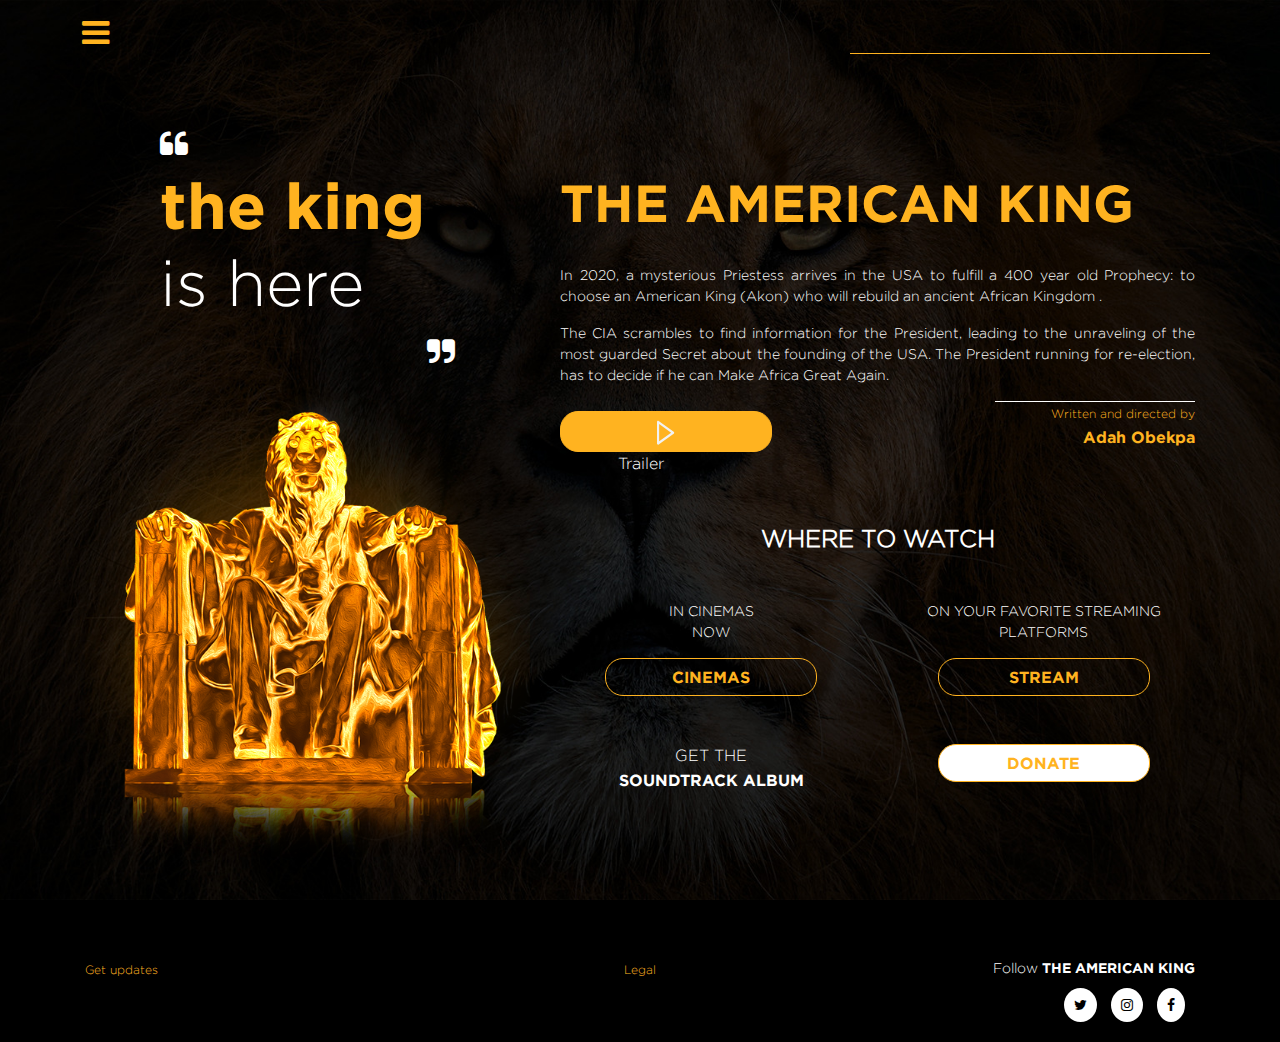
<file: index.html>
<!DOCTYPE html>
<html lang="en">
<head>
    <meta charset="UTF-8">
    <meta name="viewport" content="width=device-width, initial-scale=1, shrink-to-fit=no">
    <meta name="description"
          content="In 2020, a mysterious Priestess arrives in the USA to fulfill a 400 year old Prophecy: to choose an American King who will rebuild an ancient African Kingdom. The American King movie starring Akon, Nse Ikpe-Etim and Enyinna Nwigwe. Written and directed by Adah Obekpa.">
    <meta name="robots" content="index, follow">
    <title>The American King</title>
    <link rel="icon" href="assets/img/favicon.ico" type="image/ico">

    <meta property="og:title" content="The American King Movie">
    <meta property="og:description"
          content="In 2020, a mysterious Priestess arrives in the USA to fulfill a 400 year old Prophecy: to choose an American King who will rebuild an ancient African Kingdom. The American King movie starring Akon, Nse Ikpe-Etim and Enyinna Nwigwe. Written and directed by Adah Obekpa.">
    <meta property="og:image" content="assets/img/favicon.ico">
    <meta property="og:type" content="text/html">

    <meta property="og:url" content="https://theamericanking.org/index.html">

    <meta name="twitter:title" content="The American King Movie">
    <meta name="twitter:description"
          content="In 2020, a mysterious Priestess arrives in the USA to fulfill a 400 year old Prophecy: to choose an American King who will rebuild an ancient African Kingdom. The American King movie starring Akon, Nse Ikpe-Etim and Enyinna Nwigwe. Written and directed by Adah Obekpa.">
    <meta name="twitter:image" content="assets/img/favicon.ico">
    <meta name="twitter:card" content="assets/img/favicon.ico">
    <!-- CSS only -->
    <link rel="stylesheet" href="https://stackpath.bootstrapcdn.com/bootstrap/4.5.2/css/bootstrap.min.css"
          integrity="sha384-JcKb8q3iqJ61gNV9KGb8thSsNjpSL0n8PARn9HuZOnIxN0hoP+VmmDGMN5t9UJ0Z" crossorigin="anonymous">
    <link rel="stylesheet" href="https://cdnjs.cloudflare.com/ajax/libs/font-awesome/4.7.0/css/font-awesome.min.css">
    <link rel="stylesheet" href="assets/css/style.css">

</head>
<body>

<div>
    <div class="container-lg px-sm-0">
        <nav class="navbar px-sm-0">
            <button class="navbar-toggler collapsed border-0" type="button" data-toggle="collapse"
                    data-target="#navbarToggleExternalContent">
               <span class="navbar-toggler-icon">
                    <i class="fa fa-navicon"></i>
                </span>
                <i class="fa fa-close close-icon" aria-hidden="true"></i>
            </button>
            <div class="text-right hr-line"></div>
        </nav>

        <div class="collapse" id="navbarToggleExternalContent">
            <div class="p-4">

                <div class="row">
                    <div class="col-md-8">
                        <ul class="navbar-nav mr-auto mt-2 mt-lg-0">
                            <li class="nav-item active">
                                <a class="nav-link" href="index.html">Home <span class="sr-only">(current)</span></a>
                            </li>
                            <li class="nav-item">
                                <a class="nav-link" href="about.html">About the film</a>
                            </li>
                            <li class="nav-item">
                                <a class="nav-link" href="watch-now.html">Watch Now</a>
                            </li>
                            <li class="nav-item">
                                <a class="nav-link" href="streaming.html">Streaming platforms</a>
                            </li>
                            <li class="nav-item">
                                <a class="nav-link" href="soundtrack.html">Soundtrack Album</a>
                            </li>
                            <li class="nav-item">
                                <a class="nav-link" href="movie-posters.html">Movie Posters</a>
                            </li>
                        </ul>
                    </div>
                    <div class="col-md-4 side-menu">
                        <a href="watch-now.html">
                            <h3>Watch Now</h3>
                            <img src="assets/img/flier.jpg" class="img-fluid" alt="The american king flier">
                        </a>
                    </div>
                </div>


            </div>
        </div>

    </div>
</div>

<div class="content" id="content">
    <div class="container">
        <div class="row">
            <div class="col-md-5 col-sm-12 left-content">
                <div class="row">
                    <div class="col-md-12 col-6">

                        <div class="top-text">
                            <div>
                                <i class="fa fa-quote-left" aria-hidden="true"></i>
                            </div>
                            <h2>
                                <b> The King</b><br> is here
                            </h2>
                            <div class="text-right">
                                <i class="fa fa-quote-right" aria-hidden="true"></i>
                            </div>

                        </div>
                    </div>
                    <div class="col-md-12  col-6">

                        <img src="assets/img/tak.png" class="img-fluid animate-lion" alt="The american king">
                    </div>
                </div>


            </div>
            <div class="col-md-7 col-sm-12 right-content">
                <div>
                    <h1 class="animate-from-up">The american king</h1>

                    <div class="animate-from-bottom">
                        <p>
                            In 2020, a mysterious Priestess arrives in the USA to fulfill a 400 year old Prophecy: to
                            choose
                            an
                            American King (Akon) who will rebuild an ancient African Kingdom .
                        </p>
                        <p>
                            The CIA scrambles to find information for the President, leading to the unraveling of the
                            most
                            guarded Secret about the founding of the USA.
                            The President running for re-election, has to decide if he can Make Africa Great Again.
                        </p>
                    </div>

                    <div class="hr-line-white"></div>
                </div>


                <div class="row">
                    <div class="col-6" style="margin-top: 10px;">
                        <a href="https://youtu.be/LfjmnafJ-ys ">
                            <button class="site-btn trailer-btn"><img src="assets/img/icon.svg" alt="trailer">
                            </button>
                        </a>
                        <div class="trailer">
                            <span>Trailer</span>
                        </div>
                    </div>
                    <div class="col-6 trailer-side">
                        <span>Written and directed by</span><br>
                        <b>Adah Obekpa</b>
                    </div>


                </div>


                <div class="text-center">
                    <h3 class="top__watch my-5">Where to watch</h3>

                    <div class="row">

                        <div class="col-6">
                            <a href="watch-now.html">
                                <div class="where__watch">
                                    <p class="text-center">IN CINEMAS <br> NOW</p>
                                </div>

                                <button class="site-btn watch-btn">CINEMAS</button>
                            </a>


                        </div>
                        <div class="col-6">
                            <a href="streaming.html">
                                <div class="where__watch">
                                    <p class="text-center"> ON YOUR FAVORITE STREAMING
                                        PLATFORMS</p>
                                </div>

                                <button class="site-btn watch-btn">STREAM</button>
                            </a>


                        </div>

                    </div>
                    <div class="row mt-5">


                        <div class="col-6 soundtrack">
                            <a href="soundtrack.html">
                                Get the
                                <div><b>soundtrack album</b></div>
                            </a>
                        </div>

                        <div class="col-6 ">
                                <a href="https://www.paypal.com/cgi-bin/webscr?cmd=_donations&business=drscharity%40gmail.com&item_name=Doctors+charity&currency_code=USD">
                                    <button class="site-btn donate-btn">Donate</button>
                                </a>

                        </div>
                    </div>
                </div>


            </div>
        </div>
    </div>
</div>

<footer class="footer">
    <div class="container-lg">
        <div class="row">
            <div class="col-4">
                <span><a href="newsletter.html"> Get updates </a></span>
            </div>
            <div class="col-4 text-center">
                <span><a href="#"> Legal</a></span>
            </div>
            <div class="col-4 text-right social-links">
                Follow <b>The American King</b>
                <div style="padding-top: 10px">
                    <a href="https://twitter.com/TAKmovie2020" target="_blank"> <i class="fa fa-twitter"></i></a>
                    <a href="https://www.instagram.com/theamericanking2020/" target="_blank"> <i
                            class="fa fa-instagram"></i></a>
                    <a href="https://www.facebook.com/The-American-King-114682037056287/" target="_blank"> <i
                            class="fa fa-facebook"></i></a>
                </div>


            </div>

        </div>
    </div>

</footer>

</body>
<!-- JS, Popper.js, and jQuery -->
<script src="https://code.jquery.com/jquery-3.5.1.slim.min.js"
        integrity="sha384-DfXdz2htPH0lsSSs5nCTpuj/zy4C+OGpamoFVy38MVBnE+IbbVYUew+OrCXaRkfj"
        crossorigin="anonymous"></script>
<script src="https://cdn.jsdelivr.net/npm/popper.js@1.16.1/dist/umd/popper.min.js"
        integrity="sha384-9/reFTGAW83EW2RDu2S0VKaIzap3H66lZH81PoYlFhbGU+6BZp6G7niu735Sk7lN"
        crossorigin="anonymous"></script>
<script src="https://stackpath.bootstrapcdn.com/bootstrap/4.5.2/js/bootstrap.min.js"
        integrity="sha384-B4gt1jrGC7Jh4AgTPSdUtOBvfO8shuf57BaghqFfPlYxofvL8/KUEfYiJOMMV+rV"
        crossorigin="anonymous"></script>

</html>
</file>
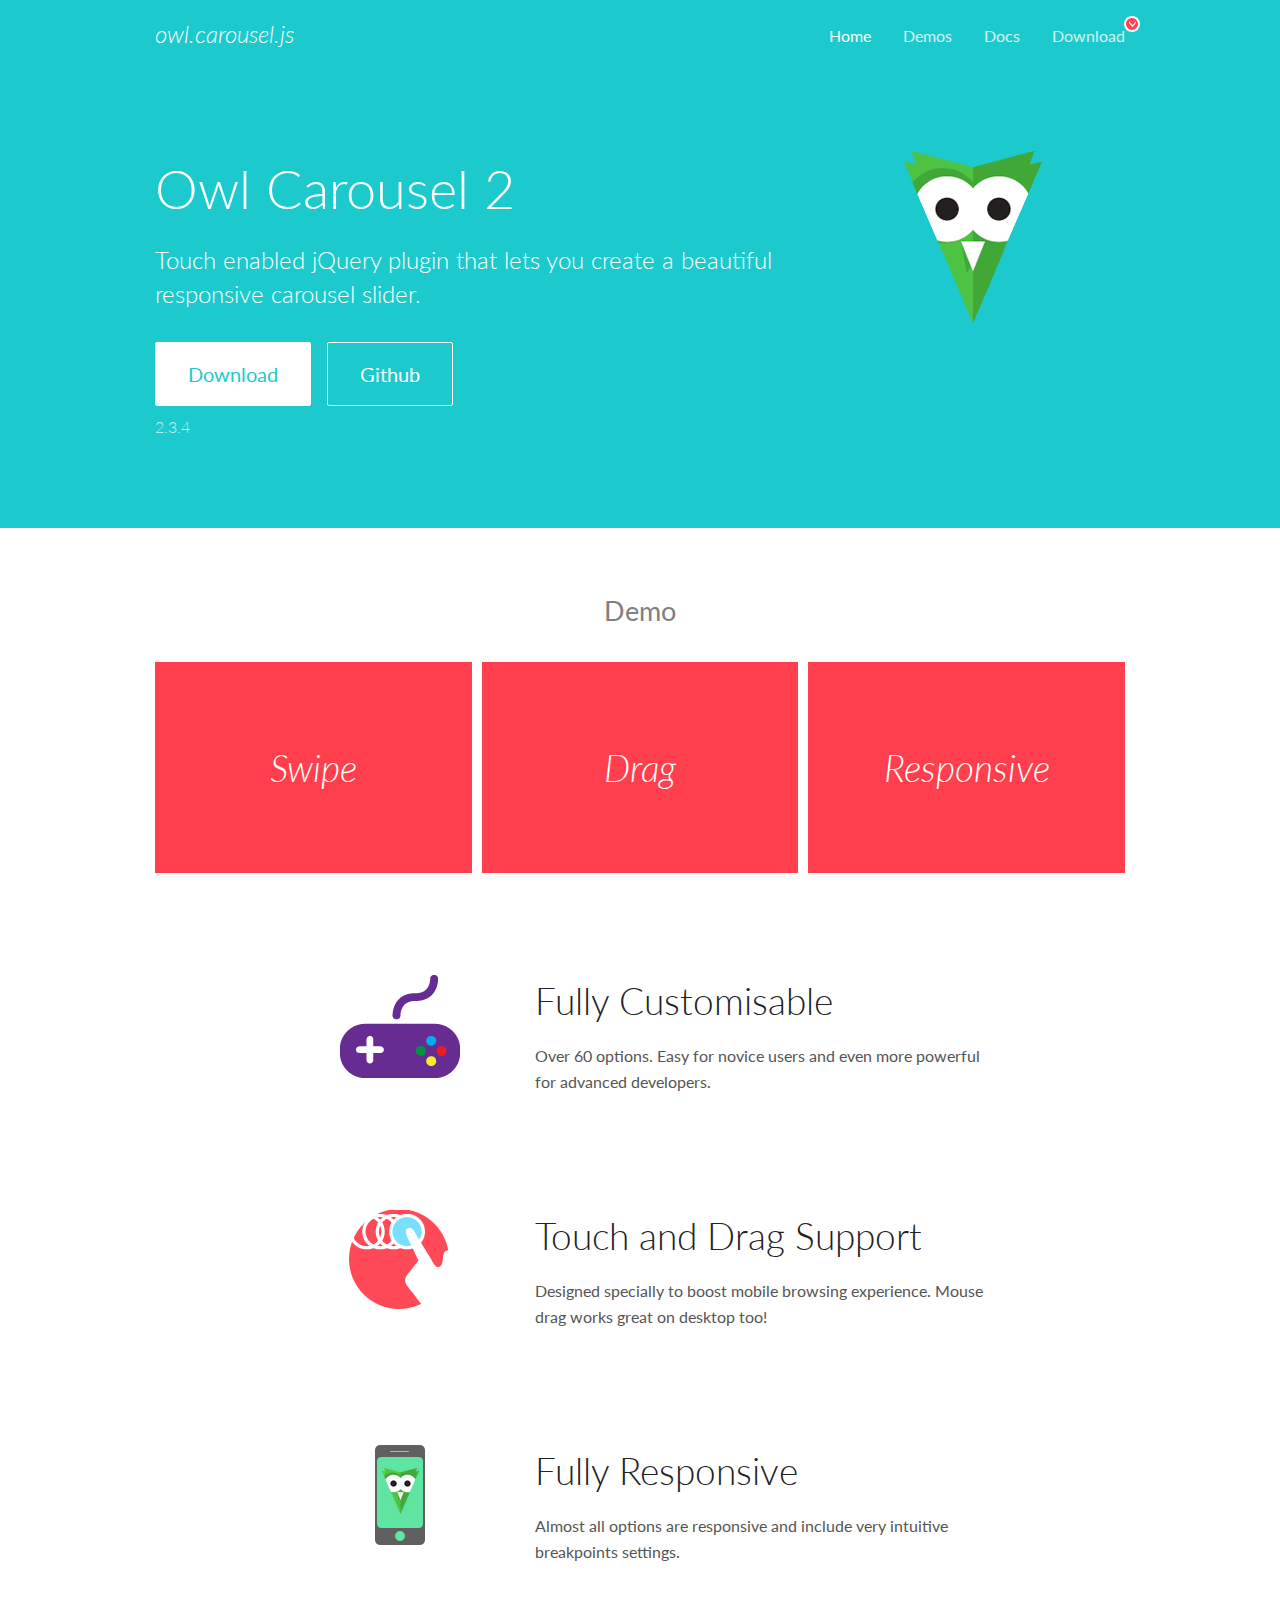
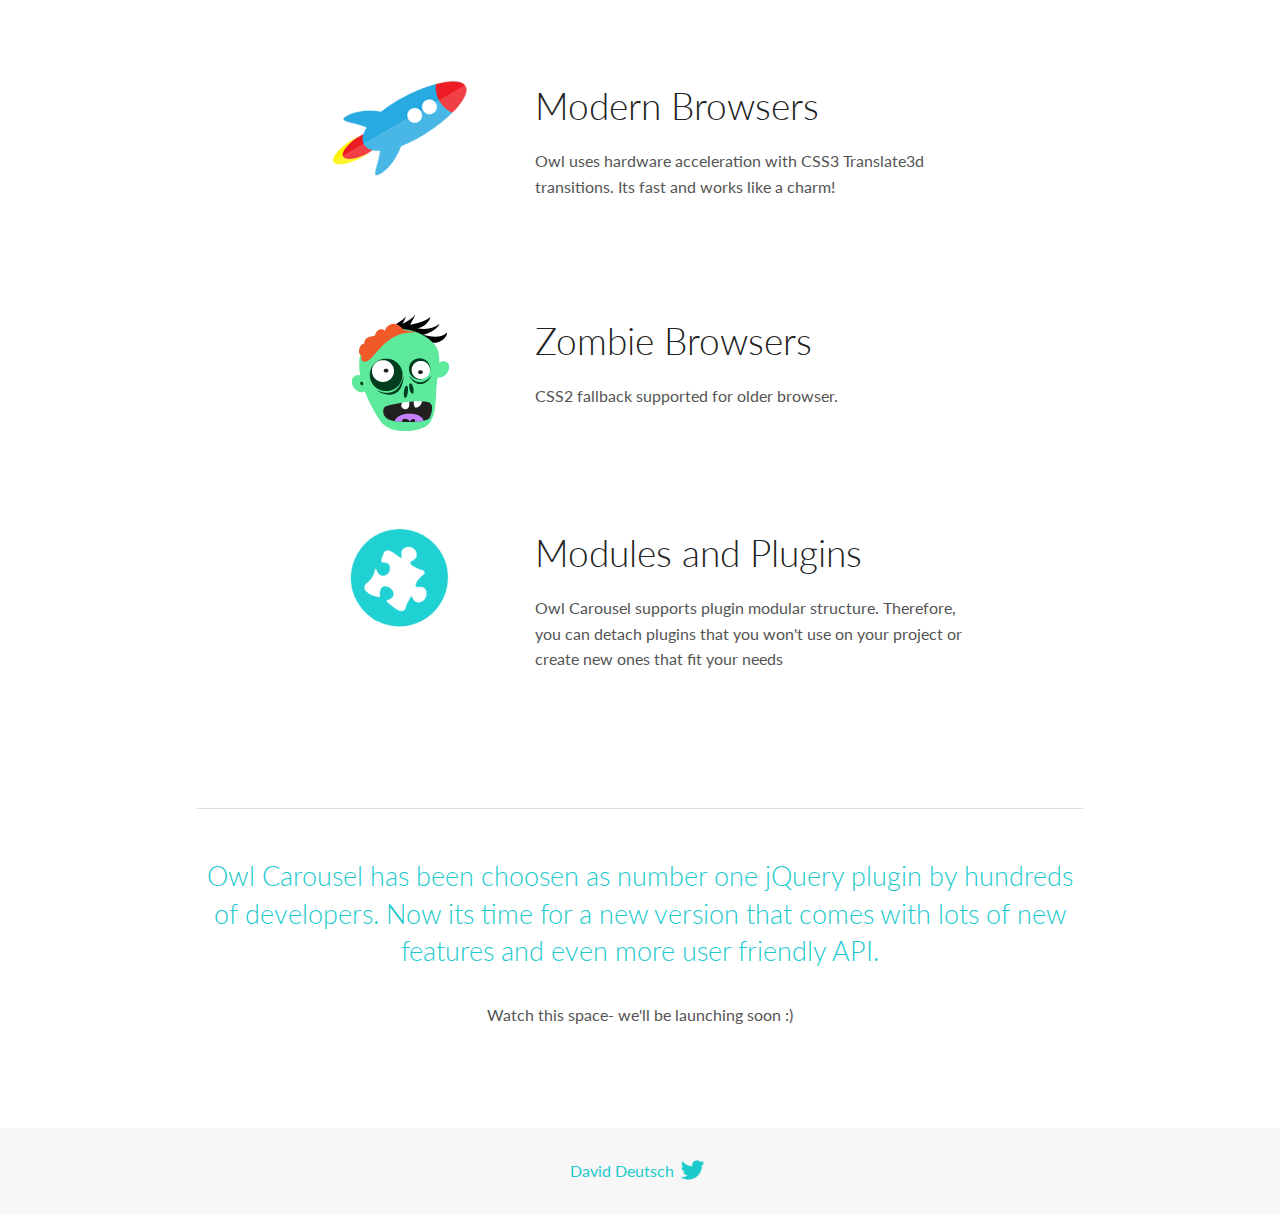
<file: assets/vendor/OwlCarousel/docs/index.html>
<!DOCTYPE html>
<html lang="en">
  <head>

    <!-- head -->
    <meta charset="utf-8">
    <meta name="msapplication-tap-highlight" content="no" />
    <meta name="viewport" content="width=device-width, initial-scale=1.0" />
    <meta name="description" content="Touch enabled jQuery plugin that lets you create beautiful responsive carousel slider.">
    <meta name="author" content="David Deutsch">
    <title>
      Home | Owl Carousel | 2.3.4
    </title>

    <!-- Stylesheets -->
    <link href='https://fonts.googleapis.com/css?family=Lato:300,400,700,400italic,300italic' rel='stylesheet' type='text/css'>
    <link rel="stylesheet" href="assets/css/docs.theme.min.css">

    <!-- Owl Stylesheets -->
    <link rel="stylesheet" href="assets/owlcarousel/assets/owl.carousel.min.css">
    <link rel="stylesheet" href="assets/owlcarousel/assets/owl.theme.default.min.css">

    <!-- HTML5 shim and Respond.js IE8 support of HTML5 elements and media queries -->

    <!--[if lt IE 9]>
      <script src="https://oss.maxcdn.com/libs/html5shiv/3.7.0/html5shiv.js"></script>
      <script src="https://oss.maxcdn.com/libs/respond.js/1.3.0/respond.min.js"></script>
    <![endif]-->

    <!-- Favicons -->
    <link rel="apple-touch-icon-precomposed" sizes="144x144" href="assets/ico/apple-touch-icon-144-precomposed.png">
    <link rel="shortcut icon" href="assets/ico/favicon.png">
    <link rel="shortcut icon" href="favicon.ico">

    <!-- Yeah i know js should not be in header. Its required for demos.-->

    <!-- javascript -->
    <script src="assets/vendors/jquery.min.js"></script>
    <script src="assets/owlcarousel/owl.carousel.js"></script>
  </head>
  <body>

    <!-- header -->
    <header class="header">
      <div class="row">
        <div class="large-12 columns">
          <div class="brand left">
            <h3>
              <a href="/OwlCarousel2/">owl.carousel.js</a> 
            </h3>
          </div>
          <a id="toggle-nav" class="right">
            <span></span> <span></span> <span></span> 
          </a> 
          <div class="nav-bar">
            <ul class="clearfix">
              <li class="active">
                <a href="/OwlCarousel2/index.html">Home</a> 
              </li>
              <li> <a href="/OwlCarousel2/demos/demos.html">Demos</a>  </li>
              <li> <a href="/OwlCarousel2/docs/started-welcome.html">Docs</a>  </li>
              <li>
                <a href="https://github.com/OwlCarousel2/OwlCarousel2/archive/2.3.4.zip">Download</a> 
                <span class="download"></span> 
              </li>
            </ul>
          </div>
        </div>
      </div>
    </header>

    <!-- home panel -->
    <section id="hero">
      <div class="row">
        <div class="large-8 medium-8 columns">
          <h1>Owl Carousel 2</h1>
          <h4>Touch enabled jQuery plugin that lets you create a beautiful responsive carousel slider.</h4>
          <a href="https://github.com/OwlCarousel2/OwlCarousel2/archive/2.3.4.zip" class="hero-button">Download</a> 
          <a href="https://github.com/OwlCarousel2/OwlCarousel2" class="hero-button outline">Github</a> 
          <p>2.3.4</p>
        </div>
        <div class="large-4 medium-4 columns">
          <img class="owl-logo" src="assets/img/owl-logo.png" alt="mr. Owl">
        </div>
      </div>
    </section>

    <!-- body -->
    <div class="home-demo">
      <div class="row">
        <div class="large-12 columns">
          <h3>Demo</h3>
          <div class="owl-carousel">
            <div class="item">
              <h2>Swipe</h2>
            </div>
            <div class="item">
              <h2>Drag</h2>
            </div>
            <div class="item">
              <h2>Responsive</h2>
            </div>
            <div class="item">
              <h2>CSS3</h2>
            </div>
            <div class="item">
              <h2>Fast</h2>
            </div>
            <div class="item">
              <h2>Easy</h2>
            </div>
            <div class="item">
              <h2>Free</h2>
            </div>
            <div class="item">
              <h2>Upgradable</h2>
            </div>
            <div class="item">
              <h2>Tons of options</h2>
            </div>
            <div class="item">
              <h2>Infinity</h2>
            </div>
            <div class="item">
              <h2>Auto Width</h2>
            </div>
          </div>
        </div>
      </div>
    </div>
    <script>
      var owl = $('.owl-carousel');
      owl.owlCarousel({
        margin: 10,
        loop: true,
        responsive: {
          0: {
            items: 1
          },
          600: {
            items: 2
          },
          1000: {
            items: 3
          }
        }
      })
    </script>

    <!-- features -->
    <div id="features">
      <div class="row">
        <div class="small-12 medium-9 small-centered columns">
          <section class="row feature">
            <div class="medium-4 small-12 columns">
              <img src="assets/img/feature-options.png" alt="">
            </div>
            <div class="medium-8 small-12 columns">
              <h2>Fully Customisable</h2>
              <p>Over 60 options. Easy for novice users and even more powerful for advanced developers.</p>
            </div>
          </section>
          <section class="row feature">
            <div class="medium-4 small-12 columns">
              <img src="assets/img/feature-drag.png" alt="">
            </div>
            <div class="medium-8 small-12 columns">
              <h2>Touch and Drag Support</h2>
              <p>Designed specially to boost mobile browsing experience. Mouse drag works great on desktop too!</p>
            </div>
          </section>
          <section class="row feature">
            <div class="medium-4 small-12 columns">
              <img src="assets/img/feature-responsive.png" alt="">
            </div>
            <div class="medium-8 small-12 columns">
              <h2>Fully Responsive</h2>
              <p>Almost all options are responsive and include very intuitive breakpoints settings.</p>
            </div>
          </section>
          <section class="row feature">
            <div class="medium-4 small-12 columns">
              <img src="assets/img/feature-modern.png" alt="">
            </div>
            <div class="medium-8 small-12 columns">
              <h2>Modern Browsers</h2>
              <p>Owl uses hardware acceleration with CSS3 Translate3d transitions. Its fast and works like a charm! </p>
            </div>
          </section>
          <section class="row feature">
            <div class="medium-4 small-12 columns">
              <img src="assets/img/feature-zombie.png" alt="">
            </div>
            <div class="medium-8 small-12 columns">
              <h2>Zombie Browsers</h2>
              <p>CSS2 fallback supported for older browser.</p>
            </div>
          </section>
          <section class="row feature">
            <div class="medium-4 small-12 columns">
              <img src="assets/img/feature-module.png" alt="">
            </div>
            <div class="medium-8 small-12 columns">
              <h2>Modules and Plugins</h2>
              <p>Owl Carousel supports plugin modular structure. Therefore, you can detach plugins that you won&#x27;t use on your project or create new ones that fit your needs</p>
            </div>
          </section>
        </div>
      </div>
    </div>

    <!-- footer -->
    <section id="teaser-text">
      <div class="row">
        <div class="small-12 medium-11 small-centered columns">
          <hr>
          <h3 id="owl-carousel-has-been-choosen-as-number-one-jquery-plugin-by-hundreds-of-developers-now-its-time-for-a-new-version-that-comes-with-lots-of-new-features-and-even-more-user-friendly-api-">Owl Carousel has been choosen as number one jQuery plugin by hundreds of developers. Now its time for a new version that comes with lots of new features and even more user friendly API.</h3>
          <p>Watch this space- we&#39;ll be launching soon :)</p>
        </div>
      </div>
    </section>

    <!-- footer -->
    <footer class="footer">
      <div class="row">
        <div class="large-12 columns">
          <h5>
            <a href="/OwlCarousel2/docs/support-contact.html">David Deutsch</a> 
            <a id="custom-tweet-button" href="https://twitter.com/share?url=https://github.com/OwlCarousel2/OwlCarousel2&text=Owl Carousel - This is so awesome! " target="_blank"></a> 
          </h5>
        </div>
      </div>
    </footer>

    <!-- vendors -->
    <script src="assets/vendors/highlight.js"></script>
    <script src="assets/js/app.js"></script>
  </body>
</html>
</file>
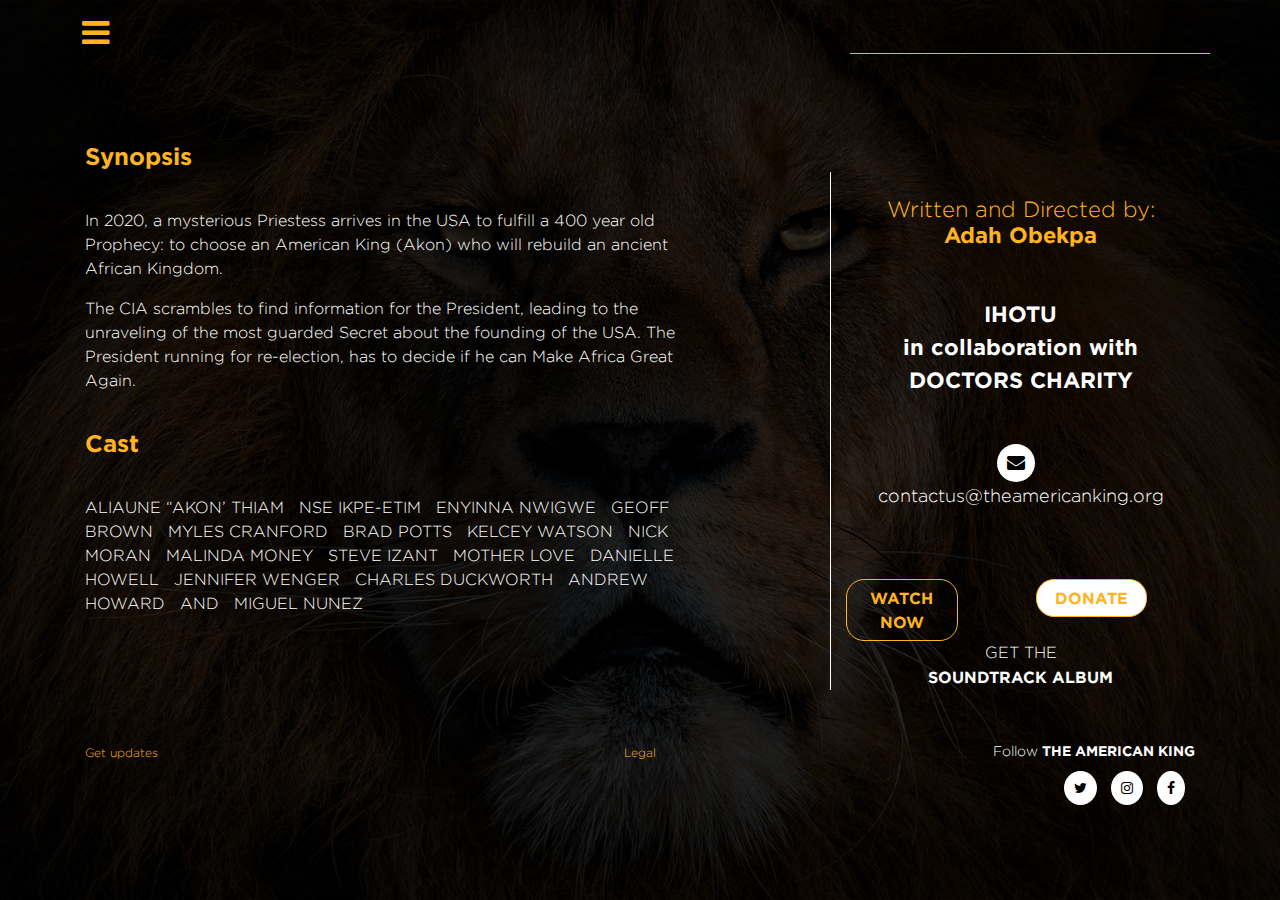
<file: about.html>
<!DOCTYPE html>
<html lang="en">
<head>
    <meta charset="UTF-8">
    <meta name="viewport" content="width=device-width, initial-scale=1, shrink-to-fit=no">
    <meta name="description"
          content="In 2020, a mysterious Priestess arrives in the USA to fulfill a 400 year old Prophecy: to choose an American King who will rebuild an ancient African Kingdom. The American King movie starring Akon, Nse Ikpe-Etim and Enyinna Nwigwe. Written and directed by Adah Obekpa. ">
    <meta name="robots" content="index, follow">
    <title>The American King</title>
    <link rel="icon" href="assets/img/favicon.ico" type="image/ico">

    <meta property="og:title" content="The American King Movie">
    <meta property="og:description"
          content="In 2020, a mysterious Priestess arrives in the USA to fulfill a 400 year old Prophecy: to choose an American King who will rebuild an ancient African Kingdom. The American King movie starring Akon, Nse Ikpe-Etim and Enyinna Nwigwe. Written and directed by Adah Obekpa.">
    <meta property="og:image" content="assets/img/favicon.ico">
    <meta property="og:type" content="text/html">

    <meta property="og:url" content="https://theamericanking.org/about.html">

    <meta name="twitter:title" content="The American King Movie">
    <meta name="twitter:description"
          content="In 2020, a mysterious Priestess arrives in the USA to fulfill a 400 year old Prophecy: to choose an American King who will rebuild an ancient African Kingdom. The American King movie starring Akon, Nse Ikpe-Etim and Enyinna Nwigwe. Written and directed by Adah Obekpa.">
    <meta name="twitter:image" content="assets/img/favicon.ico">
    <meta name="twitter:card" content="assets/img/favicon.ico">
    <!-- CSS only -->
    <link rel="stylesheet" href="https://stackpath.bootstrapcdn.com/bootstrap/4.5.2/css/bootstrap.min.css"
          integrity="sha384-JcKb8q3iqJ61gNV9KGb8thSsNjpSL0n8PARn9HuZOnIxN0hoP+VmmDGMN5t9UJ0Z" crossorigin="anonymous">
    <link rel="stylesheet" href="https://cdnjs.cloudflare.com/ajax/libs/font-awesome/4.7.0/css/font-awesome.min.css">
    <link rel="stylesheet" href="assets/css/style.css">
</head>
<body>


<div class="container-lg px-sm-0">
    <nav class="navbar px-sm-0">
        <button class="navbar-toggler collapsed border-0" type="button" data-toggle="collapse"
                data-target="#navbarToggleExternalContent">
               <span class="navbar-toggler-icon">
                    <i class="fa fa-navicon"></i>
                </span>
            <i class="fa fa-close close-icon" aria-hidden="true"></i>
        </button>
        <div class="text-right hr-line"></div>
    </nav>

    <div class="collapse" id="navbarToggleExternalContent">
        <div class="p-4">

            <div class="row">
                <div class="col-md-8">
                    <ul class="navbar-nav mr-auto mt-2 mt-lg-0">
                        <li class="nav-item active">
                            <a class="nav-link" href="index.html">Home <span class="sr-only">(current)</span></a>
                        </li>
                        <li class="nav-item">
                            <a class="nav-link" href="about.html">About the film</a>
                        </li>
                        <li class="nav-item">
                            <a class="nav-link" href="watch-now.html">Watch Now</a>
                        </li>
                        <li class="nav-item">
                            <a class="nav-link" href="streaming.html">Streaming platforms</a>
                        </li>
                        <li class="nav-item">
                            <a class="nav-link" href="soundtrack.html">Soundtrack Album</a>
                        </li>
                        <li class="nav-item">
                            <a class="nav-link" href="movie-posters.html">Movie Posters</a>
                        </li>
                    </ul>
                </div>
                <div class="col-md-4 side-menu">

                    <a href="watch-now.html">
                        <h3>Watch Now</h3>
                        <img src="assets/img/flier.jpg" class="img-fluid" alt="The american king flier">
                    </a>
                </div>
            </div>


        </div>
    </div>

</div>

<div class="content" id="content">
    <div class="container">
        <div class="row">
            <div class="col-md-7 col-sm-12 left-content">
                <div class="side-content">
                    <h4>Synopsis</h4>
                    <p>In 2020, a mysterious Priestess arrives in the USA to fulfill a 400 year old Prophecy: to choose
                        an
                        American King (Akon) who will rebuild an ancient African Kingdom. </p>
                    <p>The CIA scrambles to find information for the President, leading to the unraveling of the most
                        guarded Secret about the founding of the USA. The President running for re-election, has to
                        decide
                        if he can Make Africa Great Again.</p>

                    <h4>Cast</h4>
                    <p>
                        <span>ALIAUNE “AKON’ THIAM</span>
                        <span>NSE IKPE-ETIM</span>
                        <span>ENYINNA NWIGWE</span>
                        <span>GEOFF BROWN</span>
                        <span>MYLES CRANFORD</span>
                        <span>BRAD POTTS</span>
                        <span>KELCEY WATSON</span>
                        <span>NICK MORAN</span>
                        <span>MALINDA MONEY</span>
                        <span>STEVE IZANT</span>
                        <span> MOTHER LOVE</span>
                        <span>DANIELLE HOWELL</span>
                        <span>JENNIFER WENGER</span>
                        <span>CHARLES DUCKWORTH</span>
                        <span>ANDREW HOWARD</span>
                        <span>AND</span>
                        <span>MIGUEL NUNEZ</span>
                    </p>
                </div>

            </div>
            <div class="col-md-4 col-sm-12 ml-auto side-menu right-content">
                <div class="right-side-content mt-4">
                    <div class="animate-from-up text-center">
                        <h5>Written and Directed by:
                            <br> <b>Adah Obekpa</b>
                        </h5>
                    </div>

                    <div class="animate-from-bottom text-center mt-8">
                        <p>IHOTU<br> in collaboration with<br> DOCTORS CHARITY</p>

                        <div class="email mt-8">
                            <a href="mailto:contactus@theamericanking.org">
                                <i class="fa fa-envelope"></i>
                                <br>
                                contactus@theamericanking.org
                            </a>
                        </div>
                    </div>


                </div>


                <div class="row down-buttons">
                    <div class="col-6">
                        <a href="watch-now.html">
                            <button class="site-btn watch-btn">Watch Now</button>
                        </a>

                    </div>
                    <div class="col-6">
                        <a href="https://www.paypal.com/cgi-bin/webscr?cmd=_donations&business=drscharity%40gmail.com&item_name=Doctors+charity&currency_code=USD">
                            <button class="site-btn donate-btn">Donate</button>
                        </a>
                    </div>
                    <div class="col-12 soundtrack">
                        <a href="soundtrack.html"> Get the
                            <div><b>soundtrack album</b></div>
                        </a>
                    </div>
                </div>


            </div>
        </div>
    </div>
</div>

<footer class="footer">

    <div class="container-lg">
        <div class="row">
            <div class="col-4">
                <span><a href="newsletter.html"> Get updates </a></span>
            </div>
            <div class="col-4 text-center">
                <span><a href="#"> Legal</a></span>
            </div>
            <div class="col-4 text-right social-links">
                Follow <b>The American King</b>
                <div style="padding-top: 10px">
                    <a href="https://twitter.com/TAKmovie2020" target="_blank"> <i class="fa fa-twitter"></i></a>
                    <a href="https://www.instagram.com/theamericanking2020/" target="_blank"> <i
                            class="fa fa-instagram"></i></a>
                    <a href="https://www.facebook.com/The-American-King-114682037056287/" target="_blank"> <i
                            class="fa fa-facebook"></i></a>
                </div>


            </div>

        </div>
    </div>

</footer>

</body>
<!-- JS, Popper.js, and jQuery -->
<script src="https://code.jquery.com/jquery-3.5.1.slim.min.js"
        integrity="sha384-DfXdz2htPH0lsSSs5nCTpuj/zy4C+OGpamoFVy38MVBnE+IbbVYUew+OrCXaRkfj"
        crossorigin="anonymous"></script>
<script src="https://cdn.jsdelivr.net/npm/popper.js@1.16.1/dist/umd/popper.min.js"
        integrity="sha384-9/reFTGAW83EW2RDu2S0VKaIzap3H66lZH81PoYlFhbGU+6BZp6G7niu735Sk7lN"
        crossorigin="anonymous"></script>
<script src="https://stackpath.bootstrapcdn.com/bootstrap/4.5.2/js/bootstrap.min.js"
        integrity="sha384-B4gt1jrGC7Jh4AgTPSdUtOBvfO8shuf57BaghqFfPlYxofvL8/KUEfYiJOMMV+rV"
        crossorigin="anonymous"></script>

</html>
</file>
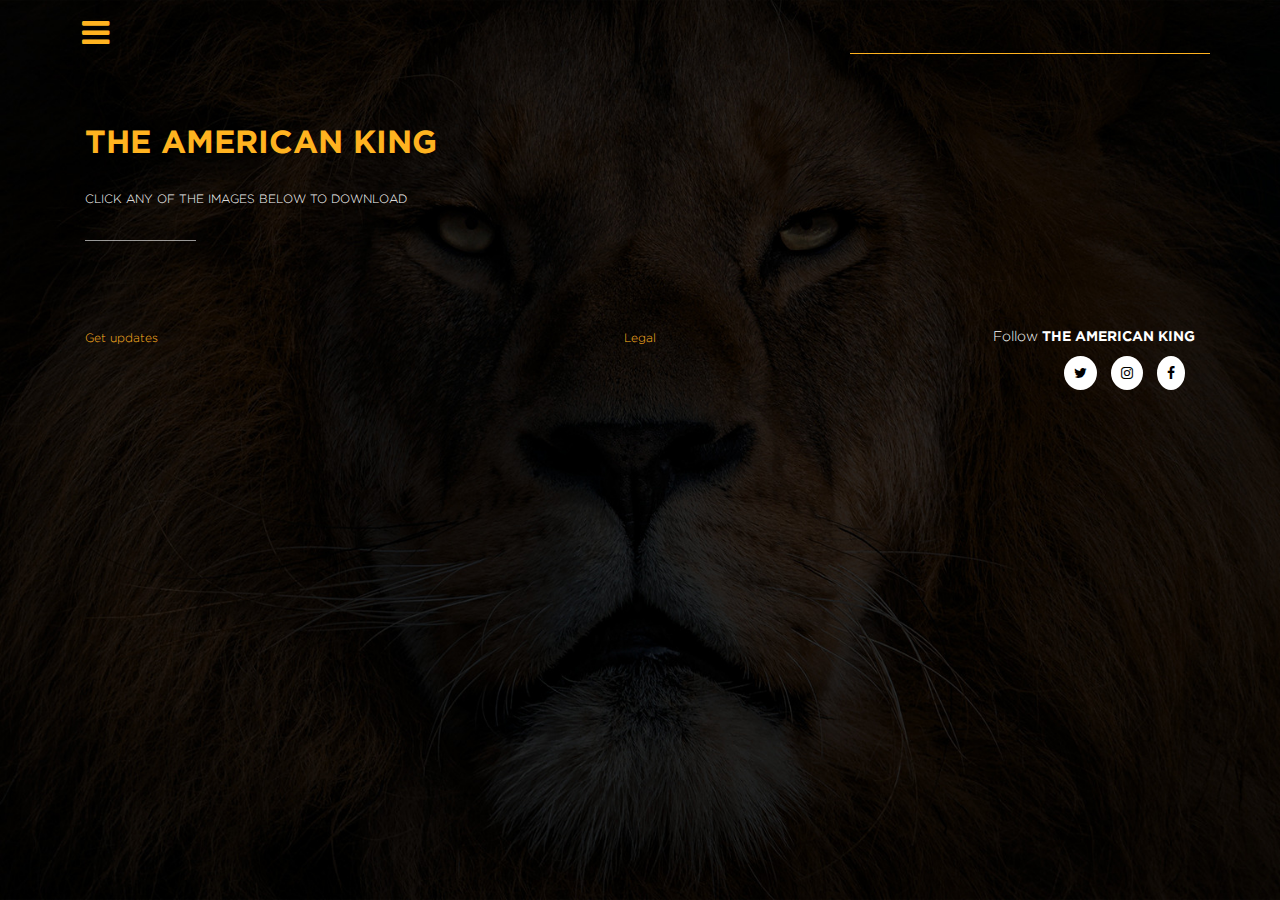
<file: movie-posters.html>
<!DOCTYPE html>
<html lang="en">
<head>
    <meta charset="UTF-8">
    <meta name="viewport" content="width=device-width, initial-scale=1, shrink-to-fit=no">
    <meta name="description" content="In 2020, a mysterious Priestess arrives in the USA to fulfill a 400 year old Prophecy: to choose an American King who will rebuild an ancient African Kingdom. The American King movie starring Akon, Nse Ikpe-Etim and Enyinna Nwigwe. Written and directed by Adah Obekpa.">
    <meta name="robots" content="index, follow">
    <title>The American King</title>
    <link rel="icon" href="assets/img/favicon.ico" type="image/ico">

    <meta property="og:title" content="The American King Movie">
    <meta property="og:description" content="In 2020, a mysterious Priestess arrives in the USA to fulfill a 400 year old Prophecy: to choose an American King who will rebuild an ancient African Kingdom. The American King movie starring Akon, Nse Ikpe-Etim and Enyinna Nwigwe. Written and directed by Adah Obekpa.">
    <meta property="og:image" content="assets/img/favicon.ico">
    <meta property="og:type" content="text/html">

    <meta property="og:url" content="https://theamericanking.org/movie-posters.html">

    <meta name="twitter:title" content="The American King Movie">
    <meta name="twitter:description" content="In 2020, a mysterious Priestess arrives in the USA to fulfill a 400 year old Prophecy: to choose an American King who will rebuild an ancient African Kingdom. The American King movie starring Akon, Nse Ikpe-Etim and Enyinna Nwigwe. Written and directed by Adah Obekpa.">
    <meta name="twitter:image" content="assets/img/favicon.ico">
    <meta name="twitter:card" content="assets/img/favicon.ico">
    <!-- CSS only -->
    <link rel="stylesheet" href="https://stackpath.bootstrapcdn.com/bootstrap/4.5.2/css/bootstrap.min.css"
          integrity="sha384-JcKb8q3iqJ61gNV9KGb8thSsNjpSL0n8PARn9HuZOnIxN0hoP+VmmDGMN5t9UJ0Z" crossorigin="anonymous">
    <link rel="stylesheet" href="https://cdnjs.cloudflare.com/ajax/libs/font-awesome/4.7.0/css/font-awesome.min.css">

    <link rel="stylesheet" href="assets/vendor/OwlCarousel/dist/assets/owl.carousel.min.css">
    <link rel="stylesheet" href="assets/vendor/OwlCarousel/dist/assets/owl.theme.default.min.css">
    <link rel="stylesheet" href="assets/css/style.css">

</head>
<body>


<div class="container-lg px-sm-0">
    <nav class="navbar px-sm-0">
        <button class="navbar-toggler collapsed border-0" type="button" data-toggle="collapse"
                data-target="#navbarToggleExternalContent">
               <span class="navbar-toggler-icon">
                    <i class="fa fa-navicon"></i>
                </span>
            <i class="fa fa-close close-icon" aria-hidden="true"></i>
        </button>
        <div class="text-right hr-line"></div>
    </nav>

    <div class="collapse" id="navbarToggleExternalContent">
        <div class="p-4">

            <div class="row">
                <div class="col-md-8">
                    <ul class="navbar-nav mr-auto mt-2 mt-lg-0">
                        <li class="nav-item active">
                            <a class="nav-link" href="index.html">Home <span class="sr-only">(current)</span></a>
                        </li>
                        <li class="nav-item">
                            <a class="nav-link" href="about.html">About the film</a>
                        </li>
                        <li class="nav-item">
                            <a class="nav-link" href="watch-now.html">Watch Now</a>
                        </li>
                        <li class="nav-item">
                            <a class="nav-link" href="streaming.html">Streaming platforms</a>
                        </li>
                        <li class="nav-item">
                            <a class="nav-link" href="soundtrack.html">Soundtrack Album</a>
                        </li>
                        <li class="nav-item">
                            <a class="nav-link" href="movie-posters.html">Movie Posters</a>
                        </li>
                    </ul>
                </div>
                <div class="col-md-4 side-menu">

                    <a href="watch-now.html">
                        <h3>Watch Now</h3>
                        <img src="assets/img/flier.jpg" class="img-fluid" alt="The american king flier">
                    </a>
                </div>
            </div>


        </div>
    </div>

</div>


<div class="content " id="content">
    <div class="container">
        <div class="row ">
            <div class="col-12 mb-5 poster" >
                <h1>THE AMERICAN KING</h1>
                <div>
                    <p>Click any of the images below to download</p>
                    <hr>
                </div>
            </div>
            <div class="col-md-8 col-sm-12 mx-auto">
                <div class="owl-carousel owl-theme">
                    <div class="item">
                        <a href="assets/img/posters/AmericanKingPoster__GOLD.jpg" title="ImageName" download>
                            <img src="assets/img/posters/AmericanKingPoster__GOLD.jpg" class="d-block w-100" alt="American King Poster">
                        </a>
                    </div>
                    <div class="item">
                        <a href="assets/img/posters/AmericanKingPoster__GOLD.jpg" title="ImageName" download>
                            <img src="assets/img/posters/AmericanKingPoster_black.jpg" class="d-block w-100" alt="American King Poster">
                        </a>
                    </div>
                    <div class="item">
                        <a href="assets/img/posters/AmericanKingPoster_film.jpg" title="ImageName" download>
                            <img src="assets/img/posters/AmericanKingPoster_film.jpg" class="d-block w-100" alt="American King Poster">
                        </a>
                    </div>
                    <div class="item">
                        <a href="assets/img/posters/AmericanKingPoster_filmStrips.jpg" title="ImageName" download>
                            <img src="assets/img/posters/AmericanKingPoster_filmStrips.jpg" class="d-block w-100" alt="American King Poster">
                        </a>
                    </div>
                    <div class="item">
                        <a href="assets/img/posters/AmericanKingPoster_one-sheet.jpg" title="ImageName" download>
                            <img src="assets/img/posters/AmericanKingPoster_one-sheet.jpg" class="d-block w-100" alt="American King Poster">
                        </a>
                    </div>
                    <div class="item">
                        <a href="assets/img/posters/AmericanKingPoster_one-sheet1.jpg" title="ImageName" download>
                            <img src="assets/img/posters/AmericanKingPoster_one-sheet1.jpg" class="d-block w-100" alt="American King Poster">
                        </a>
                    </div>
                    <div class="item">
                        <a href="assets/img/posters/AmericanKingPoster_one-sheet2.jpg" title="ImageName" download>
                            <img src="assets/img/posters/AmericanKingPoster_one-sheet2.jpg" class="d-block w-100" alt="American King Poster">
                        </a>

                    </div>
                    <div class="item">
                        <a href="assets/img/posters/AmericanKingPoster_one-sheet22.jpg" title="ImageName" download>
                            <img src="assets/img/posters/AmericanKingPoster_one-sheet22.jpg" class="d-block w-100" alt="American King Poster">
                        </a>
                    </div>
                </div>
            </div>
        </div>
    </div>

    <footer class="footer">
        <div class="container-lg">
            <div class="row">
                <div class="col-4">
                    <span><a href="newsletter.html"> Get updates </a></span>
                </div>
                <div class="col-4 text-center">
                    <span><a href="#"> Legal</a></span>
                </div>
                <div class="col-4 text-right social-links">
                    Follow <b>The American King</b>
                    <div style="padding-top: 10px">
                        <a href="https://twitter.com/TAKmovie2020" target="_blank"> <i class="fa fa-twitter"></i></a>
                        <a href="https://www.instagram.com/theamericanking2020/" target="_blank"> <i class="fa fa-instagram"></i></a>
                        <a href="https://www.facebook.com/The-American-King-114682037056287/" target="_blank"> <i class="fa fa-facebook"></i></a>
                    </div>


                </div>

            </div>
        </div>

    </footer>

</body>
<!-- JS, Popper.js, and jQuery -->
<script src="https://code.jquery.com/jquery-3.5.1.slim.min.js"
        integrity="sha384-DfXdz2htPH0lsSSs5nCTpuj/zy4C+OGpamoFVy38MVBnE+IbbVYUew+OrCXaRkfj"
        crossorigin="anonymous"></script>
<script src="https://cdn.jsdelivr.net/npm/popper.js@1.16.1/dist/umd/popper.min.js"
        integrity="sha384-9/reFTGAW83EW2RDu2S0VKaIzap3H66lZH81PoYlFhbGU+6BZp6G7niu735Sk7lN"
        crossorigin="anonymous"></script>
<script src="https://stackpath.bootstrapcdn.com/bootstrap/4.5.2/js/bootstrap.min.js"
        integrity="sha384-B4gt1jrGC7Jh4AgTPSdUtOBvfO8shuf57BaghqFfPlYxofvL8/KUEfYiJOMMV+rV"
        crossorigin="anonymous"></script>

<!-- <script src="https://ajax.googleapis.com/ajax/libs/jquery/3.5.1/jquery.min.js"></script> -->
<script src="assets/vendor/OwlCarousel/dist/owl.carousel.min.js"></script>
<script>
    $('.owl-carousel').owlCarousel({
        loop:true,
        margin:10,
        nav:true,
        smartSpeed :900,
        navText : ["<img src='assets/img/prev.png'>","<img src='assets/img/next.png'>"],
        // autoWidth:true,
        responsive:{
            0:{
                items:1
            },
            600:{
                items:2
            },
            1000:{
                items:2
            }
        }
    })
</script>
</html>
</file>
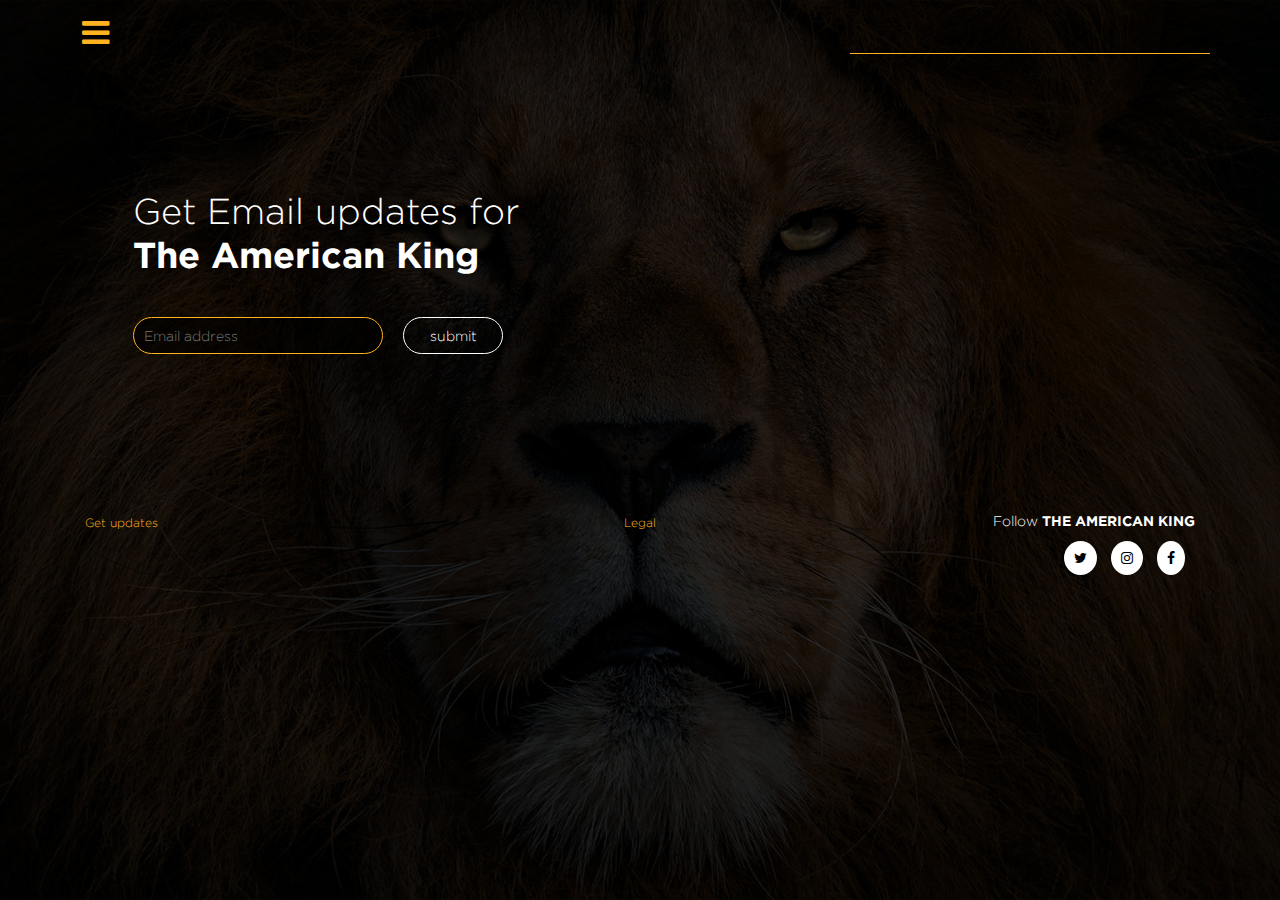
<file: newsletter.html>
<!DOCTYPE html>
<html lang="en">
<head>
    <meta charset="UTF-8">
    <meta name="viewport" content="width=device-width, initial-scale=1, shrink-to-fit=no">
    <meta name="description" content="In 2020, a mysterious Priestess arrives in the USA to fulfill a 400 year old Prophecy: to choose an American King who will rebuild an ancient African Kingdom. The American King movie starring Akon, Nse Ikpe-Etim and Enyinna Nwigwe. Written and directed by Adah Obekpa.">
    <meta name="robots" content="index, follow">
    <title>The American King</title>
    <link rel="icon" href="assets/img/favicon.ico" type="image/ico">

    <meta property="og:title" content="The American King Movie">
    <meta property="og:description" content="In 2020, a mysterious Priestess arrives in the USA to fulfill a 400 year old Prophecy: to choose an American King who will rebuild an ancient African Kingdom. The American King movie starring Akon, Nse Ikpe-Etim and Enyinna Nwigwe. Written and directed by Adah Obekpa.">
    <meta property="og:image" content="assets/img/favicon.ico">
    <meta property="og:type" content="text/html">

    <meta property="og:url" content="https://theamericanking.org/newsletter.html">

    <meta name="twitter:title" content="The American King Movie">
    <meta name="twitter:description" content="In 2020, a mysterious Priestess arrives in the USA to fulfill a 400 year old Prophecy: to choose an American King who will rebuild an ancient African Kingdom. The American King movie starring Akon, Nse Ikpe-Etim and Enyinna Nwigwe. Written and directed by Adah Obekpa.">
    <meta name="twitter:image" content="assets/img/favicon.ico">
    <meta name="twitter:card" content="assets/img/favicon.ico">
    <!-- CSS only -->
    <link rel="stylesheet" href="https://stackpath.bootstrapcdn.com/bootstrap/4.5.2/css/bootstrap.min.css"
          integrity="sha384-JcKb8q3iqJ61gNV9KGb8thSsNjpSL0n8PARn9HuZOnIxN0hoP+VmmDGMN5t9UJ0Z" crossorigin="anonymous">
    <link rel="stylesheet" href="https://cdnjs.cloudflare.com/ajax/libs/font-awesome/4.7.0/css/font-awesome.min.css">
    <link rel="stylesheet" href="assets/css/style.css">
</head>
<body>


<div class="container-lg px-sm-0">
    <nav class="navbar px-sm-0">
        <button class="navbar-toggler collapsed border-0" type="button" data-toggle="collapse"
                data-target="#navbarToggleExternalContent">
               <span class="navbar-toggler-icon">
                    <i class="fa fa-navicon"></i>
                </span>
            <i class="fa fa-close close-icon" aria-hidden="true"></i>
        </button>
        <div class="text-right hr-line"></div>
    </nav>

    <div class="collapse" id="navbarToggleExternalContent">
        <div class="p-4">
            <div class="row">
                <div class="col-md-8">
                    <ul class="navbar-nav mr-auto mt-2 mt-lg-0">
                        <li class="nav-item active">
                            <a class="nav-link" href="index.html">Home <span class="sr-only">(current)</span></a>
                        </li>
                        <li class="nav-item">
                            <a class="nav-link" href="about.html">About the film</a>
                        </li>
                        <li class="nav-item">
                            <a class="nav-link" href="watch-now.html">Watch Now</a>
                        </li>
                        <li class="nav-item">
                            <a class="nav-link" href="streaming.html">Streaming platforms</a>
                        </li>
                        <li class="nav-item">
                            <a class="nav-link" href="soundtrack.html">Soundtrack Album</a>
                        </li>
                        <li class="nav-item">
                            <a class="nav-link" href="movie-posters.html">Movie Posters</a>
                        </li>
                    </ul>
                </div>
                <div class="col-md-4 side-menu">
                    <a href="watch-now.html">
                        <h3>Watch Now</h3>
                        <img src="assets/img/flier.jpg" class="img-fluid" alt="The american king flier">
                    </a>
                </div>
            </div>
        </div>
    </div>
</div>

<div class="content my-10" id="content">
    <div class="container">
        <div class="row news-page">
            <div class="col-12 mx-sm-5">
                <div>
                    <h2>Get Email updates for<br> <b>The American King</b></h2>
                </div>
                <form class="form-inline" action="mail/mail.php" method="post">

                    <div class="form-group mb-2">

                        <input type="email" class="input-email" id="email" placeholder="Email address">
                    </div>
                    <input type="submit" class="submit-btn mb-2" value="submit">
                </form>
            </div>
        </div>
    </div>
</div>

<footer class="footer">
    <div class="container-lg">
        <div class="row">
            <div class="col-4">
                <span><a href="newsletter.html"> Get updates </a></span>
            </div>
            <div class="col-4 text-center">
                <span><a href="#"> Legal</a></span>
            </div>
            <div class="col-4 text-right social-links">
                Follow <b>The American King</b>
                <div style="padding-top: 10px">
                    <a href="https://twitter.com/TAKmovie2020" target="_blank"> <i class="fa fa-twitter"></i></a>
                    <a href="https://www.instagram.com/theamericanking2020/" target="_blank"> <i class="fa fa-instagram"></i></a>
                    <a href="https://www.facebook.com/The-American-King-114682037056287/" target="_blank"> <i class="fa fa-facebook"></i></a>
                </div>
            </div>
        </div>
    </div>

</footer>

</body>
<!-- JS, Popper.js, and jQuery -->
<script src="https://code.jquery.com/jquery-3.5.1.slim.min.js"
        integrity="sha384-DfXdz2htPH0lsSSs5nCTpuj/zy4C+OGpamoFVy38MVBnE+IbbVYUew+OrCXaRkfj"
        crossorigin="anonymous"></script>
<script src="https://cdn.jsdelivr.net/npm/popper.js@1.16.1/dist/umd/popper.min.js"
        integrity="sha384-9/reFTGAW83EW2RDu2S0VKaIzap3H66lZH81PoYlFhbGU+6BZp6G7niu735Sk7lN"
        crossorigin="anonymous"></script>
<script src="https://stackpath.bootstrapcdn.com/bootstrap/4.5.2/js/bootstrap.min.js"
        integrity="sha384-B4gt1jrGC7Jh4AgTPSdUtOBvfO8shuf57BaghqFfPlYxofvL8/KUEfYiJOMMV+rV"
        crossorigin="anonymous"></script>

</html>
</file>
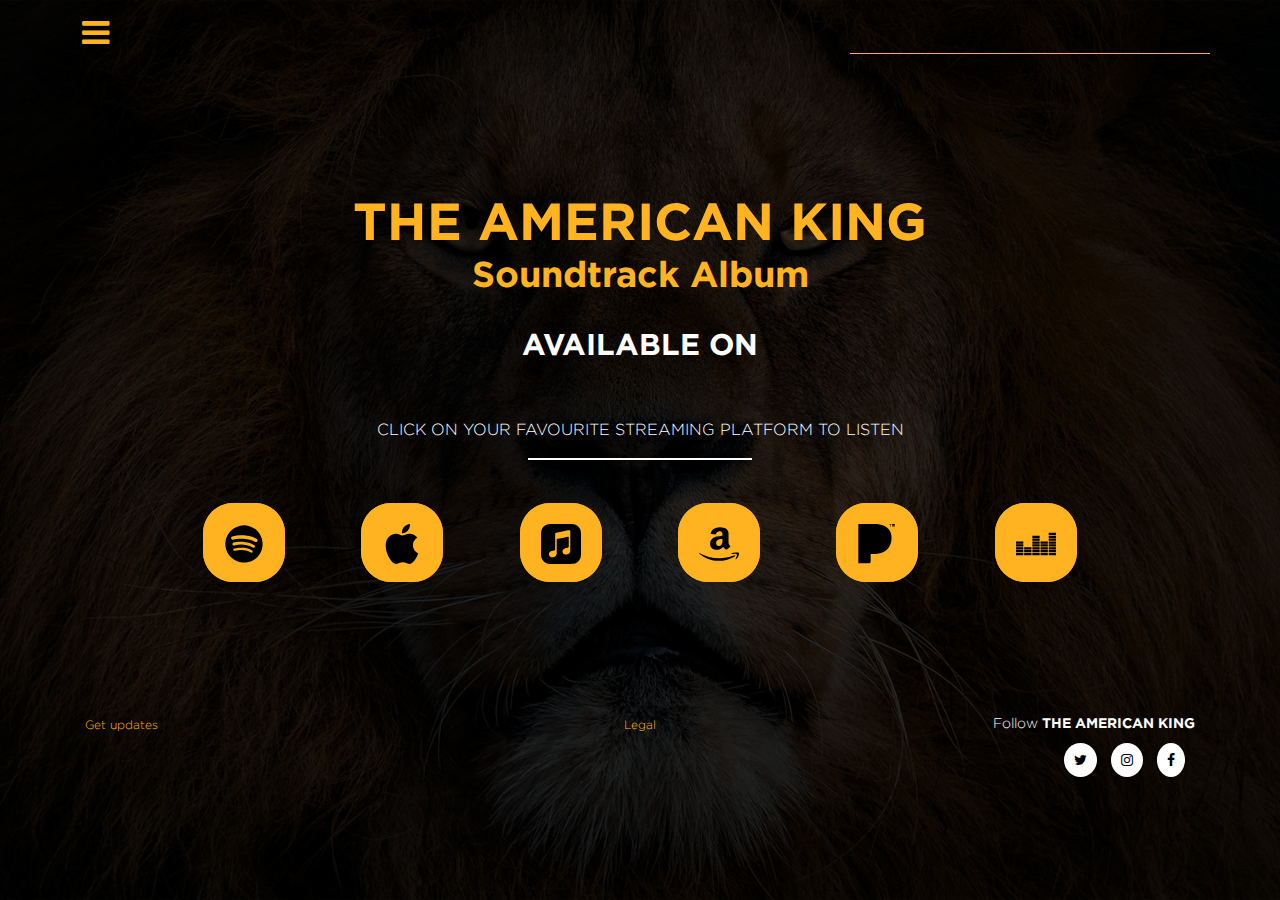
<file: soundtrack.html>
<!DOCTYPE html>
<html lang="en">
<head>
    <meta charset="UTF-8">
    <meta name="viewport" content="width=device-width, initial-scale=1, shrink-to-fit=no">
    <meta name="description" content="The complete soundtrack for the American King Movie 2020 on all your favorite platforms. The American King movie starring Akon, Nse Ikpe-Etim and Enyinna Nwigwe. Written and directed by Adah Obekpa. ">
    <meta name="robots" content="index, follow">
    <title>The American King</title>
    <link rel="icon" href="assets/img/favicon.ico" type="image/ico">

    <meta property="og:title" content="The American King Movie">
    <meta property="og:description" content="The complete soundtrack for the American King Movie 2020 on all your favorite platforms. The American King movie starring Akon, Nse Ikpe-Etim and Enyinna Nwigwe. Written and directed by Adah Obekpa.">
    <meta property="og:image" content="assets/img/favicon.ico">
    <meta property="og:type" content="text/html">

    <meta property="og:url" content="https://theamericanking.org/soundtrack.html">

    <meta name="twitter:title" content="The American King Movie">
    <meta name="twitter:description" content="The complete soundtrack for the American King Movie 2020 on all your favorite platforms. The American King movie starring Akon, Nse Ikpe-Etim and Enyinna Nwigwe. Written and directed by Adah Obekpa.">
    <meta name="twitter:image" content="assets/img/favicon.ico">
    <meta name="twitter:card" content="assets/img/favicon.ico">
    <!-- CSS only -->
    <link rel="stylesheet" href="https://stackpath.bootstrapcdn.com/bootstrap/4.5.2/css/bootstrap.min.css"
          integrity="sha384-JcKb8q3iqJ61gNV9KGb8thSsNjpSL0n8PARn9HuZOnIxN0hoP+VmmDGMN5t9UJ0Z" crossorigin="anonymous">
    <link rel="stylesheet" href="https://cdnjs.cloudflare.com/ajax/libs/font-awesome/4.7.0/css/font-awesome.min.css">
    <link rel="stylesheet" href="assets/css/style.css">
</head>
<body>


<div class="container-lg px-sm-0">
    <nav class="navbar px-sm-0">
        <button class="navbar-toggler collapsed border-0" type="button" data-toggle="collapse"
                data-target="#navbarToggleExternalContent">
               <span class="navbar-toggler-icon">
                    <i class="fa fa-navicon"></i>
                </span>
            <i class="fa fa-close close-icon" aria-hidden="true"></i>
        </button>
        <div class="text-right hr-line"></div>
    </nav>

    <div class="collapse" id="navbarToggleExternalContent">
        <div class="p-4">
            <div class="row">
                <div class="col-md-8">
                    <ul class="navbar-nav mr-auto mt-2 mt-lg-0">
                        <li class="nav-item active">
                            <a class="nav-link" href="index.html">Home <span class="sr-only">(current)</span></a>
                        </li>
                        <li class="nav-item">
                            <a class="nav-link" href="about.html">About the film</a>
                        </li>
                        <li class="nav-item">
                            <a class="nav-link" href="watch-now.html">Watch Now</a>
                        </li>
                        <li class="nav-item">
                            <a class="nav-link" href="streaming.html">Streaming platforms</a>
                        </li>
                        <li class="nav-item">
                            <a class="nav-link" href="soundtrack.html">Soundtrack Album</a>
                        </li>

                        <li class="nav-item">
                            <a class="nav-link" href="movie-posters.html">Movie Posters</a>
                        </li>
                    </ul>
                </div>
                <div class="col-md-4 side-menu">
                    <a href="watch-now.html">
                        <h3>Watch Now</h3>
                        <img src="assets/img/flier.jpg" class="img-fluid" alt="The american king flier">
                    </a>
                </div>
            </div>
        </div>
    </div>
</div>

<div class="content my-10" id="content">
    <div class="container">
        <div class="row text-center watch-page">
            <div class="col-12">
                <h1>THE AMERICAN KING</h1>
                <h4>Soundtrack Album</h4>
            </div>
            <div class="col-12">
                <h3>Available on</h3>
            </div>

            <div class="col-12 mt-5">
                <p>CLICK ON YOUR FAVOURITE STREAMING PLATFORM TO LISTEN</p>
                <hr style="color: #fff;border: 1px solid;width:20%">
            </div>

            <div class="col-lg-10 col-md-12 mt-8 mx-auto sound__icons">
                <div class="row">
                    <div class="col-2 sound__div">
                        <a href="https://found.ee/iym3" target="_blank" title="Spotify"> <svg xmlns="http://www.w3.org/2000/svg" viewBox="0 0 30 30"><path d="M13.894 1.056c-4.584.4-8.563 2.873-10.909 6.783-1.036 1.725-1.645 3.554-1.909 5.723-.076.62-.064 2.37.024 3.042.416 3.297 1.825 6.147 4.151 8.404a13.923 13.923 0 008.463 3.902c1.024.092 2.625.032 3.634-.14 5.82-1 10.416-5.595 11.417-11.414.172-1.008.232-2.61.14-3.634-.372-4.026-2.458-7.672-5.764-10.069-1.874-1.36-4.04-2.213-6.405-2.521-.717-.092-2.182-.132-2.842-.076zm1.16 7.444c3.395.268 6.193.976 8.587 2.169 1.185.592 1.385.764 1.525 1.32.152.589-.136 1.185-.7 1.461-.193.096-.273.112-.565.112h-.34l-.56-.304c-2.21-1.196-4.7-1.873-7.986-2.165-.777-.068-3.363-.068-4.124 0-1.325.12-2.485.316-3.518.592-.837.228-1.25.172-1.65-.228A1.287 1.287 0 015.677 9.7c.252-.284.468-.376 1.349-.6 1.385-.352 2.898-.56 4.767-.656.496-.024 2.706.012 3.263.056zm-.664 4.802c2.97.252 5.82 1.1 8.05 2.405.484.28.677.48.765.789.16.544-.16 1.156-.693 1.332a1.48 1.48 0 01-.404.028c-.248-.012-.312-.04-.889-.36-1.265-.704-2.474-1.168-4.03-1.549-2.92-.716-6.242-.724-8.9-.02-.82.22-.844.225-1.056.197a1.045 1.045 0 01-.809-.549c-.1-.18-.116-.256-.116-.512 0-.26.016-.328.124-.52.18-.316.368-.444.88-.593 1.218-.356 2.699-.6 4.164-.688.68-.04 2.202-.02 2.914.04zm.344 4.582c2.218.237 4.155.845 5.98 1.873.637.36.805.577.777 1.013-.02.336-.164.552-.472.708-.34.176-.516.144-1.149-.216-3.15-1.78-6.93-2.197-11.484-1.257-.465.097-.689.125-.801.105-.44-.085-.697-.393-.697-.845 0-.356.149-.608.44-.76.385-.196 2.763-.58 4.224-.68.716-.049 2.482-.017 3.182.06z"></path></svg></a>
                    </div>
                    <div class="col-2 sound__div">
                        <a href="https://found.ee/3M1l" target="_blank" title="Apple music"> <svg xmlns="http://www.w3.org/2000/svg" viewBox="0 0 512 512" class="social_media_svg" pointer-events="bounding-box"><path d="M395.748 272.046c-.646-64.841 52.88-95.938 55.271-97.483-30.075-44.01-76.925-50.039-93.62-50.736-39.871-4.037-77.798 23.474-98.033 23.474-20.184 0-51.409-22.877-84.476-22.276-43.458.646-83.529 25.269-105.906 64.19-45.152 78.35-11.563 194.42 32.445 257.963 21.504 31.104 47.146 66.038 80.813 64.79 32.421-1.294 44.681-20.979 83.878-20.979 39.196 0 50.215 20.979 84.524 20.335 34.888-.648 56.991-31.699 78.347-62.898 24.694-36.084 34.862-71.019 35.462-72.812-.775-.354-68.031-26.119-68.705-103.568zM331.28 81.761C349.149 60.082 361.21 30.005 357.92 0c-25.739 1.048-56.938 17.145-75.405 38.775-16.57 19.188-31.075 49.813-27.188 79.218 28.734 2.242 58.065-14.602 75.953-36.232z"></path></svg></a>
                    </div>
                    <div class="col-2 sound__div">
                        <a href="https://found.ee/QSJK" target="_blank" title="iTunes"><svg xmlns="http://www.w3.org/2000/svg" viewBox="0 0 28.188 28.195" class="social_media_svg" pointer-events="bounding-box"><path d="M28.187 7.195c-.001-.867-.076-1.728-.282-2.574-.372-1.536-1.247-2.713-2.561-3.573A5.869 5.869 0 0023.14.193a12.446 12.446 0 00-1.838-.177c-.048-.002-.098-.009-.146-.014H7.032l-.534.03c-.878.05-1.75.146-2.575.472C2.351 1.126 1.219 2.21.555 3.768.33 4.296.212 4.856.129 5.423c-.067.46-.105.922-.118 1.387-.001.036-.009.072-.012.108v14.359l.03.498c.059.957.181 1.908.584 2.787.764 1.668 2.041 2.764 3.799 3.291.495.149 1.005.22 1.519.268a20.62 20.62 0 001.957.072c4.319 0 8.638 0 12.957-.002.617 0 1.231-.039 1.844-.116.967-.124 1.876-.412 2.697-.952a5.919 5.919 0 002.208-2.594c.219-.495.344-1.021.434-1.555.134-.793.163-1.595.162-2.397-.002-4.461.001-8.921-.003-13.382m-7.545 4.687c0 2.237.001 4.474-.001 6.71 0 .49-.067.971-.285 1.417-.339.694-.894 1.13-1.63 1.339-.41.117-.829.184-1.256.203a2.193 2.193 0 01-2.284-1.804 2.208 2.208 0 011.221-2.374c.38-.188.786-.293 1.196-.381.444-.096.89-.18 1.332-.282.322-.074.537-.271.6-.606.015-.074.021-.151.021-.227.001-2.132.001-4.263-.001-6.394a.88.88 0 00-.03-.217c-.046-.177-.175-.285-.357-.275a4.05 4.05 0 00-.558.078c-.893.176-1.785.357-2.677.537l-2.734.552-1.614.326c-.019.004-.038.01-.056.015-.325.09-.443.239-.458.575-.002.051-.001.102-.001.154-.001 3.056 0 6.113-.002 9.168 0 .494-.055.982-.253 1.441-.327.754-.905 1.223-1.685 1.45a5.202 5.202 0 01-1.263.202c-1.126.042-2.061-.706-2.254-1.814-.167-.955.27-1.98 1.354-2.439.419-.176.859-.273 1.301-.365.337-.071.675-.135 1.011-.207.449-.098.684-.38.703-.839.002-.06.001-.117.001-.177 0-3.477 0-6.955.002-10.432 0-.145.015-.294.049-.435.082-.335.321-.526.641-.609.3-.078.605-.132.909-.194l2.583-.52 2.669-.539c.786-.159 1.572-.32 2.36-.475.258-.051.52-.103.78-.124.364-.029.614.2.651.566.009.087.014.175.014.263.002 2.245.002 4.489.001 6.733z"></path></svg></a>
                    </div>
                    <div class="col-2 sound__div">
                        <a href="https://found.ee/nlRi" target="_blank" title="Amazon"> <svg xmlns="http://www.w3.org/2000/svg" viewBox="0 0 26.617 26.617" class="social_media_svg" pointer-events="bounding-box"><path d="M.148 19.79c-.1-.077-.148-.148-.148-.215 0-.043.015-.082.048-.115a.252.252 0 01.197-.099.43.43 0 01.215.068c1.847 1.047 3.881 1.866 6.109 2.457 2.226.592 4.533.887 6.916.887 1.516 0 3.059-.135 4.635-.405a28.068 28.068 0 004.715-1.244 3.82 3.82 0 01.331-.115c.109-.035.228-.077.349-.131a.558.558 0 01.331-.035c.109.022.188.07.233.148.03.056.051.117.063.182 0 .131-.063.236-.197.313-.179.129-.364.25-.555.353a9.904 9.904 0 00-.555.323c-1.422.766-2.983 1.34-4.688 1.72a22.69 22.69 0 01-4.959.57c-2.538 0-4.915-.413-7.122-1.236A19.889 19.889 0 01.148 19.79zM15.62 7.506c0-.324-.003-.657-.016-1.002a1.599 1.599 0 00-.312-.917 1.488 1.488 0 00-.698-.551 2.39 2.39 0 00-.861-.167h-.214a2.941 2.941 0 00-1.35.458c-.403.263-.663.655-.785 1.177a.683.683 0 01-.452.518l-2.713-.344a.809.809 0 01-.316-.147c-.103-.076-.132-.202-.091-.376.155-.719.424-1.326.807-1.815.385-.491.84-.892 1.367-1.202a6.204 6.204 0 011.719-.687 11.608 11.608 0 011.868-.286h.576a9.54 9.54 0 012.222.286c.789.19 1.474.531 2.055 1.021.34.292.595.613.768.955.17.343.285.703.352 1.078.066.375.099.77.099 1.183v5.456c0 .635.11 1.123.328 1.468.218.346.464.673.73.983a.546.546 0 01.128.343.382.382 0 01-.161.306c-.273.241-.625.522-1.058.843-.433.321-.794.602-1.082.843-.2.125-.443.136-.731.031-.455-.366-.77-.652-.949-.852l-.679-.787a7.731 7.731 0 01-1.325 1.033 5.52 5.52 0 01-1.328.575c-.604.125-1.279.189-2.02.189-1.173 0-2.156-.331-2.95-.99-.792-.66-1.188-1.649-1.188-2.968 0-1.089.272-1.999.818-2.729.546-.728 1.273-1.275 2.189-1.643.47-.2.97-.353 1.504-.458a21.085 21.085 0 011.667-.26c.382-.043.746-.077 1.095-.1.348-.022.679-.056.985-.1v-.365h.002zm0 2.518c-.361 0-.725.011-1.083.032a7.276 7.276 0 00-1.018.135 3.926 3.926 0 00-1.507.833c-.418.378-.628.934-.628 1.67 0 .587.154 1.061.464 1.417.31.356.734.534 1.274.534a.967.967 0 00.23-.024.704.704 0 01.167-.026c.697-.154 1.219-.549 1.573-1.184.319-.479.488-.94.503-1.385.018-.444.024-.928.024-1.451v-.551h.001zm9.125 13.31c-.115.109-.221.143-.316.099-.091-.044-.118-.132-.072-.263l.315-.758c.121-.309.23-.614.336-.916.106-.302.176-.576.206-.825.033-.247.006-.425-.082-.535-.134-.176-.431-.274-.892-.297h-.282c-.376 0-.751.016-1.125.05a2.74 2.74 0 01-.579.065 1.89 1.89 0 00-.513.067c-.13 0-.209-.04-.23-.116-.021-.077.031-.161.164-.249.343-.22.728-.4 1.158-.544a8.919 8.919 0 011.837-.214c.151 0 .306.006.458.017.367.023.667.061.904.115.236.057.394.117.479.182.021.044.045.102.069.173s.037.162.037.271v.134c0 .218-.045.488-.133.807-.085.317-.2.639-.34.963-.139.326-.33.647-.566.966a3.705 3.705 0 01-.833.808z"></path></svg></a>
                    </div>
                    <div class="col-2 sound__div">
                        <a href="https://found.ee/rovW" target="_blank" title="Pandora"> <svg xmlns="http://www.w3.org/2000/svg" viewBox="0 0 250 250"><path d="M8.229 245.472V.229h116.444c2.538.218 5.078.417 7.614.656 11.519 1.083 22.696 3.611 33.395 8.07 12.847 5.354 23.982 13.074 32.699 24.043 10.201 12.838 15.236 27.691 16.88 43.825 1.107 10.866.756 21.694-1.152 32.456-2.185 12.32-6.396 23.873-13.231 34.404-10.335 15.924-24.744 26.797-42.195 33.839-15.846 6.393-32.439 9.063-49.418 9.59-7.465.231-14.94.133-22.411.184-.444.003-.889 0-1.459 0v1.607c0 14.981.007 29.963-.003 44.943-.004 6.927-4.721 11.624-11.632 11.625l-65.531.001z"></path><path fill-rule="evenodd" clip-rule="evenodd" d="M237.229 18.759h-2.307V4.217a26.68 26.68 0 00-.265-.08c-.136.266-.291.524-.405.799-1.793 4.321-3.573 8.646-5.383 12.96-.143.341-.476.602-.721.901-.245-.299-.58-.56-.724-.901-1.937-4.627-3.847-9.267-5.954-13.889v14.744h-2.331c-.027-.269-.068-.487-.068-.704-.004-5.715-.004-11.43 0-17.144 0-.225.055-.45.085-.674h3.66c.044.182.066.373.135.545 1.611 4.019 3.226 8.037 4.846 12.052.09.223.231.424.412.748L233.568.23h3.66l.001 18.529z"></path><path fill-rule="evenodd" clip-rule="evenodd" d="M233.568.229l-5.359 13.344c-.181-.323-.322-.525-.412-.748-1.62-4.015-3.234-8.033-4.846-12.052-.068-.172-.091-.363-.135-.545l10.752.001zM215.953.229v2.204h-5.196v16.301h-2.364V2.465h-5.251V.229h12.811z"></path></svg></a>
                    </div>
                    <div class="col-2 sound__div">
                        <a href="https://found.ee/o2t6" target="_blank" title="Deezer"> <svg xmlns="http://www.w3.org/2000/svg" viewBox="0 0 97.848 97.848" class="social_media_svg" pointer-events="bounding-box"><path d="M0 70.818h17.838v5.406H0zM0 63.791h17.838v5.408H0zM0 56.764h17.838v5.408H0zM0 49.736h17.838v5.405H0zM0 42.709h17.838v5.404H0zM20.001 70.818h17.84v5.406h-17.84zM20.001 63.791h17.84v5.408h-17.84zM20.001 56.764h17.84v5.408h-17.84zM40.004 70.818h17.84v5.406h-17.84zM40.004 63.791h17.84v5.408h-17.84zM40.004 56.764h17.84v5.408h-17.84zM40.004 49.736h17.84v5.405h-17.84zM40.004 42.709h17.84v5.404h-17.84zM40.004 35.68h17.84v5.406h-17.84zM40.004 28.653h17.84v5.407h-17.84zM60.005 70.818h17.841v5.406H60.005zM60.005 63.791h17.841v5.408H60.005zM60.005 56.764h17.841v5.408H60.005zM60.005 49.736h17.841v5.405H60.005zM60.005 42.709h17.841v5.404H60.005zM80.008 70.818h17.84v5.406h-17.84zM80.008 63.791h17.84v5.408h-17.84zM80.008 56.762h17.84v5.406h-17.84zM80.008 49.736h17.84v5.406h-17.84zM80.008 42.707h17.84v5.407h-17.84zM80.008 35.681h17.84v5.404h-17.84zM80.008 28.652h17.84v5.404h-17.84zM80.008 21.623h17.84v5.406h-17.84z"></path></svg></a>
                    </div>
                </div>
            </div>
        </div>
    </div>
</div>

<footer class="footer">
    <div class="container-lg">
        <div class="row">
            <div class="col-4">
                <span><a href="newsletter.html"> Get updates </a></span>
            </div>
            <div class="col-4 text-center">
                <span><a href="#"> Legal</a></span>
            </div>
            <div class="col-4 text-right social-links">
                Follow <b>The American King</b>
                <div style="padding-top: 10px">
                    <a href="https://twitter.com/TAKmovie2020" target="_blank"> <i class="fa fa-twitter"></i></a>
                    <a href="https://www.instagram.com/theamericanking2020/" target="_blank"> <i class="fa fa-instagram"></i></a>
                    <a href="https://www.facebook.com/The-American-King-114682037056287/" target="_blank"> <i class="fa fa-facebook"></i></a>
                </div>


            </div>

        </div>
    </div>

</footer>

</body>
<!-- JS, Popper.js, and jQuery -->
<script src="https://code.jquery.com/jquery-3.5.1.slim.min.js"
        integrity="sha384-DfXdz2htPH0lsSSs5nCTpuj/zy4C+OGpamoFVy38MVBnE+IbbVYUew+OrCXaRkfj"
        crossorigin="anonymous"></script>
<script src="https://cdn.jsdelivr.net/npm/popper.js@1.16.1/dist/umd/popper.min.js"
        integrity="sha384-9/reFTGAW83EW2RDu2S0VKaIzap3H66lZH81PoYlFhbGU+6BZp6G7niu735Sk7lN"
        crossorigin="anonymous"></script>
<script src="https://stackpath.bootstrapcdn.com/bootstrap/4.5.2/js/bootstrap.min.js"
        integrity="sha384-B4gt1jrGC7Jh4AgTPSdUtOBvfO8shuf57BaghqFfPlYxofvL8/KUEfYiJOMMV+rV"
        crossorigin="anonymous"></script>
</html>
</file>
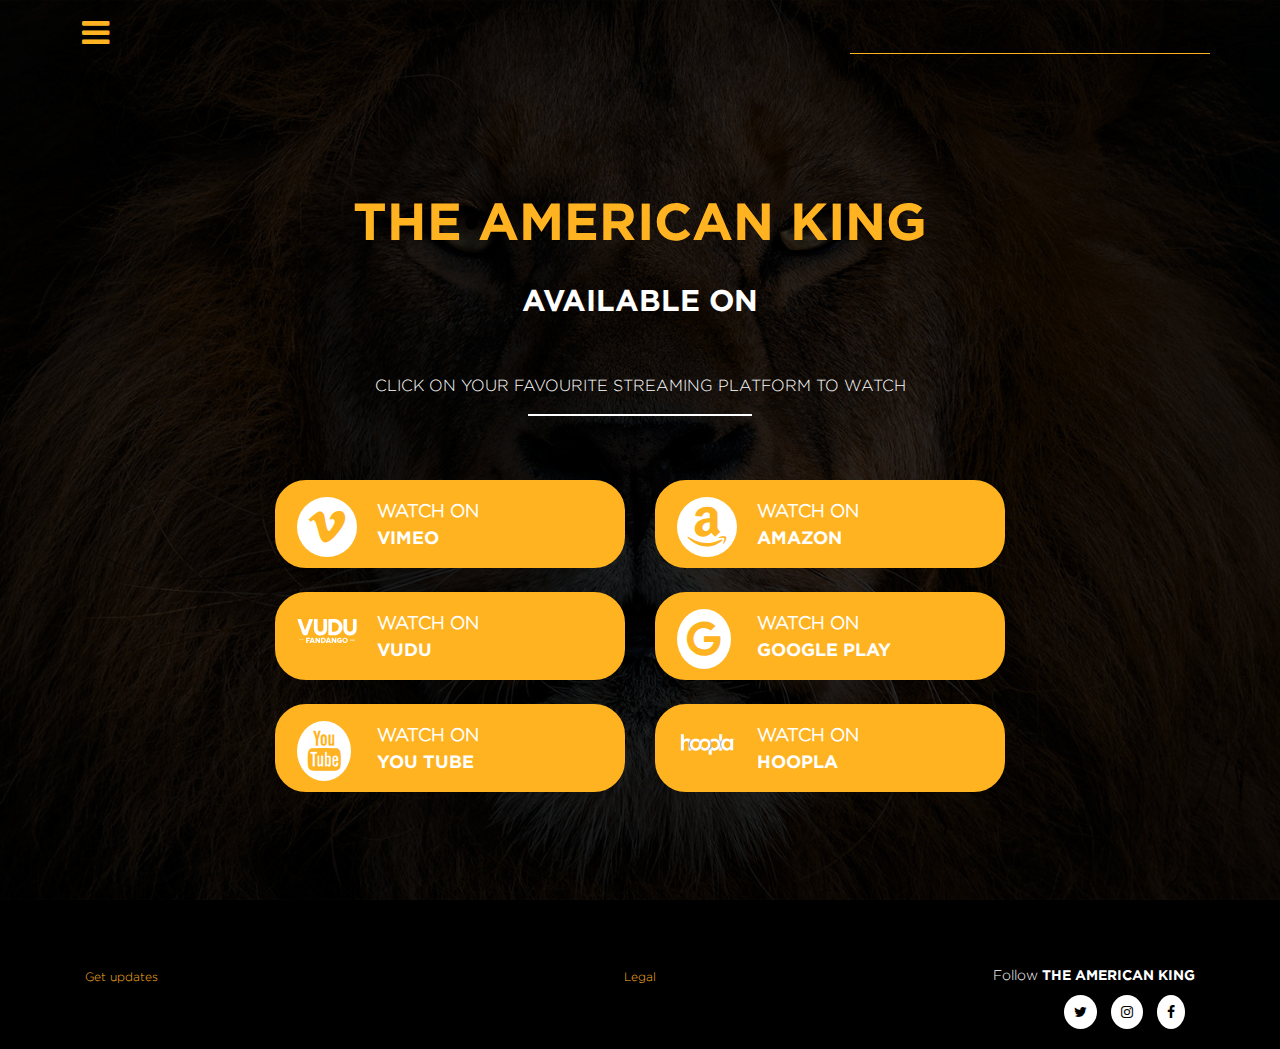
<file: streaming.html>
<!DOCTYPE html>
<html lang="en">
<head>
    <meta charset="UTF-8">
    <meta name="viewport" content="width=device-width, initial-scale=1, shrink-to-fit=no">
    <meta name="description"
          content="In 2020, a mysterious Priestess arrives in the USA to fulfill a 400 year old Prophecy: to choose an American King who will rebuild an ancient African Kingdom. The American King movie starring Akon, Nse Ikpe-Etim and Enyinna Nwigwe. Written and directed by Adah Obekpa.">
    <meta name="robots" content="index, follow">
    <title>The American King</title>
    <link rel="icon" href="assets/img/favicon.ico" type="image/ico">

    <meta property="og:title" content="The American King Movie">
    <meta property="og:description"
          content="In 2020, a mysterious Priestess arrives in the USA to fulfill a 400 year old Prophecy: to choose an American King who will rebuild an ancient African Kingdom. The American King movie starring Akon, Nse Ikpe-Etim and Enyinna Nwigwe. Written and directed by Adah Obekpa.">
    <meta property="og:image" content="assets/img/favicon.ico">
    <meta property="og:type" content="text/html">

    <meta property="og:url" content="https://theamericanking.org/watch-now.html">

    <meta name="twitter:title" content="The American King Movie">
    <meta name="twitter:description"
          content="In 2020, a mysterious Priestess arrives in the USA to fulfill a 400 year old Prophecy: to choose an American King who will rebuild an ancient African Kingdom. The American King movie starring Akon, Nse Ikpe-Etim and Enyinna Nwigwe. Written and directed by Adah Obekpa.">
    <meta name="twitter:image" content="assets/img/favicon.ico">
    <meta name="twitter:card" content="assets/img/favicon.ico">
    <!-- CSS only -->
    <link rel="stylesheet" href="https://stackpath.bootstrapcdn.com/bootstrap/4.5.2/css/bootstrap.min.css"
          integrity="sha384-JcKb8q3iqJ61gNV9KGb8thSsNjpSL0n8PARn9HuZOnIxN0hoP+VmmDGMN5t9UJ0Z" crossorigin="anonymous">
    <link rel="stylesheet" href="https://cdnjs.cloudflare.com/ajax/libs/font-awesome/4.7.0/css/font-awesome.min.css">
    <link rel="stylesheet" href="assets/css/style.css">
</head>
<body>


<div class="container-lg px-sm-0">
    <nav class="navbar px-sm-0">
        <button class="navbar-toggler collapsed border-0" type="button" data-toggle="collapse"
                data-target="#navbarToggleExternalContent">
               <span class="navbar-toggler-icon">
                    <i class="fa fa-navicon"></i>
                </span>
            <i class="fa fa-close close-icon" aria-hidden="true"></i>
        </button>
        <div class="text-right hr-line"></div>
    </nav>

    <div class="collapse" id="navbarToggleExternalContent">
        <div class="p-4">

            <div class="row">
                <div class="col-md-8">
                    <ul class="navbar-nav mr-auto mt-2 mt-lg-0">
                        <li class="nav-item active">
                            <a class="nav-link" href="index.html">Home <span class="sr-only">(current)</span></a>
                        </li>
                        <li class="nav-item">
                            <a class="nav-link" href="about.html">About the film</a>
                        </li>
                        <li class="nav-item">
                            <a class="nav-link" href="watch-now.html">Watch Now</a>
                        </li>
                        <li class="nav-item">
                            <a class="nav-link" href="streaming.html">Streaming platforms</a>
                        </li>
                        <li class="nav-item">
                            <a class="nav-link" href="soundtrack.html">Soundtrack Album</a>
                        </li>
                        <li class="nav-item">
                            <a class="nav-link" href="movie-posters.html">Movie Posters</a>
                        </li>
                    </ul>
                </div>
                <div class="col-md-4 side-menu">

                    <a href="watch-now.html">
                        <h3>Watch Now</h3>
                        <img src="assets/img/flier.jpg" class="img-fluid" alt="The american king flier">
                    </a>
                </div>
            </div>


        </div>
    </div>

</div>


<div class="content my-10" id="content">
    <div class="container">
        <div class="row text-center watch-page">
            <div class="col-12">
                <h1>THE AMERICAN KING</h1>
            </div>
            <div class="col-12">
                <h3>Available on</h3>

            </div>
            <div class="col-12 mt-5">
                <p>CLICK ON YOUR FAVOURITE STREAMING PLATFORM TO WATCH</p>
                <hr style="color: #fff;border: 1px solid;width:20%">
            </div>
            <div class="col-md-8 col-sm-12 mx-auto mt-8 watch-icons">

                <div class="row">
                    <div class="col-sm-12 col-md-12 col-lg-6 mb-4">

                        <div class="wha__body">
                            <a href="https://vimeo.com/ondemand/theamericanking2">
                                <div class="wha__ico">
                                    <i class="fa fa-vimeo watch-ico"></i>
                                </div>
                                <div class="wha__text">
                                    Watch on <br> <b>Vimeo</b>
                                </div>
                            </a>
                        </div>
                    </div>
                    <div class="col-sm-12 col-md-12 col-lg-6 mb-4 ">
                        <div class="wha__body">
                            <a href="https://www.amazon.com/American-King-Aliaune-Akon-Thiam/dp/B09M7X32FX/ref=sr_1_1?crid=4MIJ9QPHS6A5&keywords=american+king+movie&qid=1643389975&sprefix=american+king+movie%2Caps%2C120&sr=8-1">
                                <div class="wha__ico">
                                    <i class="fa fa-amazon watch-ico"></i>
                                </div>
                                <div class="wha__text">
                                    Watch on <br> <b>Amazon</b>
                                </div>
                            </a>
                        </div>
                    </div>
                    <div class="col-sm-12 col-md-12 col-lg-6 mb-4">

                        <div class="wha__body">
                            <a href="https://www.vudu.com/content/movies/details/The-American-King/1963462">
                                <div class="wha__ico">
                                    <!--                  <i class="fa fa-vimeo watch-ico"></i>-->
                                    <img src="assets/img/vudu.svg">
                                </div>

                                <div class="wha__text">
                                    Watch on <br> <b>Vudu</b>
                                </div>
                            </a>
                        </div>
                    </div>
                    <div class="col-sm-12 col-md-12 col-lg-6 mb-4">

                        <div class="wha__body">
                            <a href="https://play.google.com/store/movies/details/The_American_King?id=aA0gdgBmNaw.P">
                                <div class="wha__ico">
                                    <i class="fa fa-google watch-ico"></i>
                                    <!--                  <img src="assets/img/play.png">-->
                                </div>

                                <div class="wha__text">
                                    Watch on <br> <b>Google Play</b>
                                </div>
                            </a>
                        </div>
                    </div>
                    <div class="col-sm-12 col-md-12 col-lg-6 mb-4">

                        <div class="wha__body">
                            <a href="https://www.youtube.com/watch?v=B6DJsYnz37I">
                                <div class="wha__ico">
                                    <i class="fa fa-youtube watch-ico"></i>
                                    <!--                  <img src="assets/img/play.png">-->
                                </div>

                                <div class="wha__text">
                                    Watch on <br> <b>You Tube</b>
                                </div>
                            </a>
                        </div>
                    </div>
                    <div class="col-sm-12 col-md-12 col-lg-6 mb-4">

                        <div class="wha__body">
                            <a href="https://www.hoopladigital.com/title/14734144">
                                <div class="wha__ico">
                                    <!--                  <i class="fa fa-youtube watch-ico"></i>-->
                                    <img src="assets/img/hoopla.png">
                                </div>

                                <div class="wha__text">
                                    Watch on <br> <b>Hoopla</b>
                                </div>
                            </a>
                        </div>
                    </div>
                    <!--          hoopla.png-->
                </div>


            </div>
        </div>
    </div>
</div>

<footer class="footer">
    <div class="container-lg">
        <div class="row">
            <div class="col-4">
                <span><a href="newsletter.html"> Get updates </a></span>
            </div>
            <div class="col-4 text-center">
                <span><a href="#"> Legal</a></span>
            </div>
            <div class="col-4 text-right social-links">
                Follow <b>The American King</b>
                <div style="padding-top: 10px">
                    <a href="https://twitter.com/TAKmovie2020" target="_blank"> <i class="fa fa-twitter"></i></a>
                    <a href="https://www.instagram.com/theamericanking2020/" target="_blank"> <i
                            class="fa fa-instagram"></i></a>
                    <a href="https://www.facebook.com/The-American-King-114682037056287/" target="_blank"> <i
                            class="fa fa-facebook"></i></a>
                </div>


            </div>

        </div>
    </div>

</footer>

</body>
<!-- JS, Popper.js, and jQuery -->
<script src="https://code.jquery.com/jquery-3.5.1.slim.min.js"
        integrity="sha384-DfXdz2htPH0lsSSs5nCTpuj/zy4C+OGpamoFVy38MVBnE+IbbVYUew+OrCXaRkfj"
        crossorigin="anonymous"></script>
<script src="https://cdn.jsdelivr.net/npm/popper.js@1.16.1/dist/umd/popper.min.js"
        integrity="sha384-9/reFTGAW83EW2RDu2S0VKaIzap3H66lZH81PoYlFhbGU+6BZp6G7niu735Sk7lN"
        crossorigin="anonymous"></script>
<script src="https://stackpath.bootstrapcdn.com/bootstrap/4.5.2/js/bootstrap.min.js"
        integrity="sha384-B4gt1jrGC7Jh4AgTPSdUtOBvfO8shuf57BaghqFfPlYxofvL8/KUEfYiJOMMV+rV"
        crossorigin="anonymous"></script>

</html>
</file>
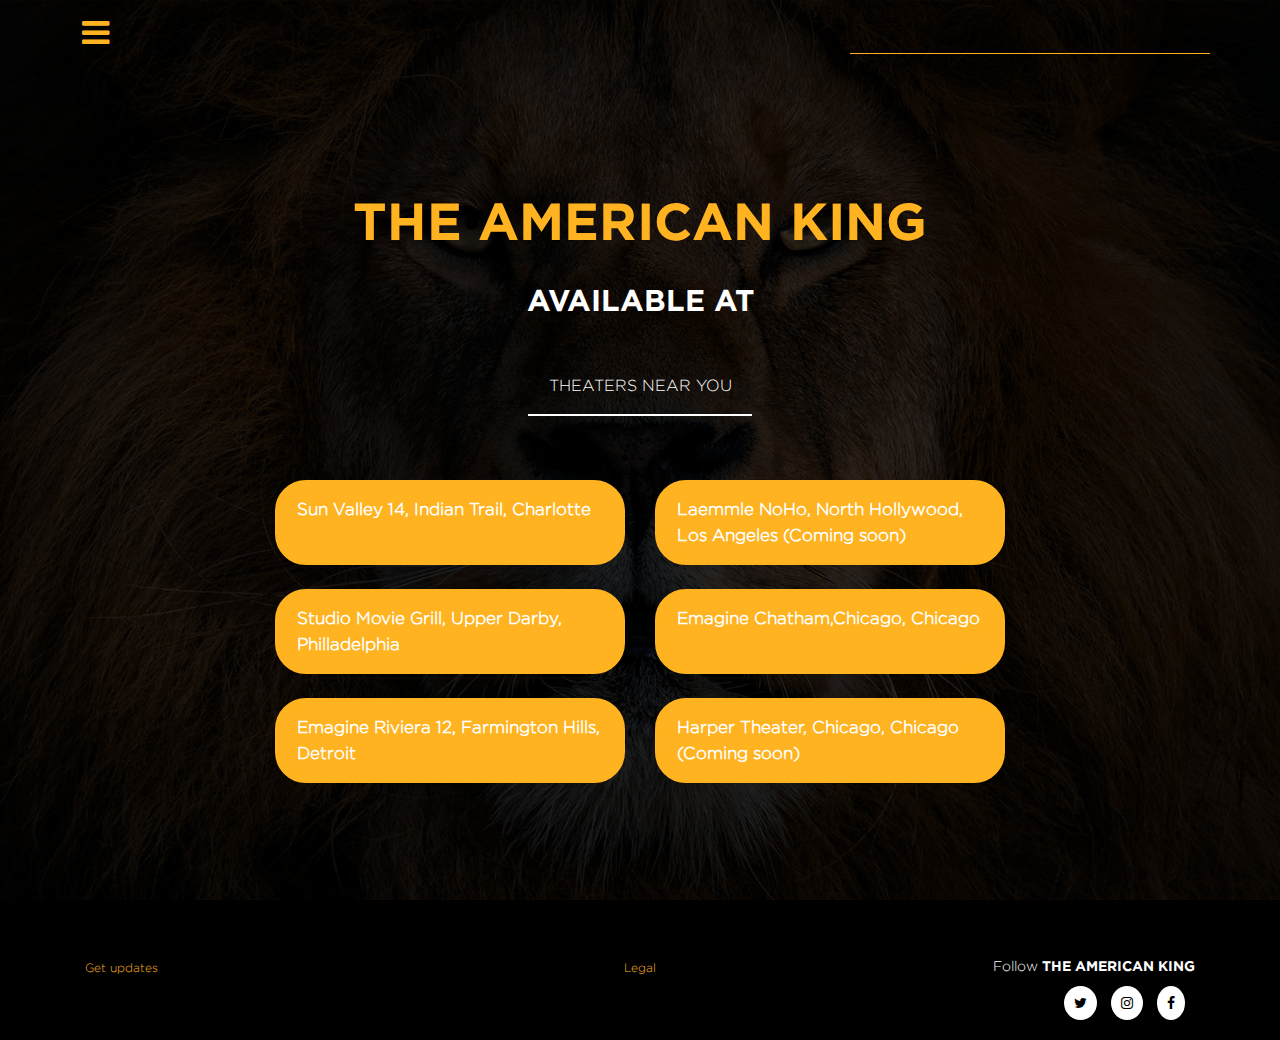
<file: watch-now.html>
<!DOCTYPE html>
<html lang="en">
<head>
    <meta charset="UTF-8">
    <meta name="viewport" content="width=device-width, initial-scale=1, shrink-to-fit=no">
    <meta name="description" content="In 2020, a mysterious Priestess arrives in the USA to fulfill a 400 year old Prophecy: to choose an American King who will rebuild an ancient African Kingdom. The American King movie starring Akon, Nse Ikpe-Etim and Enyinna Nwigwe. Written and directed by Adah Obekpa.">
    <meta name="robots" content="index, follow">
    <title>The American King</title>
    <link rel="icon" href="assets/img/favicon.ico" type="image/ico">

    <meta property="og:title" content="The American King Movie">
    <meta property="og:description" content="In 2020, a mysterious Priestess arrives in the USA to fulfill a 400 year old Prophecy: to choose an American King who will rebuild an ancient African Kingdom. The American King movie starring Akon, Nse Ikpe-Etim and Enyinna Nwigwe. Written and directed by Adah Obekpa.">
    <meta property="og:image" content="assets/img/favicon.ico">
    <meta property="og:type" content="text/html">

    <meta property="og:url" content="https://theamericanking.org/watch-now.html">

    <meta name="twitter:title" content="The American King Movie">
    <meta name="twitter:description" content="In 2020, a mysterious Priestess arrives in the USA to fulfill a 400 year old Prophecy: to choose an American King who will rebuild an ancient African Kingdom. The American King movie starring Akon, Nse Ikpe-Etim and Enyinna Nwigwe. Written and directed by Adah Obekpa.">
    <meta name="twitter:image" content="assets/img/favicon.ico">
    <meta name="twitter:card" content="assets/img/favicon.ico">
    <!-- CSS only -->
    <link rel="stylesheet" href="https://stackpath.bootstrapcdn.com/bootstrap/4.5.2/css/bootstrap.min.css"
          integrity="sha384-JcKb8q3iqJ61gNV9KGb8thSsNjpSL0n8PARn9HuZOnIxN0hoP+VmmDGMN5t9UJ0Z" crossorigin="anonymous">
    <link rel="stylesheet" href="https://cdnjs.cloudflare.com/ajax/libs/font-awesome/4.7.0/css/font-awesome.min.css">
    <link rel="stylesheet" href="assets/css/style.css">
</head>
<body>


<div class="container-lg px-sm-0">
    <nav class="navbar px-sm-0">
        <button class="navbar-toggler collapsed border-0" type="button" data-toggle="collapse"
                data-target="#navbarToggleExternalContent">
               <span class="navbar-toggler-icon">
                    <i class="fa fa-navicon"></i>
                </span>
            <i class="fa fa-close close-icon" aria-hidden="true"></i>
        </button>
        <div class="text-right hr-line"></div>
    </nav>

    <div class="collapse" id="navbarToggleExternalContent">
        <div class="p-4">

            <div class="row">
                <div class="col-md-8">
                    <ul class="navbar-nav mr-auto mt-2 mt-lg-0">
                        <li class="nav-item active">
                            <a class="nav-link" href="index.html">Home <span class="sr-only">(current)</span></a>
                        </li>
                        <li class="nav-item">
                            <a class="nav-link" href="about.html">About the film</a>
                        </li>
                        <li class="nav-item">
                            <a class="nav-link" href="watch-now.html">Watch Now</a>
                        </li>
                        <li class="nav-item">
                            <a class="nav-link" href="soundtrack.html">Soundtrack Album</a>
                        </li>
                        <li class="nav-item">
                            <a class="nav-link" href="streaming.html">Streaming platforms</a>
                        </li>
                        <li class="nav-item">
                            <a class="nav-link" href="movie-posters.html">Movie Posters</a>
                        </li>
                    </ul>
                </div>
                <div class="col-md-4 side-menu">

                    <a href="watch-now.html">
                        <h3>Watch Now</h3>
                        <img src="assets/img/flier.jpg" class="img-fluid" alt="The american king flier">
                    </a>
                </div>
            </div>


        </div>
    </div>

</div>
<style>
    .watch-icons .theater__text {
        color: #fff;
        text-align: left;
        font-size: 17px;
        font-weight: bold;
    }
</style>

<div class="content my-10" id="content">
    <div class="container">
        <div class="row text-center watch-page">
            <div class="col-12">
                <h1>THE AMERICAN KING</h1>
            </div>
            <div class="col-12">
                <h3>Available at</h3>

            </div>
            <div class="col-12 mt-5">
                <p>THEATERS NEAR YOU</p>
                <hr style="color: #fff;border: 1px solid;width:20%">
            </div>
            <div class="col-md-8 col-sm-12 mx-auto mt-8 watch-icons">

                <div class="row">
                    <div class="col-sm-12 col-md-12 col-lg-6 mb-4">

                        <div class="wha__body">
                            <a href="https://stonetheatres.intensify-solutions.com/embed?location=3542133" target="_blank">
                                <div class="theater__text">
                                    Sun Valley 14, Indian Trail, Charlotte
                                </div>
                            </a>
                        </div>
                    </div>
                    <div class="col-sm-12 col-md-12 col-lg-6 mb-4">

                        <div class="wha__body">
                            <a href="#" >
                                <div class="theater__text">
                                    Laemmle NoHo, North Hollywood, Los Angeles (Coming soon)
                                </div>
                            </a>
                        </div>
                    </div>
                    <div class="col-sm-12 col-md-12 col-lg-6 mb-4">

                        <div class="wha__body">
                            <a href="https://www.studiomoviegrill.com/locations/pennsylvania/upper-darby/2022/1/28" target="_blank">
                                <div class="theater__text">
                                    Studio Movie Grill, Upper Darby, Philladelphia
                                </div>
                            </a>
                        </div>
                    </div>
                    <div class="col-sm-12 col-md-12 col-lg-6 mb-4">

                        <div class="wha__body">
                            <a href="https://www.emagine-entertainment.com/theatres/cinema-chatham/" target="_blank">
                                <div class="theater__text">
                                    Emagine Chatham,Chicago, Chicago
                                </div>
                            </a>
                        </div>
                    </div>
                    <div class="col-sm-12 col-md-12 col-lg-6 mb-4">

                        <div class="wha__body">
                            <a href="https://www.emagine-entertainment.com/theatres/the-riviera/" target="_blank">
                                <div class="theater__text">
                                    Emagine Riviera 12, Farmington Hills, Detroit
                                </div>
                            </a>
                        </div>
                    </div>
                    <div class="col-sm-12 col-md-12 col-lg-6 mb-4">

                        <div class="wha__body">
                            <a href="#">
                                <div class="theater__text">
                                    Harper Theater, Chicago, Chicago (Coming soon)
                                </div>
                            </a>
                        </div>
                    </div>
                </div>


            </div>
        </div>
    </div>
</div>

<footer class="footer">
    <div class="container-lg">
        <div class="row">
            <div class="col-4">
                <span><a href="newsletter.html"> Get updates </a></span>
            </div>
            <div class="col-4 text-center">
                <span><a href="#"> Legal</a></span>
            </div>
            <div class="col-4 text-right social-links">
                Follow <b>The American King</b>
                <div style="padding-top: 10px">
                    <a href="https://twitter.com/TAKmovie2020" target="_blank"> <i class="fa fa-twitter"></i></a>
                    <a href="https://www.instagram.com/theamericanking2020/" target="_blank"> <i class="fa fa-instagram"></i></a>
                    <a href="https://www.facebook.com/The-American-King-114682037056287/" target="_blank"> <i class="fa fa-facebook"></i></a>
                </div>


            </div>

        </div>
    </div>

</footer>

</body>
<!-- JS, Popper.js, and jQuery -->
<script src="https://code.jquery.com/jquery-3.5.1.slim.min.js"
        integrity="sha384-DfXdz2htPH0lsSSs5nCTpuj/zy4C+OGpamoFVy38MVBnE+IbbVYUew+OrCXaRkfj"
        crossorigin="anonymous"></script>
<script src="https://cdn.jsdelivr.net/npm/popper.js@1.16.1/dist/umd/popper.min.js"
        integrity="sha384-9/reFTGAW83EW2RDu2S0VKaIzap3H66lZH81PoYlFhbGU+6BZp6G7niu735Sk7lN"
        crossorigin="anonymous"></script>
<script src="https://stackpath.bootstrapcdn.com/bootstrap/4.5.2/js/bootstrap.min.js"
        integrity="sha384-B4gt1jrGC7Jh4AgTPSdUtOBvfO8shuf57BaghqFfPlYxofvL8/KUEfYiJOMMV+rV"
        crossorigin="anonymous"></script>

</html>
</file>
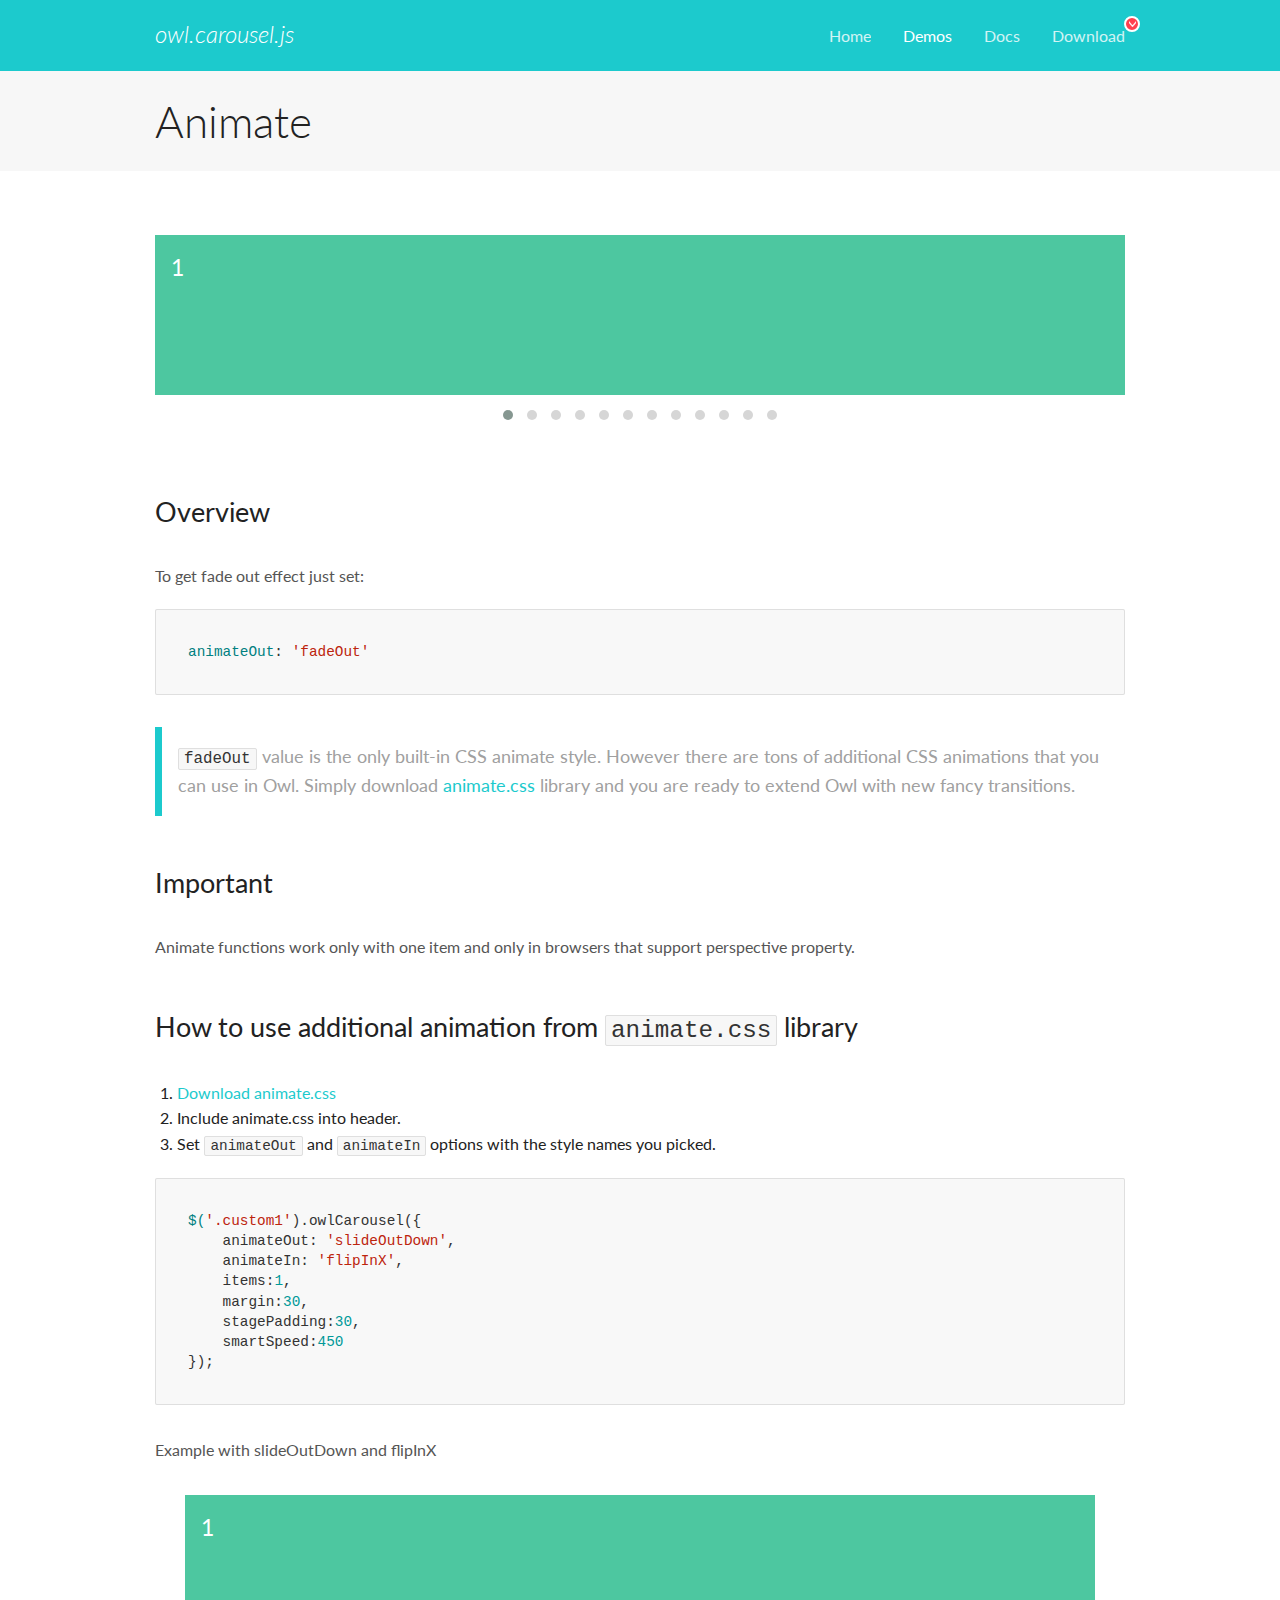
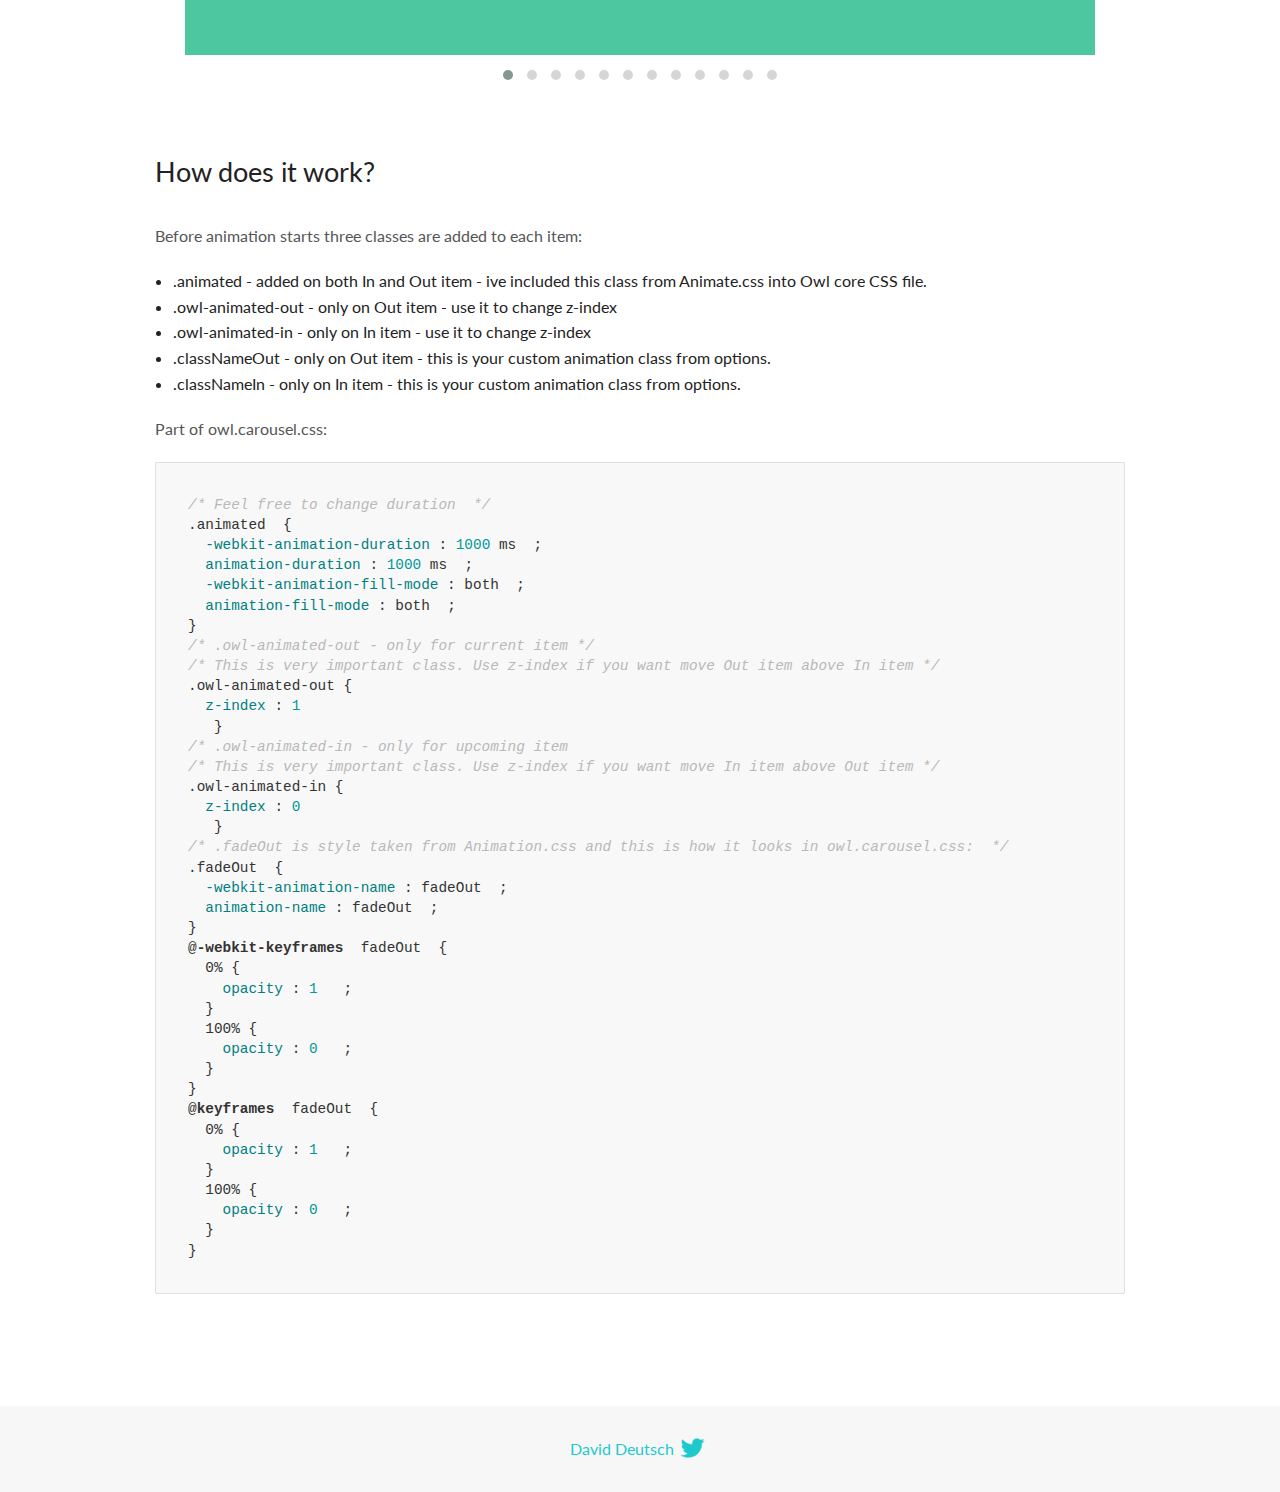
<file: assets/vendor/OwlCarousel/docs/demos/animate.html>
<!DOCTYPE html>
<html lang="en">
  <head>

    <!-- head -->
    <meta charset="utf-8">
    <meta name="msapplication-tap-highlight" content="no" />
    <meta name="viewport" content="width=device-width, initial-scale=1.0" />
    <meta name="description" content="Animate carousel">
    <meta name="author" content="David Deutsch">
    <title>
      Animate Demo | Owl Carousel | 2.3.4
    </title>

    <!-- Stylesheets -->
    <link href='https://fonts.googleapis.com/css?family=Lato:300,400,700,400italic,300italic' rel='stylesheet' type='text/css'>
    <link rel="stylesheet" href="../assets/css/docs.theme.min.css">

    <!-- Owl Stylesheets -->
    <link rel="stylesheet" href="../assets/owlcarousel/assets/owl.carousel.min.css">
    <link rel="stylesheet" href="../assets/owlcarousel/assets/owl.theme.default.min.css">

    <!-- HTML5 shim and Respond.js IE8 support of HTML5 elements and media queries -->

    <!--[if lt IE 9]>
      <script src="https://oss.maxcdn.com/libs/html5shiv/3.7.0/html5shiv.js"></script>
      <script src="https://oss.maxcdn.com/libs/respond.js/1.3.0/respond.min.js"></script>
    <![endif]-->

    <!-- Favicons -->
    <link rel="apple-touch-icon-precomposed" sizes="144x144" href="../assets/ico/apple-touch-icon-144-precomposed.png">
    <link rel="shortcut icon" href="../assets/ico/favicon.png">
    <link rel="shortcut icon" href="favicon.ico">

    <!-- Yeah i know js should not be in header. Its required for demos.-->

    <!-- javascript -->
    <script src="../assets/vendors/jquery.min.js"></script>
    <script src="../assets/owlcarousel/owl.carousel.js"></script>
  </head>
  <body>

    <!-- header -->
    <header class="header">
      <div class="row">
        <div class="large-12 columns">
          <div class="brand left">
            <h3>
              <a href="/OwlCarousel2/">owl.carousel.js</a> 
            </h3>
          </div>
          <a id="toggle-nav" class="right">
            <span></span> <span></span> <span></span> 
          </a> 
          <div class="nav-bar">
            <ul class="clearfix">
              <li> <a href="/OwlCarousel2/index.html">Home</a>  </li>
              <li class="active">
                <a href="/OwlCarousel2/demos/demos.html">Demos</a> 
              </li>
              <li> <a href="/OwlCarousel2/docs/started-welcome.html">Docs</a>  </li>
              <li>
                <a href="https://github.com/OwlCarousel2/OwlCarousel2/archive/2.3.4.zip">Download</a> 
                <span class="download"></span> 
              </li>
            </ul>
          </div>
        </div>
      </div>
    </header>

    <!-- title -->
    <section class="title">
      <div class="row">
        <div class="large-12 columns">
          <h1>Animate</h1>
        </div>
      </div>
    </section>

    <!--  Demos -->
    <section id="demos">
      <div class="row">
        <div class="large-12 columns">
          <div class="fadeOut owl-carousel owl-theme">
            <div class="item">
              <h4>1</h4>
            </div>
            <div class="item">
              <h4>2</h4>
            </div>
            <div class="item">
              <h4>3</h4>
            </div>
            <div class="item">
              <h4>4</h4>
            </div>
            <div class="item">
              <h4>5</h4>
            </div>
            <div class="item">
              <h4>6</h4>
            </div>
            <div class="item">
              <h4>7</h4>
            </div>
            <div class="item">
              <h4>8</h4>
            </div>
            <div class="item">
              <h4>9</h4>
            </div>
            <div class="item">
              <h4>10</h4>
            </div>
            <div class="item">
              <h4>11</h4>
            </div>
            <div class="item">
              <h4>12</h4>
            </div>
          </div>
          <h3 id="overview">Overview</h3>
          <p>To get fade out effect just set:</p>
          <pre><code>animateOut: &#39;fadeOut&#39;</code></pre>
          <blockquote>
            <p><code>fadeOut</code> value is the only built-in CSS animate style. However there are tons of additional CSS animations that you can use in Owl. Simply download
              <a href="https://daneden.github.io/animate.css/">animate.css</a>  library and you are ready to extend Owl with new fancy transitions.</p>
          </blockquote>
          <h3 id="important">Important</h3>
          <p>Animate functions work only with one item and only in browsers that support perspective property.</p>
          <h3 id="how-to-use-additional-animation-from-animate-css-library">How to use additional animation from <code>animate.css</code> library</h3>
          <ol>
            <li> <a href="https://daneden.github.io/animate.css/">Download animate.css</a>  </li>
            <li>Include animate.css into header.</li>
            <li>Set <code>animateOut</code> and <code>animateIn</code> options with the style names you picked.</li>
          </ol>
          <pre><code>$(&#39;.custom1&#39;).owlCarousel({
    animateOut: &#39;slideOutDown&#39;,
    animateIn: &#39;flipInX&#39;,
    items:1,
    margin:30,
    stagePadding:30,
    smartSpeed:450
});</code></pre>
          <p>Example with slideOutDown and flipInX</p>
          <div class="custom1 owl-carousel owl-theme">
            <div class="item">
              <h4>1</h4>
            </div>
            <div class="item">
              <h4>2</h4>
            </div>
            <div class="item">
              <h4>3</h4>
            </div>
            <div class="item">
              <h4>4</h4>
            </div>
            <div class="item">
              <h4>5</h4>
            </div>
            <div class="item">
              <h4>6</h4>
            </div>
            <div class="item">
              <h4>7</h4>
            </div>
            <div class="item">
              <h4>8</h4>
            </div>
            <div class="item">
              <h4>9</h4>
            </div>
            <div class="item">
              <h4>10</h4>
            </div>
            <div class="item">
              <h4>11</h4>
            </div>
            <div class="item">
              <h4>12</h4>
            </div>
          </div>
          <h3 id="how-does-it-work-">How does it work?</h3>
          <p>Before animation starts three classes are added to each item:</p>
          <ul>
            <li>.animated - added on both In and Out item - ive included this class from Animate.css into Owl core CSS file.</li>
            <li>.owl-animated-out - only on Out item - use it to change z-index</li>
            <li>.owl-animated-in - only on In item - use it to change z-index</li>
            <li>.classNameOut - only on Out item - this is your custom animation class from options.</li>
            <li>.classNameIn - only on In item - this is your custom animation class from options.</li>
          </ul>
          <p>Part of owl.carousel.css:</p>
          <pre><code class="language-css"><span class="comment">/* Feel free to change duration  */</span> 
<span class="class">.animated</span>  <span class="rules">{
  <span class="rule"><span class="attribute">-webkit-animation-duration</span> :<span class="value"> <span class="number">1000</span> ms</span> </span> ;
  <span class="rule"><span class="attribute">animation-duration</span> :<span class="value"> <span class="number">1000</span> ms</span> </span> ;
  <span class="rule"><span class="attribute">-webkit-animation-fill-mode</span> :<span class="value"> both</span> </span> ;
  <span class="rule"><span class="attribute">animation-fill-mode</span> :<span class="value"> both</span> </span> ;
<span class="rule">}</span> </span> 
<span class="comment">/* .owl-animated-out - only for current item */</span> 
<span class="comment">/* This is very important class. Use z-index if you want move Out item above In item */</span> 
<span class="class">.owl-animated-out</span> <span class="rules">{
  <span class="rule"><span class="attribute">z-index</span> :<span class="value"> <span class="number">1</span> 
</span> </span> </span> }
<span class="comment">/* .owl-animated-in - only for upcoming item
/* This is very important class. Use z-index if you want move In item above Out item */</span> 
<span class="class">.owl-animated-in</span> <span class="rules">{
  <span class="rule"><span class="attribute">z-index</span> :<span class="value"> <span class="number">0</span> 
</span> </span> </span> }
<span class="comment">/* .fadeOut is style taken from Animation.css and this is how it looks in owl.carousel.css:  */</span> 
<span class="class">.fadeOut</span>  <span class="rules">{
  <span class="rule"><span class="attribute">-webkit-animation-name</span> :<span class="value"> fadeOut</span> </span> ;
  <span class="rule"><span class="attribute">animation-name</span> :<span class="value"> fadeOut</span> </span> ;
<span class="rule">}</span> </span> 
<span class="at_rule">@<span class="keyword">-webkit-keyframes</span>  fadeOut </span> {
  0% <span class="rules">{
    <span class="rule"><span class="attribute">opacity</span> :<span class="value"> <span class="number">1</span> </span> </span> ;
  <span class="rule">}</span> </span> 
  100% <span class="rules">{
    <span class="rule"><span class="attribute">opacity</span> :<span class="value"> <span class="number">0</span> </span> </span> ;
  <span class="rule">}</span> </span> 
}
<span class="at_rule">@<span class="keyword">keyframes</span>  fadeOut </span> {
  0% <span class="rules">{
    <span class="rule"><span class="attribute">opacity</span> :<span class="value"> <span class="number">1</span> </span> </span> ;
  <span class="rule">}</span> </span> 
  100% <span class="rules">{
    <span class="rule"><span class="attribute">opacity</span> :<span class="value"> <span class="number">0</span> </span> </span> ;
  <span class="rule">}</span> </span> 
}</code></pre>
          <link rel="stylesheet" href="../assets/css/animate.css">
          <script>
            jQuery(document).ready(function($) {
              $('.fadeOut').owlCarousel({
                items: 1,
                animateOut: 'fadeOut',
                loop: true,
                margin: 10,
              });
              $('.custom1').owlCarousel({
                animateOut: 'slideOutDown',
                animateIn: 'flipInX',
                items: 1,
                margin: 30,
                stagePadding: 30,
                smartSpeed: 450
              });
            });
          </script>
        </div>
      </div>
    </section>

    <!-- footer -->
    <footer class="footer">
      <div class="row">
        <div class="large-12 columns">
          <h5>
            <a href="/OwlCarousel2/docs/support-contact.html">David Deutsch</a> 
            <a id="custom-tweet-button" href="https://twitter.com/share?url=https://github.com/OwlCarousel2/OwlCarousel2&text=Owl Carousel - This is so awesome! " target="_blank"></a> 
          </h5>
        </div>
      </div>
    </footer>

    <!-- vendors -->
    <script src="../assets/vendors/highlight.js"></script>
    <script src="../assets/js/app.js"></script>
  </body>
</html>
</file>
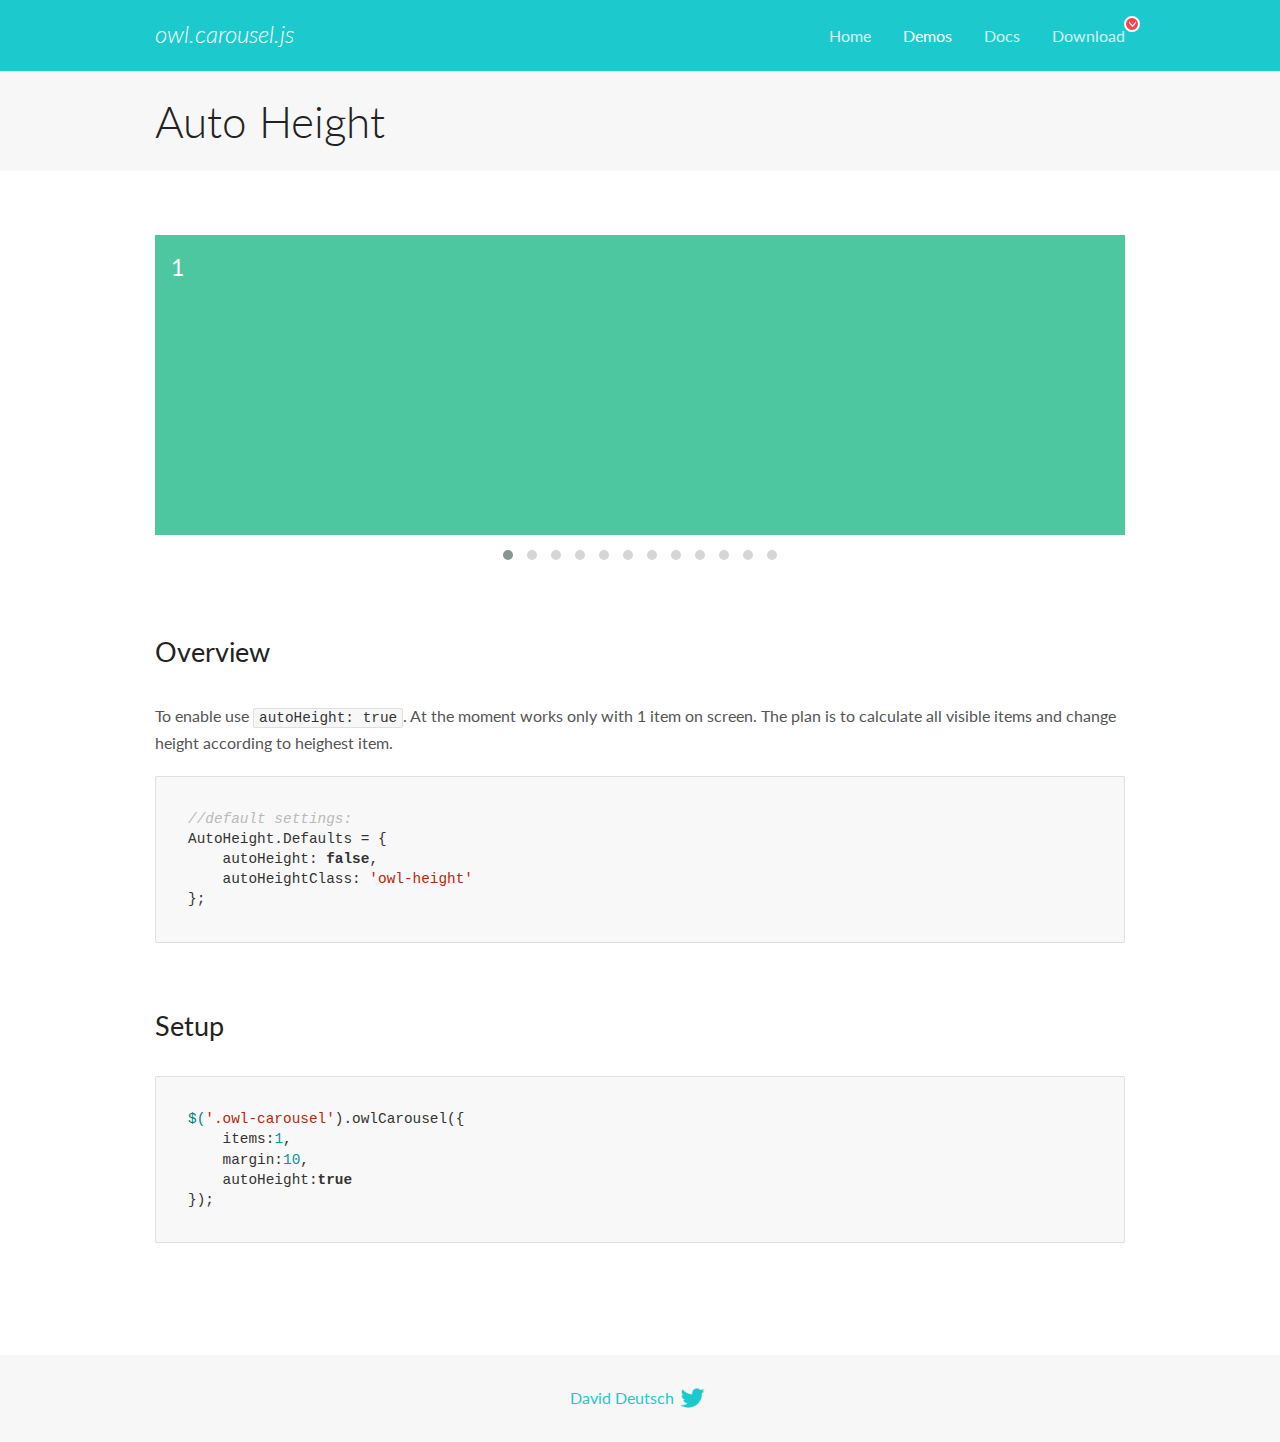
<file: assets/vendor/OwlCarousel/docs/demos/autoheight.html>
<!DOCTYPE html>
<html lang="en">
  <head>

    <!-- head -->
    <meta charset="utf-8">
    <meta name="msapplication-tap-highlight" content="no" />
    <meta name="viewport" content="width=device-width, initial-scale=1.0" />
    <meta name="description" content="autoHeight usage demo">
    <meta name="author" content="David Deutsch">
    <title>
      Auto Height Demo | Owl Carousel | 2.3.4
    </title>

    <!-- Stylesheets -->
    <link href='https://fonts.googleapis.com/css?family=Lato:300,400,700,400italic,300italic' rel='stylesheet' type='text/css'>
    <link rel="stylesheet" href="../assets/css/docs.theme.min.css">

    <!-- Owl Stylesheets -->
    <link rel="stylesheet" href="../assets/owlcarousel/assets/owl.carousel.min.css">
    <link rel="stylesheet" href="../assets/owlcarousel/assets/owl.theme.default.min.css">

    <!-- HTML5 shim and Respond.js IE8 support of HTML5 elements and media queries -->

    <!--[if lt IE 9]>
      <script src="https://oss.maxcdn.com/libs/html5shiv/3.7.0/html5shiv.js"></script>
      <script src="https://oss.maxcdn.com/libs/respond.js/1.3.0/respond.min.js"></script>
    <![endif]-->

    <!-- Favicons -->
    <link rel="apple-touch-icon-precomposed" sizes="144x144" href="../assets/ico/apple-touch-icon-144-precomposed.png">
    <link rel="shortcut icon" href="../assets/ico/favicon.png">
    <link rel="shortcut icon" href="favicon.ico">

    <!-- Yeah i know js should not be in header. Its required for demos.-->

    <!-- javascript -->
    <script src="../assets/vendors/jquery.min.js"></script>
    <script src="../assets/owlcarousel/owl.carousel.js"></script>
  </head>
  <body>

    <!-- header -->
    <header class="header">
      <div class="row">
        <div class="large-12 columns">
          <div class="brand left">
            <h3>
              <a href="/OwlCarousel2/">owl.carousel.js</a> 
            </h3>
          </div>
          <a id="toggle-nav" class="right">
            <span></span> <span></span> <span></span> 
          </a> 
          <div class="nav-bar">
            <ul class="clearfix">
              <li> <a href="/OwlCarousel2/index.html">Home</a>  </li>
              <li class="active">
                <a href="/OwlCarousel2/demos/demos.html">Demos</a> 
              </li>
              <li> <a href="/OwlCarousel2/docs/started-welcome.html">Docs</a>  </li>
              <li>
                <a href="https://github.com/OwlCarousel2/OwlCarousel2/archive/2.3.4.zip">Download</a> 
                <span class="download"></span> 
              </li>
            </ul>
          </div>
        </div>
      </div>
    </header>

    <!-- title -->
    <section class="title">
      <div class="row">
        <div class="large-12 columns">
          <h1>Auto Height</h1>
        </div>
      </div>
    </section>

    <!--  Demos -->
    <section id="demos">
      <div class="row">
        <div class="large-12 columns">
          <div class="owl-carousel owl-theme">
            <div class="item" style="height:300px">
              <h4>1</h4>
            </div>
            <div class="item" style="height:100px">
              <h4>2</h4>
            </div>
            <div class="item" style="height:500px">
              <h4>3</h4>
            </div>
            <div class="item" style="height:250px">
              <h4>4</h4>
            </div>
            <div class="item" style="height:400px">
              <h4>5</h4>
            </div>
            <div class="item" style="height:500px">
              <h4>6</h4>
            </div>
            <div class="item" style="height:600px">
              <h4>7</h4>
            </div>
            <div class="item" style="height:400px">
              <h4>8</h4>
            </div>
            <div class="item" style="height:300px">
              <h4>9</h4>
            </div>
            <div class="item" style="height:350px">
              <h4>10</h4>
            </div>
            <div class="item" style="height:200px">
              <h4>11</h4>
            </div>
            <div class="item" style="height:150px">
              <h4>12</h4>
            </div>
          </div>
          <h3 id="overview">Overview</h3>
          <p>To enable use <code>autoHeight: true</code>. At the moment works only with 1 item on screen. The plan is to calculate all visible items and change height according to heighest item.</p>
          <pre><code>//default settings:
AutoHeight.Defaults = {
    autoHeight: false,
    autoHeightClass: &#39;owl-height&#39;
};</code></pre>
          <h3 id="setup">Setup</h3>
          <pre><code>$(&#39;.owl-carousel&#39;).owlCarousel({
    items:1,
    margin:10,
    autoHeight:true
});</code></pre>
          <script>
            $(document).ready(function() {
              $('.owl-carousel').owlCarousel({
                items: 1,
                margin: 10,
                autoHeight: true
              });
            })
          </script>
        </div>
      </div>
    </section>

    <!-- footer -->
    <footer class="footer">
      <div class="row">
        <div class="large-12 columns">
          <h5>
            <a href="/OwlCarousel2/docs/support-contact.html">David Deutsch</a> 
            <a id="custom-tweet-button" href="https://twitter.com/share?url=https://github.com/OwlCarousel2/OwlCarousel2&text=Owl Carousel - This is so awesome! " target="_blank"></a> 
          </h5>
        </div>
      </div>
    </footer>

    <!-- vendors -->
    <script src="../assets/vendors/highlight.js"></script>
    <script src="../assets/js/app.js"></script>
  </body>
</html>
</file>
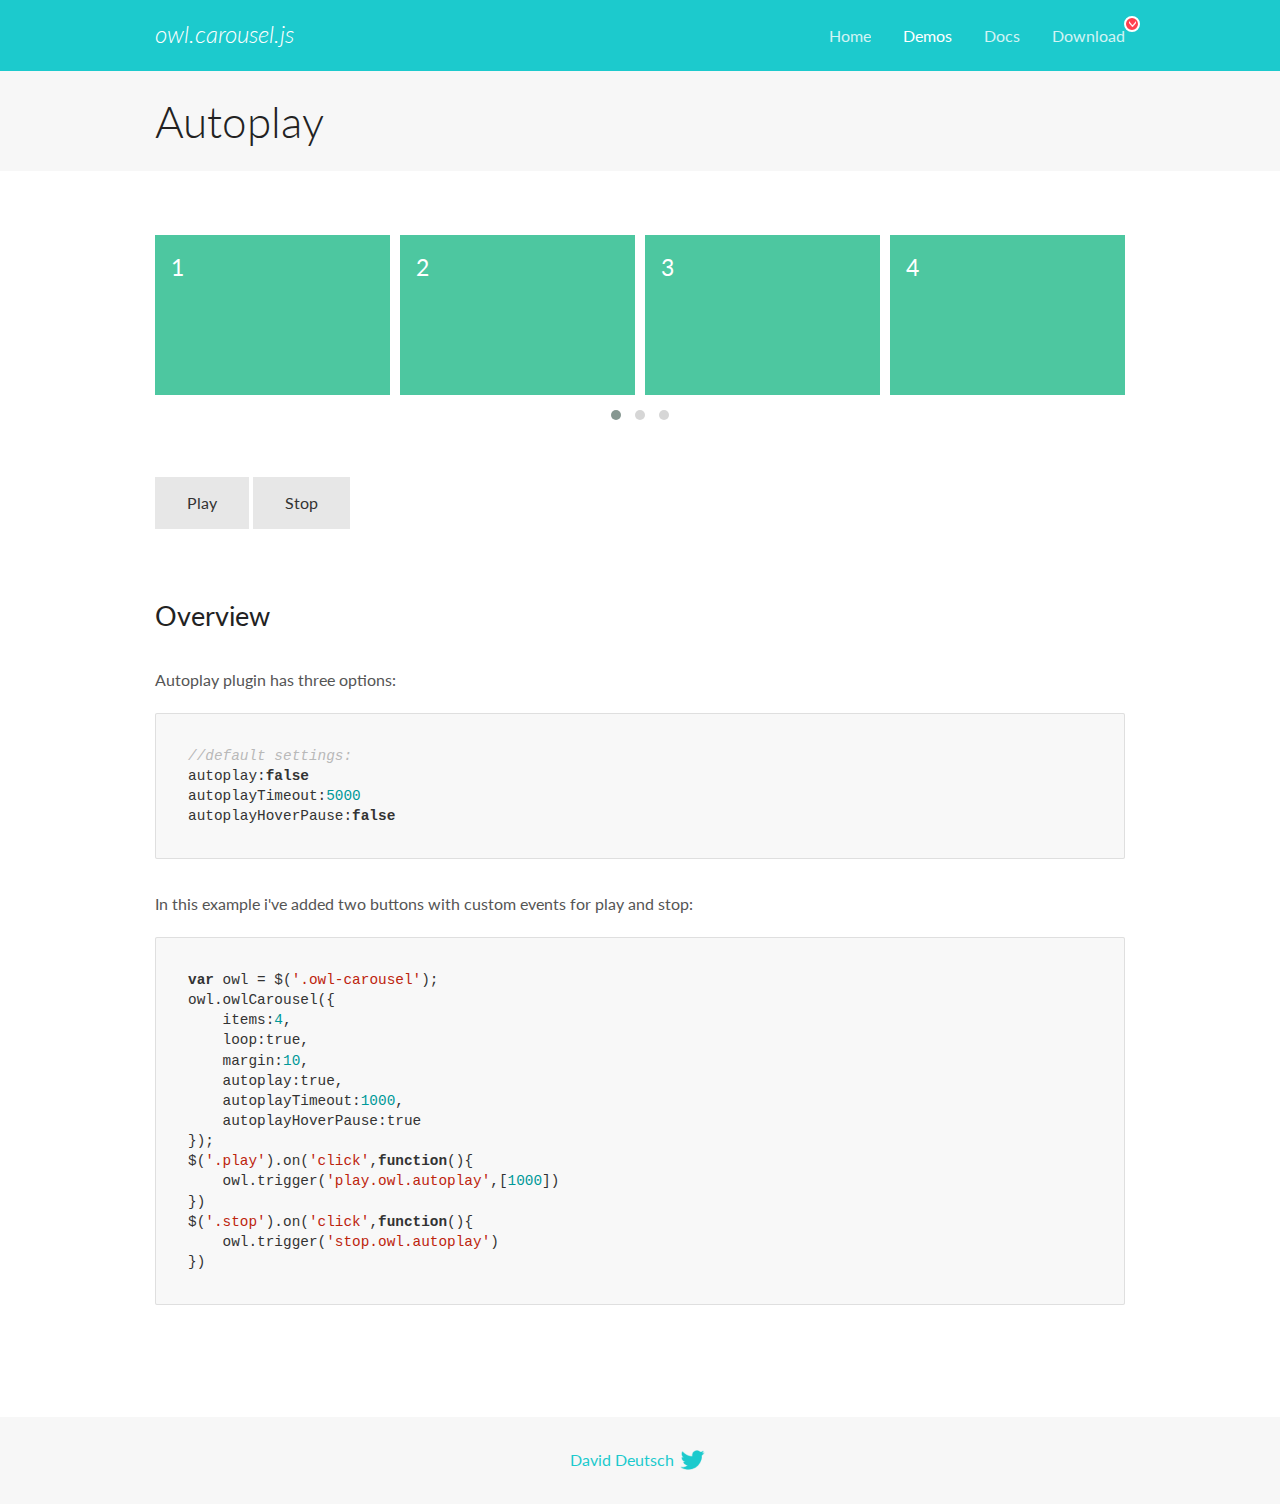
<file: assets/vendor/OwlCarousel/docs/demos/autoplay.html>
<!DOCTYPE html>
<html lang="en">
  <head>

    <!-- head -->
    <meta charset="utf-8">
    <meta name="msapplication-tap-highlight" content="no" />
    <meta name="viewport" content="width=device-width, initial-scale=1.0" />
    <meta name="description" content="Autoplay usage demo">
    <meta name="author" content="David Deutsch">
    <title>
      Autoplay Demo | Owl Carousel | 2.3.4
    </title>

    <!-- Stylesheets -->
    <link href='https://fonts.googleapis.com/css?family=Lato:300,400,700,400italic,300italic' rel='stylesheet' type='text/css'>
    <link rel="stylesheet" href="../assets/css/docs.theme.min.css">

    <!-- Owl Stylesheets -->
    <link rel="stylesheet" href="../assets/owlcarousel/assets/owl.carousel.min.css">
    <link rel="stylesheet" href="../assets/owlcarousel/assets/owl.theme.default.min.css">

    <!-- HTML5 shim and Respond.js IE8 support of HTML5 elements and media queries -->

    <!--[if lt IE 9]>
      <script src="https://oss.maxcdn.com/libs/html5shiv/3.7.0/html5shiv.js"></script>
      <script src="https://oss.maxcdn.com/libs/respond.js/1.3.0/respond.min.js"></script>
    <![endif]-->

    <!-- Favicons -->
    <link rel="apple-touch-icon-precomposed" sizes="144x144" href="../assets/ico/apple-touch-icon-144-precomposed.png">
    <link rel="shortcut icon" href="../assets/ico/favicon.png">
    <link rel="shortcut icon" href="favicon.ico">

    <!-- Yeah i know js should not be in header. Its required for demos.-->

    <!-- javascript -->
    <script src="../assets/vendors/jquery.min.js"></script>
    <script src="../assets/owlcarousel/owl.carousel.js"></script>
  </head>
  <body>

    <!-- header -->
    <header class="header">
      <div class="row">
        <div class="large-12 columns">
          <div class="brand left">
            <h3>
              <a href="/OwlCarousel2/">owl.carousel.js</a> 
            </h3>
          </div>
          <a id="toggle-nav" class="right">
            <span></span> <span></span> <span></span> 
          </a> 
          <div class="nav-bar">
            <ul class="clearfix">
              <li> <a href="/OwlCarousel2/index.html">Home</a>  </li>
              <li class="active">
                <a href="/OwlCarousel2/demos/demos.html">Demos</a> 
              </li>
              <li> <a href="/OwlCarousel2/docs/started-welcome.html">Docs</a>  </li>
              <li>
                <a href="https://github.com/OwlCarousel2/OwlCarousel2/archive/2.3.4.zip">Download</a> 
                <span class="download"></span> 
              </li>
            </ul>
          </div>
        </div>
      </div>
    </header>

    <!-- title -->
    <section class="title">
      <div class="row">
        <div class="large-12 columns">
          <h1>Autoplay</h1>
        </div>
      </div>
    </section>

    <!--  Demos -->
    <section id="demos">
      <div class="row">
        <div class="large-12 columns">
          <div class="owl-carousel owl-theme">
            <div class="item">
              <h4>1</h4>
            </div>
            <div class="item">
              <h4>2</h4>
            </div>
            <div class="item">
              <h4>3</h4>
            </div>
            <div class="item">
              <h4>4</h4>
            </div>
            <div class="item">
              <h4>5</h4>
            </div>
            <div class="item">
              <h4>6</h4>
            </div>
            <div class="item">
              <h4>7</h4>
            </div>
            <div class="item">
              <h4>8</h4>
            </div>
            <div class="item">
              <h4>9</h4>
            </div>
            <div class="item">
              <h4>10</h4>
            </div>
            <div class="item">
              <h4>11</h4>
            </div>
            <div class="item">
              <h4>12</h4>
            </div>
          </div>
          <a class="button secondary play">Play</a> 
          <a class="button secondary stop">Stop</a> 
          <h3 id="overview">Overview</h3>
          <p>Autoplay plugin has three options:</p>
          <pre><code>//default settings:
autoplay:false
autoplayTimeout:5000
autoplayHoverPause:false</code></pre>
          <p>In this example i&#39;ve added two buttons with custom events for play and stop:</p>
          <pre><code>var owl = $(&#39;.owl-carousel&#39;);
owl.owlCarousel({
    items:4,
    loop:true,
    margin:10,
    autoplay:true,
    autoplayTimeout:1000,
    autoplayHoverPause:true
});
$(&#39;.play&#39;).on(&#39;click&#39;,function(){
    owl.trigger(&#39;play.owl.autoplay&#39;,[1000])
})
$(&#39;.stop&#39;).on(&#39;click&#39;,function(){
    owl.trigger(&#39;stop.owl.autoplay&#39;)
})</code></pre>
          <script>
            $(document).ready(function() {
              var owl = $('.owl-carousel');
              owl.owlCarousel({
                items: 4,
                loop: true,
                margin: 10,
                autoplay: true,
                autoplayTimeout: 1000,
                autoplayHoverPause: true
              });
              $('.play').on('click', function() {
                owl.trigger('play.owl.autoplay', [1000])
              })
              $('.stop').on('click', function() {
                owl.trigger('stop.owl.autoplay')
              })
            })
          </script>
        </div>
      </div>
    </section>

    <!-- footer -->
    <footer class="footer">
      <div class="row">
        <div class="large-12 columns">
          <h5>
            <a href="/OwlCarousel2/docs/support-contact.html">David Deutsch</a> 
            <a id="custom-tweet-button" href="https://twitter.com/share?url=https://github.com/OwlCarousel2/OwlCarousel2&text=Owl Carousel - This is so awesome! " target="_blank"></a> 
          </h5>
        </div>
      </div>
    </footer>

    <!-- vendors -->
    <script src="../assets/vendors/highlight.js"></script>
    <script src="../assets/js/app.js"></script>
  </body>
</html>
</file>
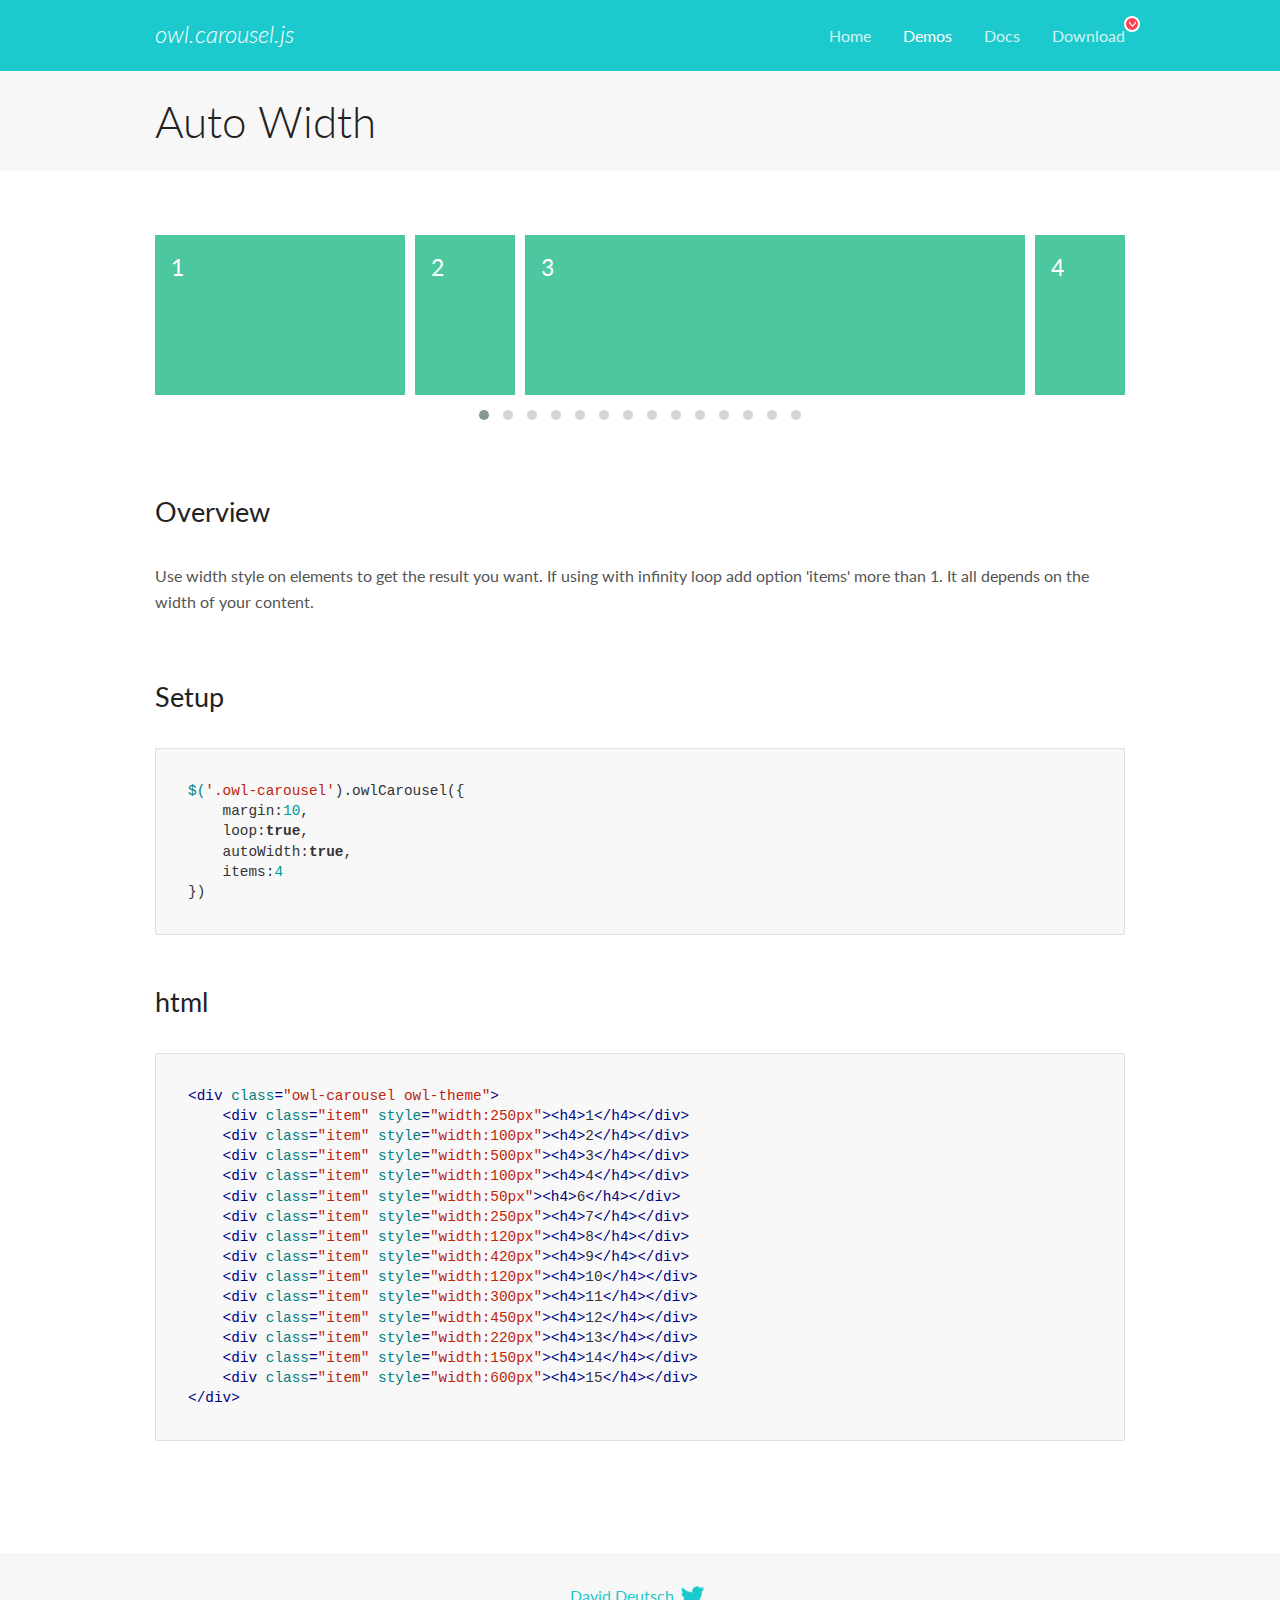
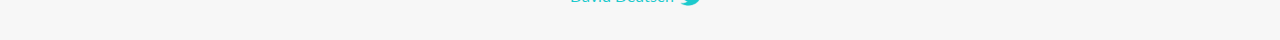
<file: assets/vendor/OwlCarousel/docs/demos/autowidth.html>
<!DOCTYPE html>
<html lang="en">
  <head>

    <!-- head -->
    <meta charset="utf-8">
    <meta name="msapplication-tap-highlight" content="no" />
    <meta name="viewport" content="width=device-width, initial-scale=1.0" />
    <meta name="description" content="Auto Width">
    <meta name="author" content="David Deutsch">
    <title>
      Auto Width Demo | Owl Carousel | 2.3.4
    </title>

    <!-- Stylesheets -->
    <link href='https://fonts.googleapis.com/css?family=Lato:300,400,700,400italic,300italic' rel='stylesheet' type='text/css'>
    <link rel="stylesheet" href="../assets/css/docs.theme.min.css">

    <!-- Owl Stylesheets -->
    <link rel="stylesheet" href="../assets/owlcarousel/assets/owl.carousel.min.css">
    <link rel="stylesheet" href="../assets/owlcarousel/assets/owl.theme.default.min.css">

    <!-- HTML5 shim and Respond.js IE8 support of HTML5 elements and media queries -->

    <!--[if lt IE 9]>
      <script src="https://oss.maxcdn.com/libs/html5shiv/3.7.0/html5shiv.js"></script>
      <script src="https://oss.maxcdn.com/libs/respond.js/1.3.0/respond.min.js"></script>
    <![endif]-->

    <!-- Favicons -->
    <link rel="apple-touch-icon-precomposed" sizes="144x144" href="../assets/ico/apple-touch-icon-144-precomposed.png">
    <link rel="shortcut icon" href="../assets/ico/favicon.png">
    <link rel="shortcut icon" href="favicon.ico">

    <!-- Yeah i know js should not be in header. Its required for demos.-->

    <!-- javascript -->
    <script src="../assets/vendors/jquery.min.js"></script>
    <script src="../assets/owlcarousel/owl.carousel.js"></script>
  </head>
  <body>

    <!-- header -->
    <header class="header">
      <div class="row">
        <div class="large-12 columns">
          <div class="brand left">
            <h3>
              <a href="/OwlCarousel2/">owl.carousel.js</a> 
            </h3>
          </div>
          <a id="toggle-nav" class="right">
            <span></span> <span></span> <span></span> 
          </a> 
          <div class="nav-bar">
            <ul class="clearfix">
              <li> <a href="/OwlCarousel2/index.html">Home</a>  </li>
              <li class="active">
                <a href="/OwlCarousel2/demos/demos.html">Demos</a> 
              </li>
              <li> <a href="/OwlCarousel2/docs/started-welcome.html">Docs</a>  </li>
              <li>
                <a href="https://github.com/OwlCarousel2/OwlCarousel2/archive/2.3.4.zip">Download</a> 
                <span class="download"></span> 
              </li>
            </ul>
          </div>
        </div>
      </div>
    </header>

    <!-- title -->
    <section class="title">
      <div class="row">
        <div class="large-12 columns">
          <h1>Auto Width</h1>
        </div>
      </div>
    </section>

    <!--  Demos -->
    <section id="demos">
      <div class="row">
        <div class="large-12 columns">
          <div class="owl-carousel owl-theme">
            <div class="item" style="width:250px">
              <h4>1</h4>
            </div>
            <div class="item" style="width:100px">
              <h4>2</h4>
            </div>
            <div class="item" style="width:500px">
              <h4>3</h4>
            </div>
            <div class="item" style="width:100px">
              <h4>4</h4>
            </div>
            <div class="item" style="width:50px">
              <h4>6</h4>
            </div>
            <div class="item" style="width:250px">
              <h4>7</h4>
            </div>
            <div class="item" style="width:120px">
              <h4>8</h4>
            </div>
            <div class="item" style="width:420px">
              <h4>9</h4>
            </div>
            <div class="item" style="width:120px">
              <h4>10</h4>
            </div>
            <div class="item" style="width:300px">
              <h4>11</h4>
            </div>
            <div class="item" style="width:450px">
              <h4>12</h4>
            </div>
            <div class="item" style="width:220px">
              <h4>13</h4>
            </div>
            <div class="item" style="width:150px">
              <h4>14</h4>
            </div>
            <div class="item" style="width:600px">
              <h4>15</h4>
            </div>
          </div>
          <h3 id="overview">Overview</h3>
          <p>Use width style on elements to get the result you want. If using with infinity loop add option &#39;items&#39; more than 1. It all depends on the width of your content.</p>
          <h3 id="setup">Setup</h3>
          <pre><code>$(&#39;.owl-carousel&#39;).owlCarousel({
    margin:10,
    loop:true,
    autoWidth:true,
    items:4
})</code></pre>
          <h3 id="html">html</h3>
          <pre><code>&lt;div class=&quot;owl-carousel owl-theme&quot;&gt;
    &lt;div class=&quot;item&quot; style=&quot;width:250px&quot;&gt;&lt;h4&gt;1&lt;/h4&gt;&lt;/div&gt;
    &lt;div class=&quot;item&quot; style=&quot;width:100px&quot;&gt;&lt;h4&gt;2&lt;/h4&gt;&lt;/div&gt;
    &lt;div class=&quot;item&quot; style=&quot;width:500px&quot;&gt;&lt;h4&gt;3&lt;/h4&gt;&lt;/div&gt;
    &lt;div class=&quot;item&quot; style=&quot;width:100px&quot;&gt;&lt;h4&gt;4&lt;/h4&gt;&lt;/div&gt;
    &lt;div class=&quot;item&quot; style=&quot;width:50px&quot;&gt;&lt;h4&gt;6&lt;/h4&gt;&lt;/div&gt;
    &lt;div class=&quot;item&quot; style=&quot;width:250px&quot;&gt;&lt;h4&gt;7&lt;/h4&gt;&lt;/div&gt;
    &lt;div class=&quot;item&quot; style=&quot;width:120px&quot;&gt;&lt;h4&gt;8&lt;/h4&gt;&lt;/div&gt;
    &lt;div class=&quot;item&quot; style=&quot;width:420px&quot;&gt;&lt;h4&gt;9&lt;/h4&gt;&lt;/div&gt;
    &lt;div class=&quot;item&quot; style=&quot;width:120px&quot;&gt;&lt;h4&gt;10&lt;/h4&gt;&lt;/div&gt;
    &lt;div class=&quot;item&quot; style=&quot;width:300px&quot;&gt;&lt;h4&gt;11&lt;/h4&gt;&lt;/div&gt;
    &lt;div class=&quot;item&quot; style=&quot;width:450px&quot;&gt;&lt;h4&gt;12&lt;/h4&gt;&lt;/div&gt;
    &lt;div class=&quot;item&quot; style=&quot;width:220px&quot;&gt;&lt;h4&gt;13&lt;/h4&gt;&lt;/div&gt;
    &lt;div class=&quot;item&quot; style=&quot;width:150px&quot;&gt;&lt;h4&gt;14&lt;/h4&gt;&lt;/div&gt;
    &lt;div class=&quot;item&quot; style=&quot;width:600px&quot;&gt;&lt;h4&gt;15&lt;/h4&gt;&lt;/div&gt;
&lt;/div&gt;</code></pre>
          <script>
            $(document).ready(function() {
              $('.owl-carousel').owlCarousel({
                margin: 10,
                loop: true,
                autoWidth: true,
                items: 4
              })
            })
          </script>
        </div>
      </div>
    </section>

    <!-- footer -->
    <footer class="footer">
      <div class="row">
        <div class="large-12 columns">
          <h5>
            <a href="/OwlCarousel2/docs/support-contact.html">David Deutsch</a> 
            <a id="custom-tweet-button" href="https://twitter.com/share?url=https://github.com/OwlCarousel2/OwlCarousel2&text=Owl Carousel - This is so awesome! " target="_blank"></a> 
          </h5>
        </div>
      </div>
    </footer>

    <!-- vendors -->
    <script src="../assets/vendors/highlight.js"></script>
    <script src="../assets/js/app.js"></script>
  </body>
</html>
</file>
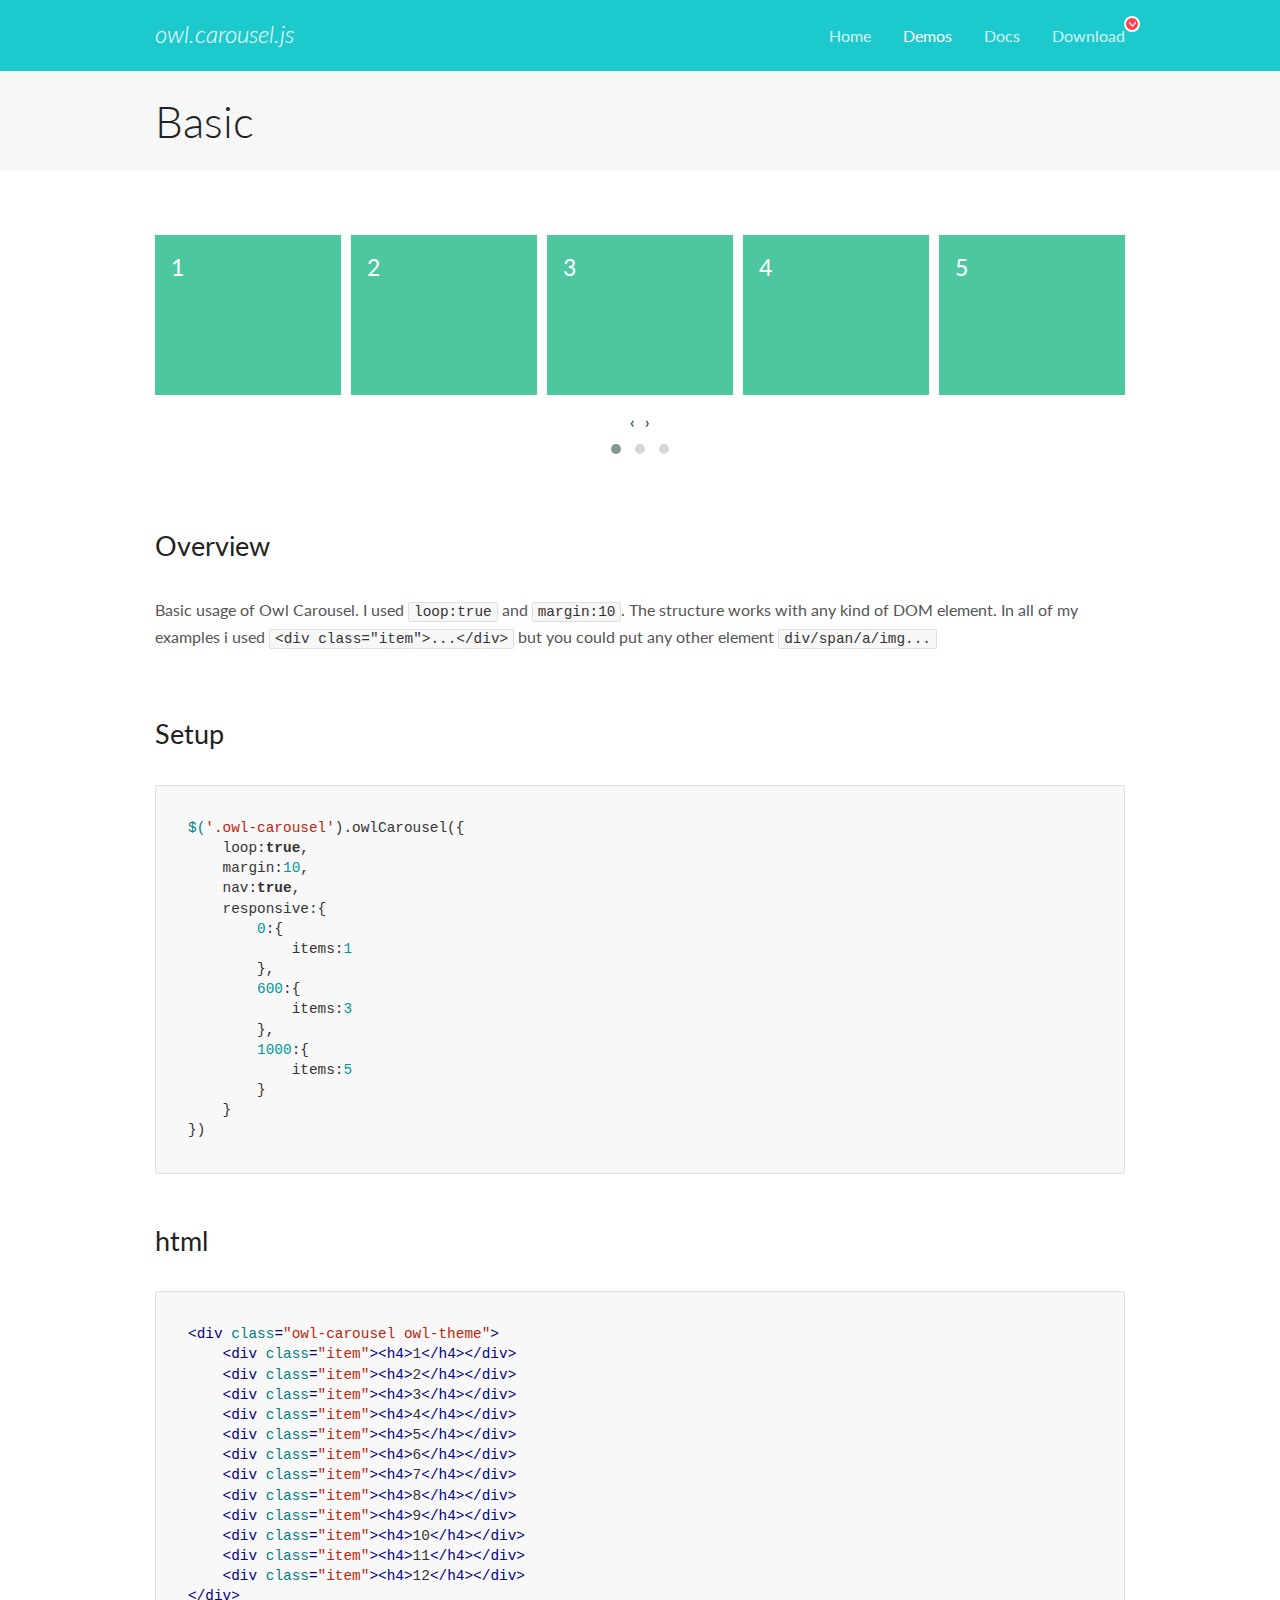
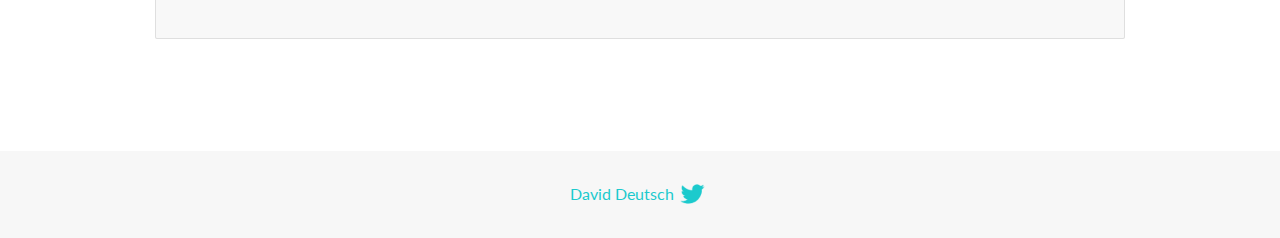
<file: assets/vendor/OwlCarousel/docs/demos/basic.html>
<!DOCTYPE html>
<html lang="en">
  <head>

    <!-- head -->
    <meta charset="utf-8">
    <meta name="msapplication-tap-highlight" content="no" />
    <meta name="viewport" content="width=device-width, initial-scale=1.0" />
    <meta name="description" content="Basic usage demo">
    <meta name="author" content="David Deutsch">
    <title>
      Basic Demo | Owl Carousel | 2.3.4
    </title>

    <!-- Stylesheets -->
    <link href='https://fonts.googleapis.com/css?family=Lato:300,400,700,400italic,300italic' rel='stylesheet' type='text/css'>
    <link rel="stylesheet" href="../assets/css/docs.theme.min.css">

    <!-- Owl Stylesheets -->
    <link rel="stylesheet" href="../assets/owlcarousel/assets/owl.carousel.min.css">
    <link rel="stylesheet" href="../assets/owlcarousel/assets/owl.theme.default.min.css">

    <!-- HTML5 shim and Respond.js IE8 support of HTML5 elements and media queries -->

    <!--[if lt IE 9]>
      <script src="https://oss.maxcdn.com/libs/html5shiv/3.7.0/html5shiv.js"></script>
      <script src="https://oss.maxcdn.com/libs/respond.js/1.3.0/respond.min.js"></script>
    <![endif]-->

    <!-- Favicons -->
    <link rel="apple-touch-icon-precomposed" sizes="144x144" href="../assets/ico/apple-touch-icon-144-precomposed.png">
    <link rel="shortcut icon" href="../assets/ico/favicon.png">
    <link rel="shortcut icon" href="favicon.ico">

    <!-- Yeah i know js should not be in header. Its required for demos.-->

    <!-- javascript -->
    <script src="../assets/vendors/jquery.min.js"></script>
    <script src="../assets/owlcarousel/owl.carousel.js"></script>
  </head>
  <body>

    <!-- header -->
    <header class="header">
      <div class="row">
        <div class="large-12 columns">
          <div class="brand left">
            <h3>
              <a href="/OwlCarousel2/">owl.carousel.js</a> 
            </h3>
          </div>
          <a id="toggle-nav" class="right">
            <span></span> <span></span> <span></span> 
          </a> 
          <div class="nav-bar">
            <ul class="clearfix">
              <li> <a href="/OwlCarousel2/index.html">Home</a>  </li>
              <li class="active">
                <a href="/OwlCarousel2/demos/demos.html">Demos</a> 
              </li>
              <li> <a href="/OwlCarousel2/docs/started-welcome.html">Docs</a>  </li>
              <li>
                <a href="https://github.com/OwlCarousel2/OwlCarousel2/archive/2.3.4.zip">Download</a> 
                <span class="download"></span> 
              </li>
            </ul>
          </div>
        </div>
      </div>
    </header>

    <!-- title -->
    <section class="title">
      <div class="row">
        <div class="large-12 columns">
          <h1>Basic</h1>
        </div>
      </div>
    </section>

    <!--  Demos -->
    <section id="demos">
      <div class="row">
        <div class="large-12 columns">
          <div class="owl-carousel owl-theme">
            <div class="item">
              <h4>1</h4>
            </div>
            <div class="item">
              <h4>2</h4>
            </div>
            <div class="item">
              <h4>3</h4>
            </div>
            <div class="item">
              <h4>4</h4>
            </div>
            <div class="item">
              <h4>5</h4>
            </div>
            <div class="item">
              <h4>6</h4>
            </div>
            <div class="item">
              <h4>7</h4>
            </div>
            <div class="item">
              <h4>8</h4>
            </div>
            <div class="item">
              <h4>9</h4>
            </div>
            <div class="item">
              <h4>10</h4>
            </div>
            <div class="item">
              <h4>11</h4>
            </div>
            <div class="item">
              <h4>12</h4>
            </div>
          </div>
          <h3 id="overview">Overview</h3>
          <p>Basic usage of Owl Carousel. I used <code>loop:true</code> and <code>margin:10</code>. The structure works with any kind of DOM element. In all of my examples i used <code>&lt;div class=&quot;item&quot;&gt;...&lt;/div&gt;</code> but you could
            put any other element <code>div/span/a/img...</code></p>
          <h3 id="setup">Setup</h3>
          <pre><code>$(&#39;.owl-carousel&#39;).owlCarousel({
    loop:true,
    margin:10,
    nav:true,
    responsive:{
        0:{
            items:1
        },
        600:{
            items:3
        },
        1000:{
            items:5
        }
    }
})</code></pre>
          <h3 id="html">html</h3>
          <pre><code>&lt;div class=&quot;owl-carousel owl-theme&quot;&gt;
    &lt;div class=&quot;item&quot;&gt;&lt;h4&gt;1&lt;/h4&gt;&lt;/div&gt;
    &lt;div class=&quot;item&quot;&gt;&lt;h4&gt;2&lt;/h4&gt;&lt;/div&gt;
    &lt;div class=&quot;item&quot;&gt;&lt;h4&gt;3&lt;/h4&gt;&lt;/div&gt;
    &lt;div class=&quot;item&quot;&gt;&lt;h4&gt;4&lt;/h4&gt;&lt;/div&gt;
    &lt;div class=&quot;item&quot;&gt;&lt;h4&gt;5&lt;/h4&gt;&lt;/div&gt;
    &lt;div class=&quot;item&quot;&gt;&lt;h4&gt;6&lt;/h4&gt;&lt;/div&gt;
    &lt;div class=&quot;item&quot;&gt;&lt;h4&gt;7&lt;/h4&gt;&lt;/div&gt;
    &lt;div class=&quot;item&quot;&gt;&lt;h4&gt;8&lt;/h4&gt;&lt;/div&gt;
    &lt;div class=&quot;item&quot;&gt;&lt;h4&gt;9&lt;/h4&gt;&lt;/div&gt;
    &lt;div class=&quot;item&quot;&gt;&lt;h4&gt;10&lt;/h4&gt;&lt;/div&gt;
    &lt;div class=&quot;item&quot;&gt;&lt;h4&gt;11&lt;/h4&gt;&lt;/div&gt;
    &lt;div class=&quot;item&quot;&gt;&lt;h4&gt;12&lt;/h4&gt;&lt;/div&gt;
&lt;/div&gt;</code></pre>
          <script>
            $(document).ready(function() {
              var owl = $('.owl-carousel');
              owl.owlCarousel({
                margin: 10,
                nav: true,
                loop: true,
                responsive: {
                  0: {
                    items: 1
                  },
                  600: {
                    items: 3
                  },
                  1000: {
                    items: 5
                  }
                }
              })
            })
          </script>
        </div>
      </div>
    </section>

    <!-- footer -->
    <footer class="footer">
      <div class="row">
        <div class="large-12 columns">
          <h5>
            <a href="/OwlCarousel2/docs/support-contact.html">David Deutsch</a> 
            <a id="custom-tweet-button" href="https://twitter.com/share?url=https://github.com/OwlCarousel2/OwlCarousel2&text=Owl Carousel - This is so awesome! " target="_blank"></a> 
          </h5>
        </div>
      </div>
    </footer>

    <!-- vendors -->
    <script src="../assets/vendors/highlight.js"></script>
    <script src="../assets/js/app.js"></script>
  </body>
</html>
</file>
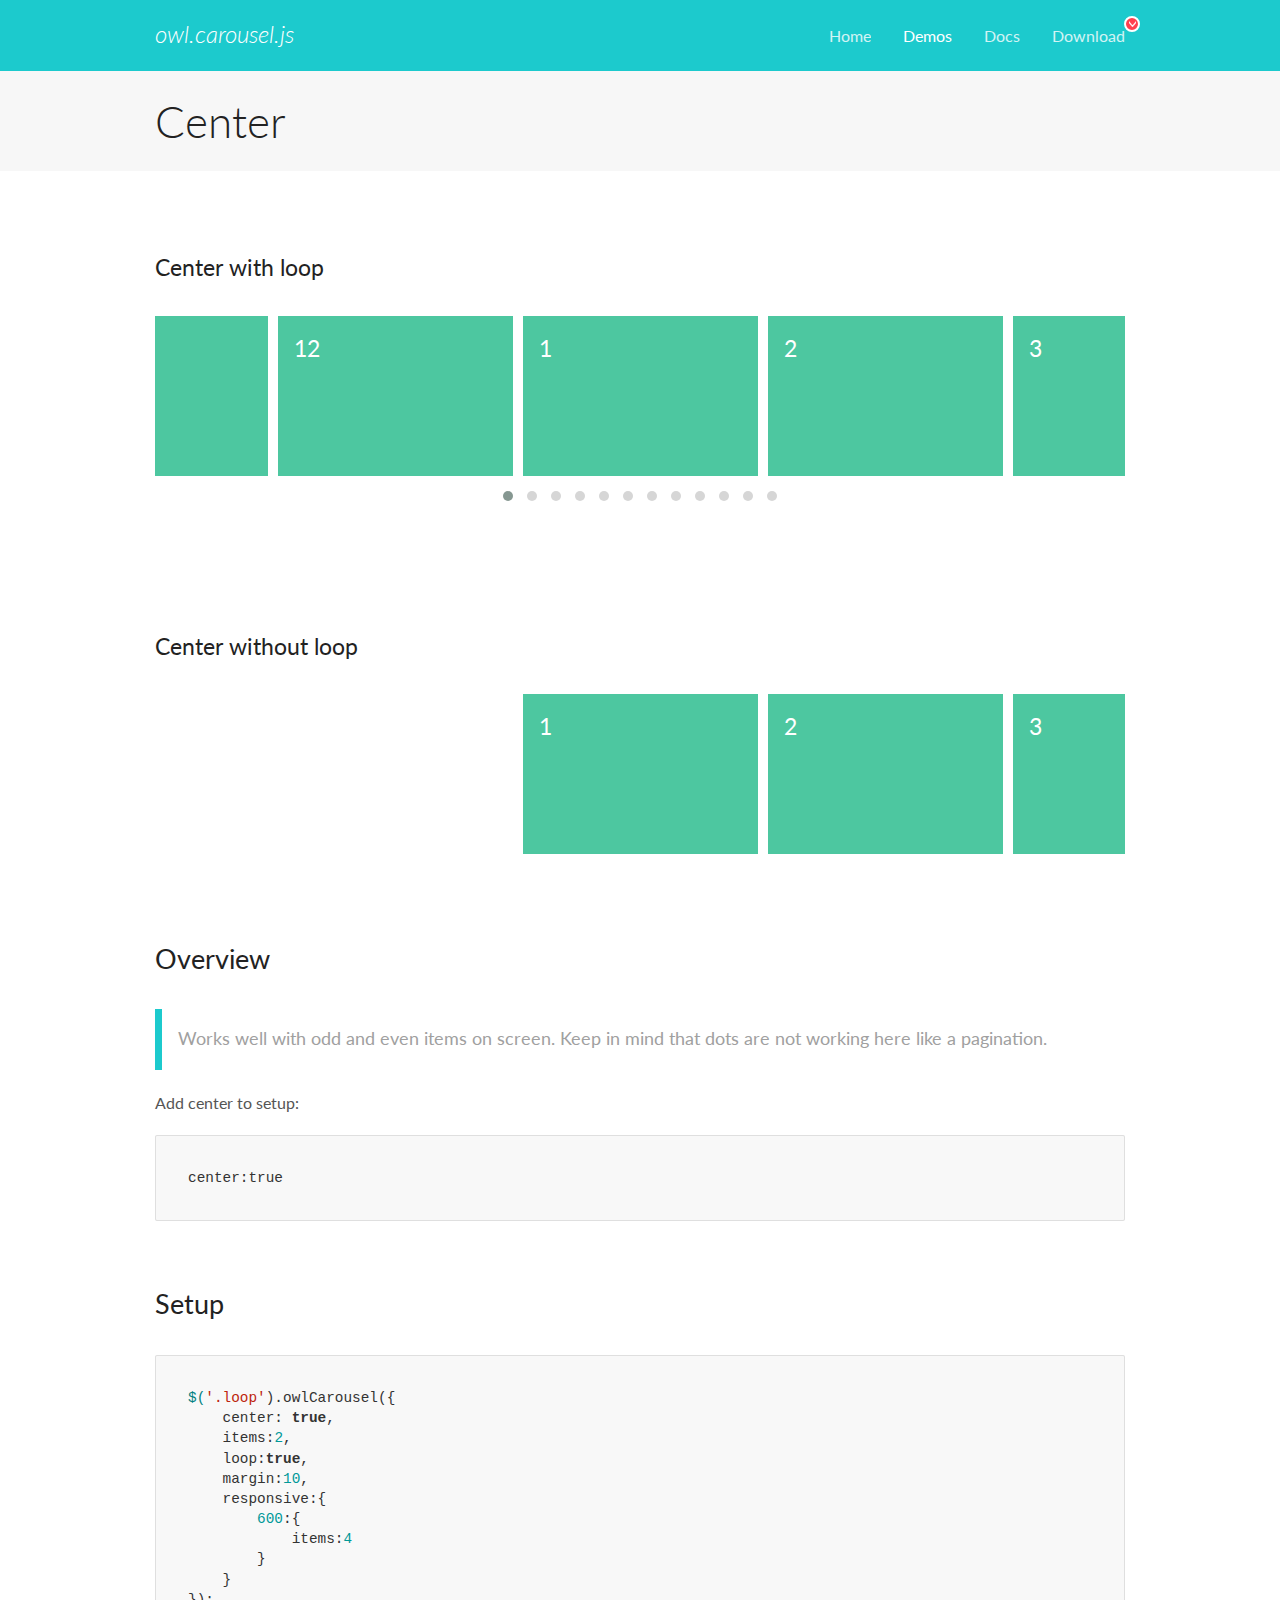
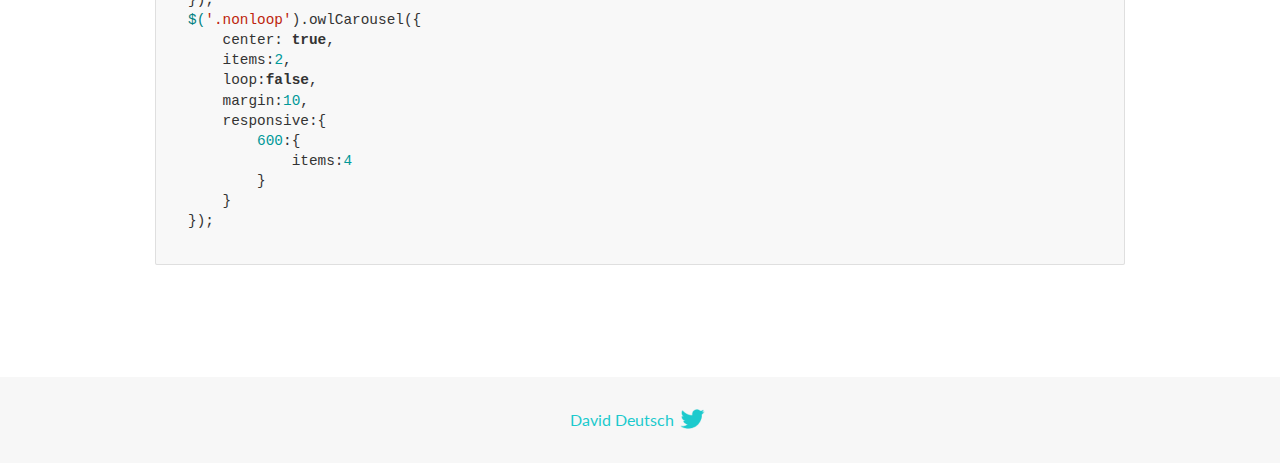
<file: assets/vendor/OwlCarousel/docs/demos/center.html>
<!DOCTYPE html>
<html lang="en">
  <head>

    <!-- head -->
    <meta charset="utf-8">
    <meta name="msapplication-tap-highlight" content="no" />
    <meta name="viewport" content="width=device-width, initial-scale=1.0" />
    <meta name="description" content="Center carousel">
    <meta name="author" content="David Deutsch">
    <title>
      Center Demo | Owl Carousel | 2.3.4
    </title>

    <!-- Stylesheets -->
    <link href='https://fonts.googleapis.com/css?family=Lato:300,400,700,400italic,300italic' rel='stylesheet' type='text/css'>
    <link rel="stylesheet" href="../assets/css/docs.theme.min.css">

    <!-- Owl Stylesheets -->
    <link rel="stylesheet" href="../assets/owlcarousel/assets/owl.carousel.min.css">
    <link rel="stylesheet" href="../assets/owlcarousel/assets/owl.theme.default.min.css">

    <!-- HTML5 shim and Respond.js IE8 support of HTML5 elements and media queries -->

    <!--[if lt IE 9]>
      <script src="https://oss.maxcdn.com/libs/html5shiv/3.7.0/html5shiv.js"></script>
      <script src="https://oss.maxcdn.com/libs/respond.js/1.3.0/respond.min.js"></script>
    <![endif]-->

    <!-- Favicons -->
    <link rel="apple-touch-icon-precomposed" sizes="144x144" href="../assets/ico/apple-touch-icon-144-precomposed.png">
    <link rel="shortcut icon" href="../assets/ico/favicon.png">
    <link rel="shortcut icon" href="favicon.ico">

    <!-- Yeah i know js should not be in header. Its required for demos.-->

    <!-- javascript -->
    <script src="../assets/vendors/jquery.min.js"></script>
    <script src="../assets/owlcarousel/owl.carousel.js"></script>
  </head>
  <body>

    <!-- header -->
    <header class="header">
      <div class="row">
        <div class="large-12 columns">
          <div class="brand left">
            <h3>
              <a href="/OwlCarousel2/">owl.carousel.js</a> 
            </h3>
          </div>
          <a id="toggle-nav" class="right">
            <span></span> <span></span> <span></span> 
          </a> 
          <div class="nav-bar">
            <ul class="clearfix">
              <li> <a href="/OwlCarousel2/index.html">Home</a>  </li>
              <li class="active">
                <a href="/OwlCarousel2/demos/demos.html">Demos</a> 
              </li>
              <li> <a href="/OwlCarousel2/docs/started-welcome.html">Docs</a>  </li>
              <li>
                <a href="https://github.com/OwlCarousel2/OwlCarousel2/archive/2.3.4.zip">Download</a> 
                <span class="download"></span> 
              </li>
            </ul>
          </div>
        </div>
      </div>
    </header>

    <!-- title -->
    <section class="title">
      <div class="row">
        <div class="large-12 columns">
          <h1>Center</h1>
        </div>
      </div>
    </section>

    <!--  Demos -->
    <section id="demos">
      <div class="row">
        <div class="large-12 columns">
          <h4 id="center-with-loop">Center with loop</h4>
          <div class="loop owl-carousel owl-theme">
            <div class="item">
              <h4>1</h4>
            </div>
            <div class="item">
              <h4>2</h4>
            </div>
            <div class="item">
              <h4>3</h4>
            </div>
            <div class="item">
              <h4>4</h4>
            </div>
            <div class="item">
              <h4>5</h4>
            </div>
            <div class="item">
              <h4>6</h4>
            </div>
            <div class="item">
              <h4>7</h4>
            </div>
            <div class="item">
              <h4>8</h4>
            </div>
            <div class="item">
              <h4>9</h4>
            </div>
            <div class="item">
              <h4>10</h4>
            </div>
            <div class="item">
              <h4>11</h4>
            </div>
            <div class="item">
              <h4>12</h4>
            </div>
          </div>
          <br>
          <h4 id="center-without-loop">Center without loop</h4>
          <div class="nonloop owl-carousel">
            <div class="item">
              <h4>1</h4>
            </div>
            <div class="item">
              <h4>2</h4>
            </div>
            <div class="item">
              <h4>3</h4>
            </div>
            <div class="item">
              <h4>4</h4>
            </div>
            <div class="item">
              <h4>5</h4>
            </div>
            <div class="item">
              <h4>6</h4>
            </div>
            <div class="item">
              <h4>7</h4>
            </div>
            <div class="item">
              <h4>8</h4>
            </div>
            <div class="item">
              <h4>9</h4>
            </div>
            <div class="item">
              <h4>10</h4>
            </div>
            <div class="item">
              <h4>11</h4>
            </div>
            <div class="item">
              <h4>12</h4>
            </div>
          </div>
          <h3 id="overview">Overview</h3>
          <blockquote>
            <p>Works well with odd and even items on screen. Keep in mind that dots are not working here like a pagination.</p>
          </blockquote>
          <p>Add center to setup:</p>
          <pre><code>center:true</code></pre>
          <h3 id="setup">Setup</h3>
          <pre><code>$(&#39;.loop&#39;).owlCarousel({
    center: true,
    items:2,
    loop:true,
    margin:10,
    responsive:{
        600:{
            items:4
        }
    }
});
$(&#39;.nonloop&#39;).owlCarousel({
    center: true,
    items:2,
    loop:false,
    margin:10,
    responsive:{
        600:{
            items:4
        }
    }
});</code></pre>
          <script>
            jQuery(document).ready(function($) {
              $('.loop').owlCarousel({
                center: true,
                items: 2,
                loop: true,
                margin: 10,
                responsive: {
                  600: {
                    items: 4
                  }
                }
              });
              $('.nonloop').owlCarousel({
                center: true,
                items: 2,
                loop: false,
                margin: 10,
                responsive: {
                  600: {
                    items: 4
                  }
                }
              });
            });
          </script>
        </div>
      </div>
    </section>

    <!-- footer -->
    <footer class="footer">
      <div class="row">
        <div class="large-12 columns">
          <h5>
            <a href="/OwlCarousel2/docs/support-contact.html">David Deutsch</a> 
            <a id="custom-tweet-button" href="https://twitter.com/share?url=https://github.com/OwlCarousel2/OwlCarousel2&text=Owl Carousel - This is so awesome! " target="_blank"></a> 
          </h5>
        </div>
      </div>
    </footer>

    <!-- vendors -->
    <script src="../assets/vendors/highlight.js"></script>
    <script src="../assets/js/app.js"></script>
  </body>
</html>
</file>
<file: assets/css/style.css>
@font-face {
    font-family: Gotham;
    src: url('../font-gotham/Gotham-Light.otf');
}

@font-face {
    font-family: Gotham-Bold;
    src: url('../font-gotham/Gotham-Bold.otf');
}

body {
    background: rgb(0, 0, 0) url('../img/image.jpg') no-repeat center center fixed;
    -webkit-background-size: cover;
    -moz-background-size: cover;
    -o-background-size: cover;
    background-size: cover;
    margin: 0;
    padding: 0;
    height: 100%;
    font-style: normal;
    font-family: Gotham;
    display: flex;
    flex-direction: column;
}

h1, h4, b {
    font-family: Gotham-Bold;
}

h1 {
    color: #FFB320;
    text-transform: uppercase;
    font-weight: bold;
    font-size: 52px;
    margin-bottom: 30px;
}

a:hover {
    text-decoration: none;
}

nav .navbar-toggler {
    border: none;
    color: #FFB320 !important;
    font-size: 2.0rem;
}

/* hide close when burger shown */
.navbar-toggler.collapsed .close-icon {
    display: none;
}

.navbar-toggler.collapsed .navbar-toggler-icon {
    display: inline;
}

.navbar-toggler:not(.collapsed) .navbar-toggler-icon {
    display: none;
}

.navbar-nav .nav-link {
    font-style: normal;
    font-weight: bold;
    font-size: 4rem;
    color: #fff;
}

.mx-10 {
    margin-top: 10%;
}

.side-menu h3 {
    color: #FFB320;
    font-style: normal;
    font-weight: bold;
    font-size: 48px;
    padding-bottom: 20px;
    margin-top: -15px;
    font-family: Gotham-Bold;

}

.side-menu {
    border-left: 1px solid #ffffff;
    margin: 20px 0px 30px 0;
}

.content {
    margin-top: 60px;
    flex: 1 0 auto;

}

.top-text {
    font-size: 30px;
    color: white;
    margin: 0 75px;
}

.top-text h2 {
    color: #fff;
    font-size: 64px;
    text-transform: lowercase;
}

.top-text h2 b {
    color: #FFB320;
    font-family: Gotham-Bold;

}

.right-content {
    margin-top: 50px;
}

.right-content p {
    color: #ffffff;
    font-weight: normal;
    font-size: 14px;
    text-align: justify;
}

.hr-line {
    border-top: 1px solid #FFB320;
    width: 360px;
    margin-top: 45px;
}

.hr-line-white {
    border-top: 1px solid #ffffff;
    width: 200px;
    position: absolute;
    right: 15px;
}

.site-btn {
    border: 1px solid #FFB320;
    text-transform: uppercase;
    border-radius: 18px;
    padding: 6px;
    -webkit-transition: all 0.4s;
    -moz-transition: all 0.4s;
    transition: all 0.4s;
    font-weight: bold;
    font-family: Gotham-bold;
    width: 70%;
}

.watch-btn {
    background: none;
    color: #FFB320;
    overflow: hidden;
    position: relative;
}

.watch-btn:hover {
    background: #ffffff;
    color: #FFB320;
    border: 1px solid #FFB320;
    -webkit-transition: all 0.4s;
    -moz-transition: all 0.4s;
    transition: all 0.4s;
}

.watch-btn:after {
    content: '';
    position: absolute;
    z-index: -1;
    -webkit-transition: all 0.4s;
    -moz-transition: all 0.4s;
    transition: all 0.4s;
    width: 100%;
    height: 0;
    bottom: 0;
    right: 0;
    background: #fff;
}

.watch-btn:hover:after,
.watch-btn:active:after {
    height: 100%;
}

.trailer-btn {
    background: #FFB320;
    color: #fff;
  

}
.where__watch h3{
        color: #fff;
        font-weight: 800;
        text-transform: uppercase;
        font-size: 24px;
       
}
.where__watch p {
	/* margin-left: -80px; */
}
.px-sm-0 {
    padding: auto;
}

.donate-btn {
    background: #fff;
    color: #FFB320;
    /* bottom: 0; */
    /* right: 0; */
    /* position: absolute; */
}

.trailer span {
    color: #ffffff;
    padding-left: 4.5vw;
}

.trailer-side {
    color: #FFB320;
    text-align: right;
}

.trailer-side span {
    font-size: 12px;
}

.down-buttons {
    margin-top: 70px;
}

.soundtrack {

    text-align: center;
    text-transform: uppercase;
    /*padding-top: 20px;*/
}
.top__watch {
    color: #fff;
    font-weight: 800;
    text-transform: uppercase;
    font-size: 24px;
}
.soundtrack a {
    color: #ffffff;
}

.soundtrack b {
    font-weight: 700;
}

.side-content p {
    color: #ffffff;
    font-size: 16px;
}

.side-content p span {
    padding-right: 10px;
}

.side-content h4 {
    color: #FFB320;
    font-size: 24px;
    padding: 20px 0 30px;
}

.right-side-content h5 {
    color: #FFB320;
    font-size: 22px;

}

.right-side-content p {
    color: white;
    font-size: 22px;
    font-family: Gotham-bold;
    text-align: center;
}

.mt-8 {
    margin-top: 3rem;
}

.email a {
    color: white;
    font-size: 18px;
    transition: .3s;
}
.wha__ico img {
    width: 60px;
    margin: 10px auto;
}

.email a:hover {
    text-decoration: none;
    color: #FFB320;
}

.watch-page h3 {
    text-transform: uppercase;
    color: white;
    font-size: 30px;
    font-family: Gotham-Bold;
}

.watch-page h4 {
    font-size: 36px;
    color: #FFB320;
    margin-top: -30px;
    margin-bottom: 30px;
}
.watch-ico {
	background: #fff;
	color: #ffb320;
	border-radius: 50%;
	padding: 10px;
	font-size: 40px;
}
.watch-icons .wha__body {
	background: #ffb320;
	color: #fff;
	border-radius: 31px;
	padding: 15px 20px;

	border: 2px solid #ffb320;
	transition: .3s;
	height: 100%;
}
.watch-icons .wha__text {
	font-size: 14px;
	font-weight: 700;
	text-transform: uppercase;
	color: #fff;
	text-align: left;
	margin-left: 80px;
	font-size: 18px;
}
.watch-icons .wha__ico {
    float: left;
}
.watch-page svg{
    width:40px;
}
.watch-page .wha__body:hover {
	background: #ffb320d1;
}
.watch-page p{
    color: #fff;
}

.sound__icons a {
	background: #ffb320;
	color: #fff;
	border-radius: 30px;
	padding: 30px 20px;
	border: 1px solid #ffb320;
	transition: .3s;

}
.sound__icons a:hover {
	background: #ffb320d1;
}

.poster h1 {
	font-size: 32px;
	font-weight: lighter;
}
.poster p{
    color: #fff;
    text-transform: uppercase;
    font-size: 12px;
}
.poster hr{

    border-top: 1px solid rgba(255, 255, 255, 0.59);
    width: 10%;
    float: left;
    
}
.owl-theme .owl-nav {
	
    position: absolute;
    top: 30%;
    width: 100%;
}
.owl-theme .owl-nav [class*="owl-"]:hover {
	background: none;
	
}
.owl-theme .owl-dots{
    margin-top: 50px;
}
.owl-theme .owl-prev{
    float: left;  
    position: absolute;
	left: -10%;  
}

.owl-theme .owl-next{
    float: right;
    position: absolute;
	right: -10%;
}

.news-page h2 {
    font-size: 36px;
    color: #fff;
    margin-bottom: 40px;
}

.input-email, .submit-btn {
    background: none;
    border: 1px solid #FFB320;
    border-radius: 24px;
    padding: 7px 10px;
    color: #fff;
    font-size: 14px;
}

.input-email {
    width: 250px;
    background: rgba(0, 0, 0, 0.6);
}

.submit-btn {
    border: 1px solid #ffffff;
    margin-left: 20px;
    width: 100px;
    transition: .3s;
}

.submit-btn:hover {
    background: #fff;
    color: #000;
}

.my-10 {
    margin: 10% 0;
}

.footer {
    flex-shrink: 0;
    margin: 20px 0;
}

.footer a:hover {
    text-decoration: none;
}

.footer span a {
    color: #FFB320;
    font-size: 12px;
}

.footer .social-links {
    color: white;
    font-size: 14px;

}

.footer .social-links b {
    text-transform: uppercase;
    font-family: Gotham-Bold;

}

.footer .social-links i, .email i {
    background: #ffffff;
    color: #000;
    border-radius: 50%;
    padding: 10px;
    margin-right: 10px;
}

@media (max-width: 992px) {
    .top-text {
        margin: 0 !important;
    }
    .mar_top_md{
        margin-top: 1rem;
    }
   
}

@media (max-width: 768px) {
    .side-menu {
        margin: 40px 0 0 0;
    }

    .hr-line {
        display: none;
    }
    .site-btn{
        width: 100%;
    }

}

@media (max-width: 576px) {
    .navbar-nav .nav-link {
        font-size: 36px;
    }

    .right-content h1 {
        font-size: 40px;
    }

    .top-text {
        font-size: 18px;
    }

    .top-text h2 {
        font-size: 40px;
    }

    .side-menu h3 {
        font-size: 24px;
    }

    .px-sm-0 {
        padding: 0;
    }

    .submit-btn {
        margin-left: 0;
    }

    .footer .social-links, .footer span a {
        font-size: 10px;
    }

    .footer .social-links i {
        padding: 5px;
        margin-right: 0px;
    }
    .watch-page h4 {
        font-size: 30px;
        margin-top: 0px;
    }

    .site-btn{
        width: 100%;
        font-size: 13px;
    }
    .owl-theme .owl-prev{
        left: 0;  
    }
    
    .owl-theme .owl-next{
        right: 0;
    }
    .sound__icons .sound__div {
        margin: 3rem 2rem 0 0;
    }
}

@keyframes from-up {
    0% {
        top: 100px;
    }
    100% {
        top: 0px;
    }
}

@keyframes from-left {
    0% {
        bottom: 100px;
    }
    100% {
        bottom: 0px;
    }
}

@keyframes shake {
    0% {
        transform: translate(1px, 1px) rotate(0deg);
    }
    /*10% { transform: translate(-1px, -2px) rotate(-1deg); }*/
    25% {
        transform: translate(-2px, 0px) rotate(1deg);
    }
    /*30% { transform: translate(3px, 2px) rotate(0deg); }*/
    /*40% { transform: translate(1px, -1px) rotate(1deg); }*/
    50% {
        transform: translate(-1px, 2px) rotate(0deg);
    }
    /*60% { transform: translate(-3px, 1px) rotate(0deg); }*/
    75% {
        transform: translate(2px, 1px) rotate(-1deg);
    }
    /*80% { transform: translate(-1px, -1px) rotate(1deg); }*/
    /*90% { transform: translate(1px, 2px) rotate(0deg); }*/
    100% {
        transform: translate(1px, -2px) rotate(0deg);
    }
}

.right-content {
    animation: from-up 1s;

}

.left-content {
    animation: from-left 1s;

}

.animate-lion:hover {

    animation: shake 1s;

    animation-iteration-count: infinite;

}
</file>
